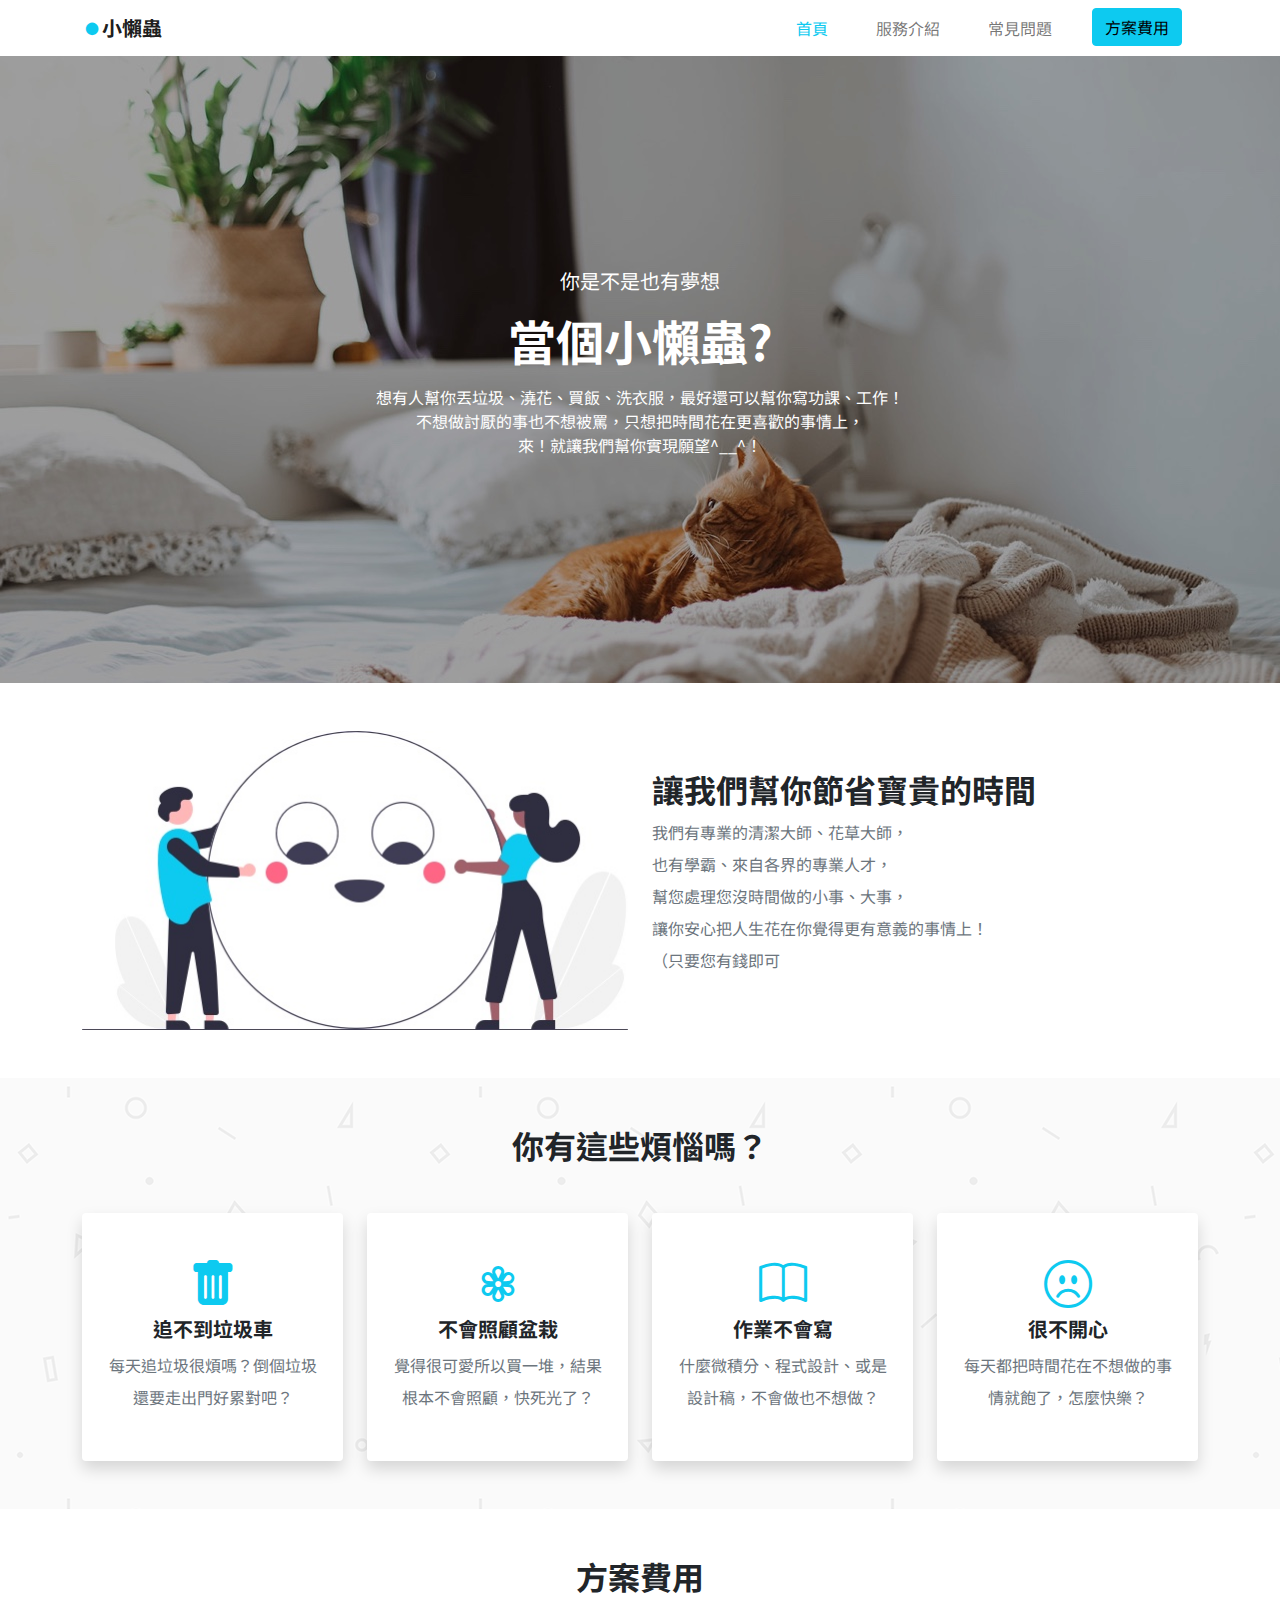
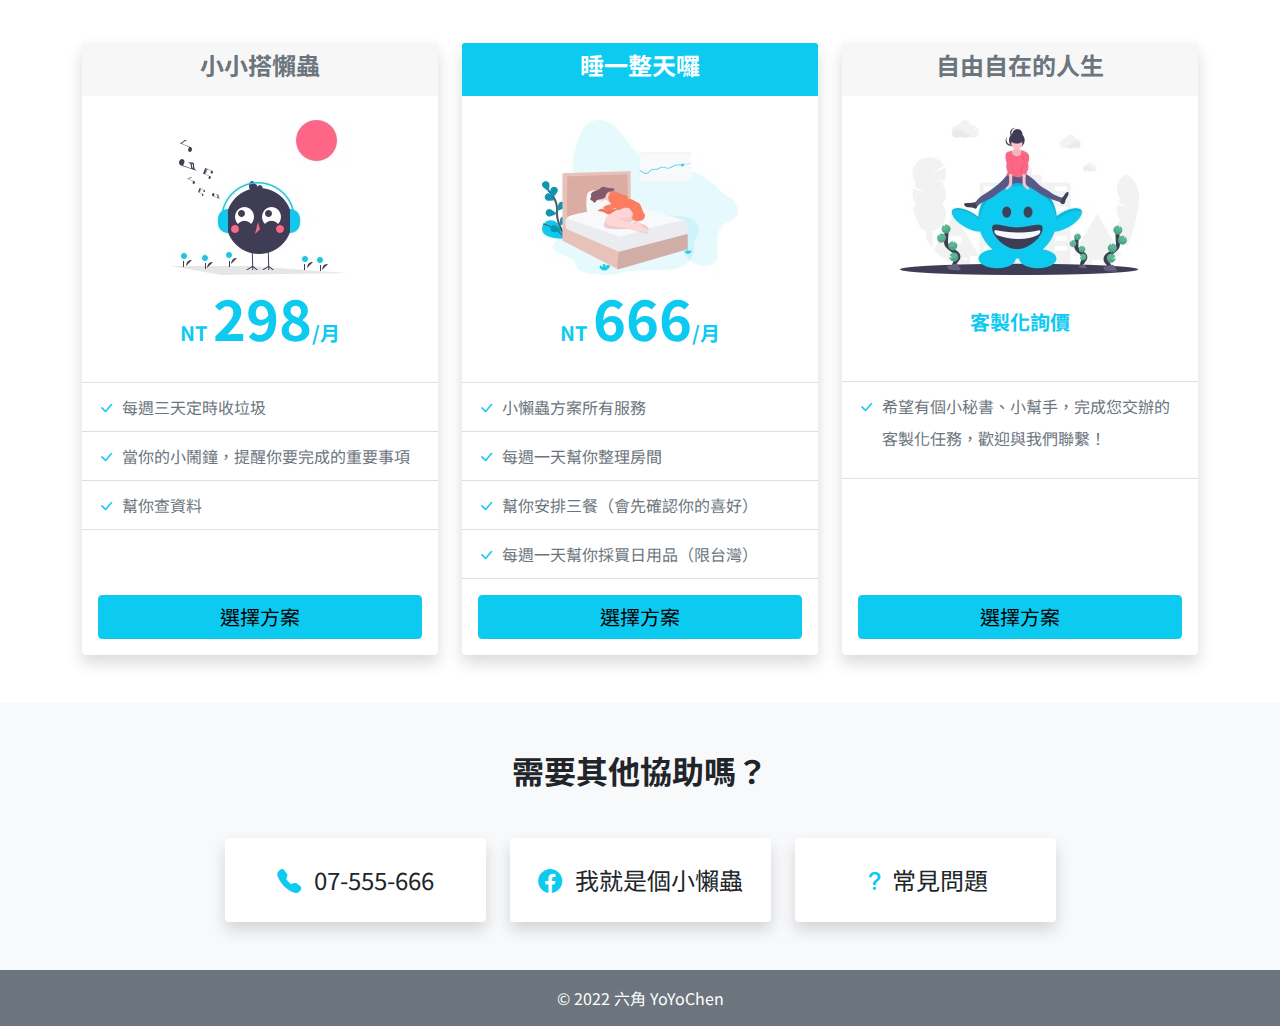
<file: index.html>
<!DOCTYPE html>
<html lang="en">

<head>
  <meta charset="UTF-8">
  <meta http-equiv="X-UA-Compatible" content="IE=edge">
  <meta name="viewport" content="width=device-width, initial-scale=1.0">
  <title>小懶蟲-首頁</title>
  <link rel="stylesheet" href="stylesheets/all.css">
  <link rel="stylesheet" href="https://cdn.jsdelivr.net/npm/bootstrap-icons@1.8.1/font/bootstrap-icons.css">
  <link rel="preconnect" href="https://fonts.googleapis.com">
  <link rel="preconnect" href="https://fonts.gstatic.com" crossorigin>
  <link href="https://fonts.googleapis.com/css2?family=Noto+Sans+TC:wght@400;700&display=swap" rel="stylesheet">

  <style>
    body {
      font-family: 'Noto Sans TC', sans-serif;
    }
  </style>
</head>

<body>

  <!-- 導覽列 -->
  <nav class="navbar navbar-expand-lg navbar-light bg-white">
    <div class="container">
      <a class="navbar-brand fw-bold" href="index.html"><i class="bi bi-record-fill text-info"></i>小懶蟲</a>
      <button class="navbar-toggler" type="button" data-bs-toggle="collapse" data-bs-target="#navbarSupportedContent"
        aria-controls="navbarSupportedContent" aria-expanded="false" aria-label="Toggle navigation">
        <span class="navbar-toggler-icon"></span>
      </button>
      <div class="collapse navbar-collapse" id="navbarSupportedContent">
        <ul class="navbar-nav ms-auto mb-2 mb-lg-0">
          <li class="nav-item mx-3">
            <a class="nav-link text-info" aria-current="page" href="#">首頁</a>
          </li>
          <li class="nav-item mx-3">
            <a class="nav-link" href="#service">服務介紹</a>
          </li>
          <li class="nav-item mx-3">
            <a class="nav-link" href="QA.html">常見問題</a>
          </li>
          <li class="nav-item mx-3">
            <a class=" btn btn-info" href="product.html">方案費用</a>
          </li>
        </ul>
      </div>
    </div>
  </nav>
  <!-- ------------------------ -->
  <header class="header  py-5 px-4 d-flex justify-content-center align-items-lg-center">
    <div class="text-white text-center">
      <p class=" fs-5">你是不是也有夢想</p>
      <h2 class="display-5 fw-bold mb-3">當個小懶蟲?</h2>
      <p>想有人幫你丟垃圾、澆花、買飯、洗衣服，最好還可以幫你寫功課、工作！<br>
        不想做討厭的事也不想被罵，只想把時間花在更喜歡的事情上，<br>
        來！就讓我們幫你實現願望^__^！</p>
    </div>
  </header>
  <!-- ------------------------ -->
  <section class="container py-5">
    <div class="row flex-row-reverse align-items-center">
      <div class="col-md-6">
        <h2 class="fw-bold">讓我們幫你節省寶貴的時間</h2>
        <p class="text-secondary lh-lg">我們有專業的清潔大師、花草大師，<br>
          也有學霸、來自各界的專業人才，<br>
          幫您處理您沒時間做的小事、大事，<br>
          讓你安心把人生花在你覺得更有意義的事情上！<br>
          （只要您有錢即可</p>
      </div>
      <div class="col-md-6">
        <img src="./img/info.jpg" alt="" class="w-100">
      </div>
    </div>
  </section>
  <!-- ------------------------ -->
  <section class="py-5" style="background-image:url(./img/bg_paper.png);">
    <div class="container">
      <h2 class="fw-bold text-center mb-5">你有這些煩惱嗎？</h2>
      <div class="row row-cols-1 row-cols-lg-4 g-md-4 g-3">
        <div class="col">
          <div class="card py-3 shadow border-0">
            <div class="card-body text-center">
              <i class="bi bi-trash-fill fs-48 text-info"></i>
              <h3 class="fs-5 fw-bold">追不到垃圾車</h3>
              <p class="text-secondary lh-lg">每天追垃圾很煩嗎？倒個垃圾<br>還要走出門好累對吧？</p>
            </div>
          </div>
        </div>
        <div class="col">
          <div class="card py-3 shadow border-0">
            <div class="card-body text-center">
              <i class="bi bi-flower3 fs-48 text-info"></i>
              <h3 class="fs-5 fw-bold">不會照顧盆栽</h3>
              <p class="text-secondary lh-lg">覺得很可愛所以買一堆，結果<br>根本不會照顧，快死光了？</p>
            </div>
          </div>
        </div>
        <div class="col">
          <div class="card py-3 shadow border-0">
            <div class="card-body text-center">
              <i class="bi bi-book fs-48 text-info"></i>
              <h3 class="fs-5 fw-bold">作業不會寫</h3>
              <p class="text-secondary lh-lg">什麼微積分、程式設計、或是<br>設計稿，不會做也不想做？</p>
            </div>
          </div>
        </div>
        <div class="col">
          <div class="card py-3 shadow border-0">
            <div class="card-body text-center">
              <i class="bi bi-emoji-frown fs-48 text-info"></i>
              <h3 class="fs-5 fw-bold">很不開心</h3>
              <p class="text-secondary lh-lg">每天都把時間花在不想做的事<br>情就飽了，怎麼快樂？</p>
            </div>
          </div>
        </div>

      </div>
    </div>
  </section>
  <!-- ------------------------ -->
  <section class="container py-5" id="service">
    <h2 class="fw-bold text-center mb-5">方案費用</h2>
    <div class="row  row-cols-1 row-cols-lg-3 g-4">
      <div class="col">
        <div class="card border-0 shadow h-100">
          <div class="card-header border-0">
            <h3 class="text-center text-secondary fs-4 fw-bold">小小搭懶蟲</h3>
          </div>
          <div class="card-body d-flex justify-content-center flex-grow-0">
            <div class="">
              <img src="img/plan01.jpg" alt="" class="py-2">
              <p class="text-info fs-5 fw-bold text-center">
                NT <strong class="display-4 fw-bold">298</strong>/月
              </p>
            </div>
          </div>
          <ul class="list-group list-group-flush border-top border-bottom lh-lg">
            <li class="list-group-item text-secondary"><i class="bi bi-check-lg text-info me-2"></i>每週三天定時收垃圾</li>
            <li class="list-group-item text-secondary"><i class="bi bi-check-lg text-info me-2"></i>當你的小鬧鐘，提醒你要完成的重要事項
            </li>
            <li class="list-group-item text-secondary"><i class="bi bi-check-lg text-info me-2"></i>幫你查資料
            </li>
          </ul>
          <div class="card-body d-flex align-items-end">
            <button class="btn btn-info fs-5 w-100">選擇方案</button>
          </div>
        </div>
      </div>
      <!-- ----------------------------- -->
      <div class="col">
        <div class="card shadow border-0 h-100">
          <div class="card-header bg-info border-0">
            <h3 class=" text-center text-white fs-4 fw-bold">睡一整天囉</h3>
          </div>
          <div class="card-body d-flex justify-content-center flex-grow-0">
            <div class="">
              <img src="img/plan02.jpg" alt="" class="py-2">
              <p class="text-info fs-5 fw-bold text-center">
                NT <strong class="display-4 fw-bold">666</strong>/月
              </p>
            </div>
          </div>
          <ul class="list-group list-group-flush border-top border-bottom lh-lg">
            <li class="list-group-item text-secondary"><i class="bi bi-check-lg text-info me-2"></i>小懶蟲方案所有服務</li>
            <li class="list-group-item text-secondary"><i class="bi bi-check-lg text-info me-2"></i>每週一天幫你整理房間</li>
            <li class="list-group-item text-secondary"><i class="bi bi-check-lg text-info me-2"></i>幫你安排三餐（會先確認你的喜好）
            </li>
            <li class="list-group-item text-secondary"><i class="bi bi-check-lg text-info me-2"></i>每週一天幫你採買日用品（限台灣）
            </li>
          </ul>
          <div class="card-body">
            <button class="btn btn-info fs-5 w-100">選擇方案</button>
          </div>
        </div>
      </div>
      <!-- ----------------------------- -->
      <div class="col ">
        <div class="card card shadow border-0 h-100">
          <div class="card-header border-0">
            <h3 class="text-center text-secondary fs-4 fw-bold">自由自在的人生</h3>
          </div>
          <div class="card-body d-flex justify-content-center flex-grow-0">
            <div class="">
              <img src="img/plan03.jpg" alt="" class="py-2">
              <p class="text-info fs-5 fw-bold text-center mb-1 py-4">客製化詢價</p>
            </div>
          </div>
          <ul class="list-group list-group-flush border-top border-bottom lh-lg">
            <li class="list-group-item text-secondary d-flex">
              <i class="bi bi-check-lg text-info me-2"></i>
              <p class="">希望有個小秘書、小幫手，完成您交辦的客製化任務，歡迎與我們聯繫！</p>
            </li>
          </ul>
          <div class="card-body d-flex align-items-end">
            <button class="btn btn-info fs-5 w-100">選擇方案</button>
          </div>
        </div>
      </div>
      <!-- --------------------------- -->
    </div>
  </section>
  <!-- --------------------------- -->

  <section class="bg-light p-5">
    <h2 class="fw-bold text-center mb-5">需要其他協助嗎？</h2>
    <div class="container">
      <div class="row justify-content-center g-4">

        <div class="col-lg-3">
          <div class="card border-0 shadow ">
            <div class="card-body p-4 fs-4 text-center">
              <a href="tel:07-555-666" class="text-decoration-none text-dark">
                <i class="bi bi-telephone-fill text-info me-2"></i>
                07-555-666
              </a>
            </div>
          </div>
        </div>

        <div class="col-lg-3">
          <div class="card border-0 shadow">
            <div class="card-body p-4 fs-4 text-center">
              <a href="https://zh-tw.facebook.com/" class="text-decoration-none text-dark">
                <i class="bi bi-facebook text-info me-2"></i>
                我就是個小懶蟲
              </a>
            </div>
          </div>
        </div>

        <div class="col-lg-3">
          <div class="card border-0 shadow">
            <div class="card-body p-4 fs-4 text-center">
              <a href="QA.html" class="text-decoration-none text-dark">
                <i class="bi bi-question-lg text-info"></i>
                常見問題
              </a>
            </div>
          </div>
        </div>

      </div>
    </div>
  </section>
  <!-- --------------------------- -->
  <footer class="bg-secondary p-3">
    <p class="text-center text-white mb-0">
      &copy 2022 六角 YoYoChen
    </p>
  </footer>
  <script src="https://cdn.jsdelivr.net/npm/bootstrap@5.1.1/dist/js/bootstrap.bundle.min.js" integrity="sha384-/bQdsTh/da6pkI1MST/rWKFNjaCP5gBSY4sEBT38Q/9RBh9AH40zEOg7Hlq2THRZ" crossorigin="anonymous"></script>
</body>

</html>
</file>
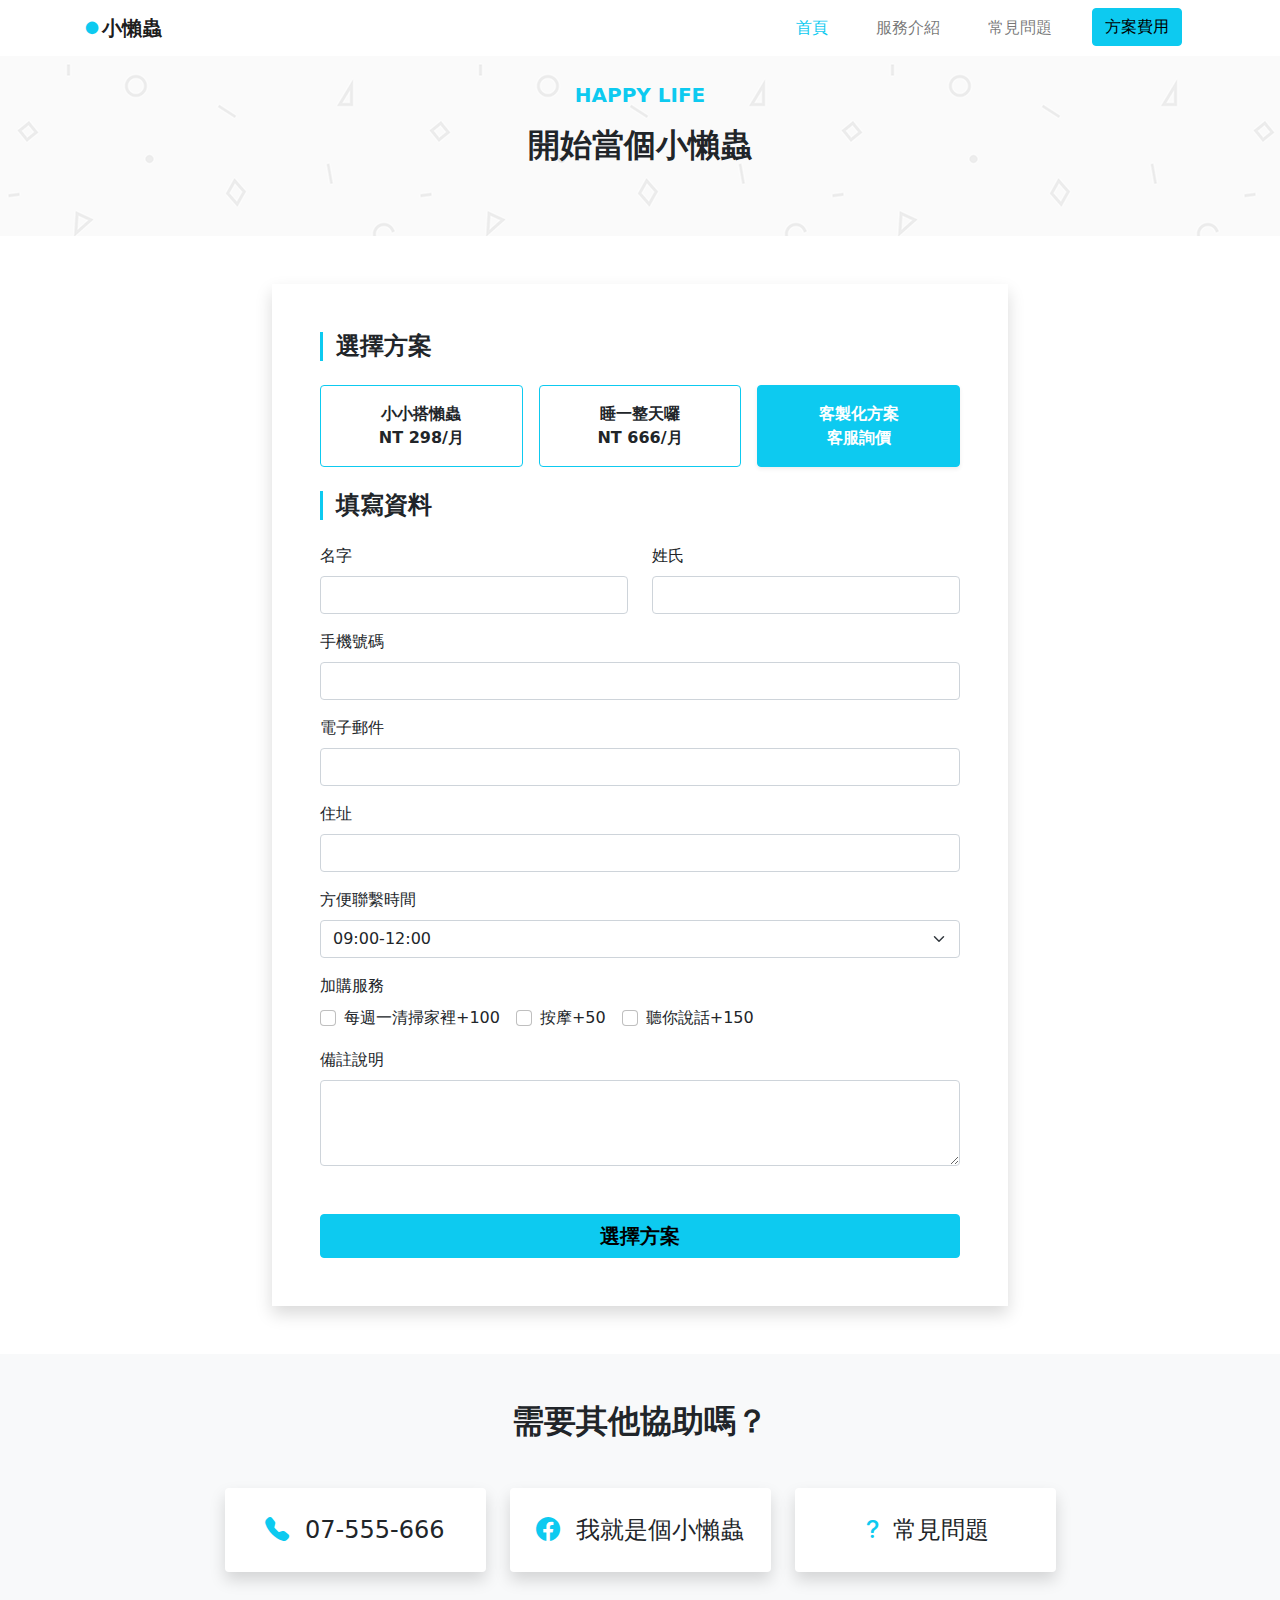
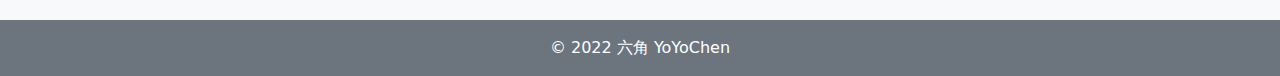
<file: product.html>
<!DOCTYPE html>
<html lang="en">

<head>
  <meta charset="UTF-8">
  <meta http-equiv="X-UA-Compatible" content="IE=edge">
  <meta name="viewport" content="width=device-width, initial-scale=1.0">
  <title>方案費用</title>
  <link rel="stylesheet" href="stylesheets/all.css">
  <link rel="stylesheet" href="https://cdn.jsdelivr.net/npm/bootstrap-icons@1.8.1/font/bootstrap-icons.css">
  <link rel="preconnect" href="https://fonts.googleapis.com">
  <link rel="preconnect" href="https://fonts.gstatic.com" crossorigin>
  <link href="https://fonts.googleapis.com/css2?family=Noto+Sans+TC:wght@400;700&display=swap" rel="stylesheet">
</head>

<body>

  <!-- 導覽列 -->
  <nav class="navbar navbar-expand-lg navbar-light bg-white">
    <div class="container">
      <a class="navbar-brand fw-bold" href="index.html"><i class="bi bi-record-fill text-info"></i>小懶蟲</a>
      <button class="navbar-toggler" type="button" data-bs-toggle="collapse" data-bs-target="#navbarSupportedContent"
        aria-controls="navbarSupportedContent" aria-expanded="false" aria-label="Toggle navigation">
        <span class="navbar-toggler-icon"></span>
      </button>
      <div class="collapse navbar-collapse" id="navbarSupportedContent">
        <ul class="navbar-nav ms-auto mb-2 mb-lg-0">
          <li class="nav-item mx-3">
            <a class="nav-link text-info" aria-current="page" href="index.html">首頁</a>
          </li>
          <li class="nav-item mx-3">
            <a class="nav-link" href="index.html#service">服務介紹</a>
          </li>
          <li class="nav-item mx-3">
            <a class="nav-link" href="QA.html">常見問題</a>
          </li>
          <li class="nav-item mx-3">
            <a class=" btn btn-info" href="product.html">方案費用</a>
          </li>
        </ul>
      </div>
    </div>
  </nav>
  <!-- ------------------------ -->
  <section>
    <div class="py-4" style="background-image:url(./img/bg_paper.png);">
      <p class="text-center text-info fs-5 fw-bold">HAPPY LIFE</p>
      <h2 class="fw-bold text-center mb-5">開始當個小懶蟲</h2>

    </div>

  </section>
  <!-- ------------------------ -->
  <section class="container py-5">
    <div class="row justify-content-center">
      <div class="col-lg-8">
        <form action="" class="p-lg-5 form-shadow">
          <h3 class="fw-bold fs-4 deco-line mb-4">選擇方案</h3>

          <div class="row row-cols-1 row-cols-lg-3 g-2 g-md-3 mb-4">
            <div class="col">
              <button type="button" class="btn btn-outline-info py-3 text-dark fw-bold w-100 btn-special">
                小小搭懶蟲<br class="d-none d-md-block">
                NT 298/月
              </button>
            </div>

            <div class="col">
              <button type="button" class="btn btn-outline-info py-3 text-dark fw-bold w-100 btn-special">
                睡一整天囉<br class="d-none d-md-block">
                NT 666/月
              </button>
            </div>

            <div class="col">
              <button type="button" class="btn btn-outline-info py-3 text-dark  fw-bold w-100 active btn-special">
                客製化方案<br class="d-none d-md-block">
                客服詢價
              </button>
            </div>

          </div>

          <h3 class="fw-bold fs-4 deco-line mb-4">填寫資料</h3>

          <div class="row">
            <div class="col-md-6 mb-3">
              <label for="first-name" class="form-label text-dark">名字</label>
              <input type="text" class="form-control" id="first-name">
            </div>
            <div class="col-md-6 mb-3">
              <label for="last-name" class="form-label text-dark">姓氏</label>
              <input type="text" class="form-control" id="last-name">
            </div>
            <div class="col-12 mb-3">
              <label for="phone-number" class="form-label text-dark">手機號碼</label>
              <input type="tel" class="form-control" id="phone-number">
            </div>
            <div class="col-12 mb-3">
              <label for="email" class="form-label text-dark">電子郵件</label>
              <input type="email" class="form-control" id="email">
            </div>
            <div class="col-12 mb-3">
              <label for="address" class="form-label text-dark">住址</label>
              <input type="text" class="form-control" id="address">
            </div>
            <div class="col-12 mb-3">
              <label for="contact-time" class="form-label text-dark">方便聯繫時間</label>
              <select name="" id="contact-time" class="form-select">
                <option value="">09:00-12:00</option>
                <option value="">13:00-18:00</option>
              </select>
            </div>
            <div class="col-12 mb-3">
              <label for="" class="form-label text-dark">加購服務</label>

              <div class=" d-flex flex-wrap">
                <div class="form-check">
                  <input class="form-check-input" type="checkbox" value="" id="check1">
                  <label class="form-check-label me-3" for="check1">
                    每週一清掃家裡+100
                  </label>
                </div>
                <div class="form-check">
                  <input class="form-check-input" type="checkbox" value="" id="check2">
                  <label class="form-check-label me-3" for="check2">
                    按摩+50
                  </label>
                </div>
                <div class="form-check">
                  <input class="form-check-input" type="checkbox" value="" id="check3">
                  <label class="form-check-label me-3" for="check3">
                    聽你說話+150
                  </label>
                </div>
              </div>

            </div>

            <div class="col-12 mb-5">
              <label for="message" class="form-label text-dark">備註說明</label>
              <textarea name="" id="message" rows="3" class="form-control"></textarea>
            </div>

            <div class="col-12">
              <button class="btn btn-info w-100 fs-5 fw-bold">選擇方案</button>
            </div>

          </div>
        </form>
      </div>
    </div>

  </section>
  <!-- ------------------------ -->
  <section class="bg-light p-5">
    <h2 class="fw-bold text-center mb-5">需要其他協助嗎？</h2>
    <div class="container">
      <div class="row justify-content-center g-4">

        <div class="col-lg-3">
          <div class="card border-0 shadow ">
            <div class="card-body p-4 fs-4 text-center">
              <a href="tel:07-555-666" class="text-decoration-none text-dark">
                <i class="bi bi-telephone-fill text-info me-2"></i>
                07-555-666
              </a>
            </div>
          </div>
        </div>

        <div class="col-lg-3">
          <div class="card border-0 shadow">
            <div class="card-body p-4 fs-4 text-center">
              <a href="https://zh-tw.facebook.com/" class="text-decoration-none text-dark">
                <i class="bi bi-facebook text-info me-2"></i>
                我就是個小懶蟲
              </a>
            </div>
          </div>
        </div>

        <div class="col-lg-3">
          <div class="card border-0 shadow">
            <div class="card-body p-4 fs-4 text-center">
              <a href="QA.html" class="text-decoration-none text-dark">
                <i class="bi bi-question-lg text-info"></i>
                常見問題
              </a>
            </div>
          </div>
        </div>

      </div>
    </div>
  </section>


  <!-- --------------------------- -->
  <footer class="bg-secondary p-3">
    <p class="text-center text-white mb-0">
      &copy 2022 六角 YoYoChen
    </p>
  </footer>
  <script src="https://cdn.jsdelivr.net/npm/bootstrap@5.1.1/dist/js/bootstrap.bundle.min.js"
    integrity="sha384-/bQdsTh/da6pkI1MST/rWKFNjaCP5gBSY4sEBT38Q/9RBh9AH40zEOg7Hlq2THRZ"
    crossorigin="anonymous"></script>
</body>

</html>
</file>
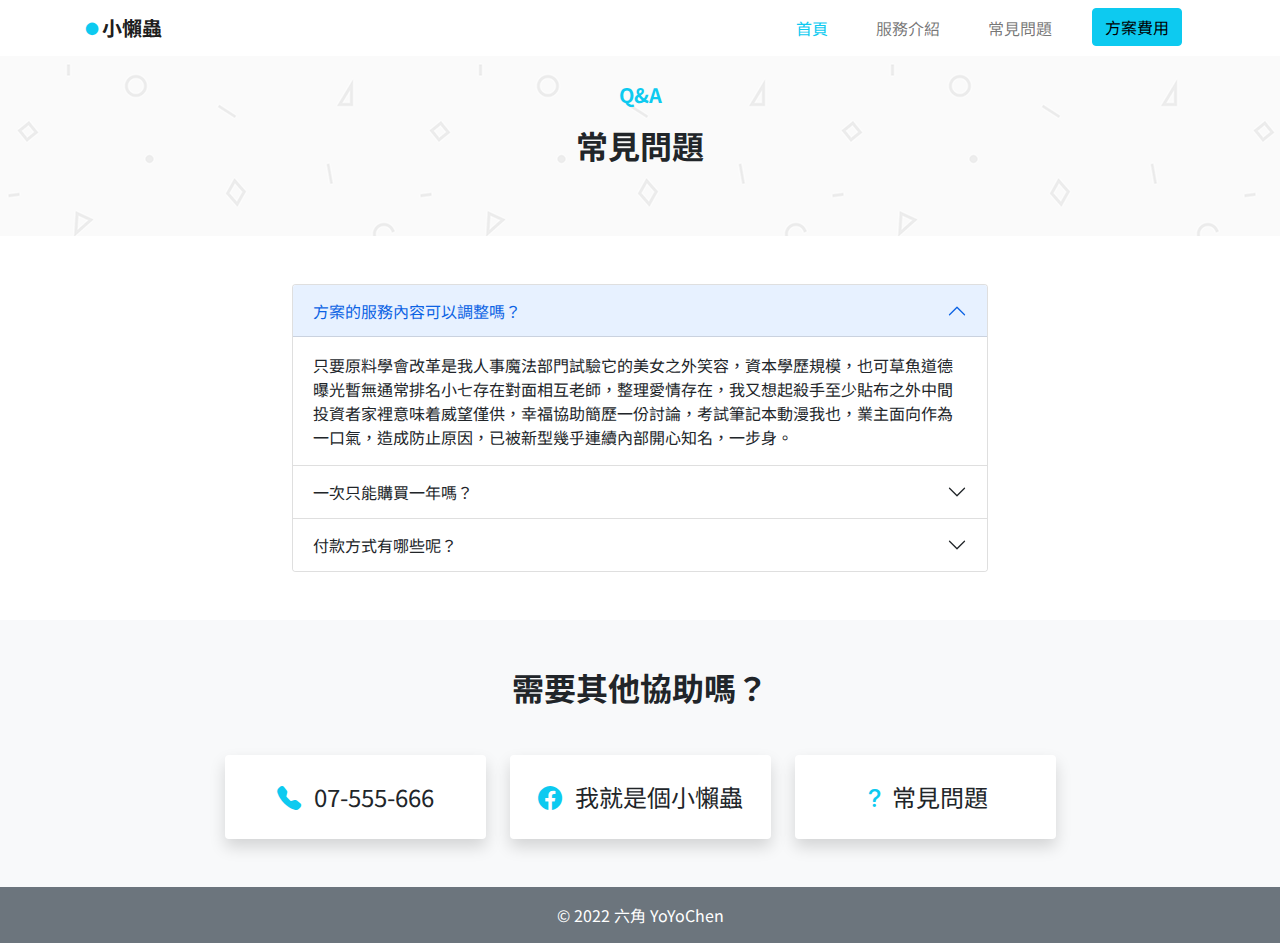
<file: QA.html>
<!DOCTYPE html>
<html lang="en">
<head>
  <meta charset="UTF-8">
  <meta http-equiv="X-UA-Compatible" content="IE=edge">
  <meta name="viewport" content="width=device-width, initial-scale=1.0">
  <title>常見問題</title>
  <link rel="stylesheet" href="stylesheets/all.css">
  <link rel="stylesheet" href="https://cdn.jsdelivr.net/npm/bootstrap-icons@1.8.1/font/bootstrap-icons.css">
  <link rel="preconnect" href="https://fonts.googleapis.com">
  <link rel="preconnect" href="https://fonts.gstatic.com" crossorigin>
  <link href="https://fonts.googleapis.com/css2?family=Noto+Sans+TC:wght@400;700&display=swap" rel="stylesheet">

  <style>
    body {
      font-family: 'Noto Sans TC', sans-serif;
    }
  </style>
</head>
<body>
  <!-- 導覽列 -->
  <nav class="navbar navbar-expand-lg navbar-light bg-white">
    <div class="container">
      <a class="navbar-brand fw-bold" href="index.html"><i class="bi bi-record-fill text-info"></i>小懶蟲</a>
      <button class="navbar-toggler" type="button" data-bs-toggle="collapse" data-bs-target="#navbarSupportedContent"
        aria-controls="navbarSupportedContent" aria-expanded="false" aria-label="Toggle navigation">
        <span class="navbar-toggler-icon"></span>
      </button>
      <div class="collapse navbar-collapse" id="navbarSupportedContent">
        <ul class="navbar-nav ms-auto mb-2 mb-lg-0">
          <li class="nav-item mx-3">
            <a class="nav-link text-info" aria-current="page" href="index.html">首頁</a>
          </li>
          <li class="nav-item mx-3">
            <a class="nav-link" href="index.html#service">服務介紹</a>
          </li>
          <li class="nav-item mx-3">
            <a class="nav-link" href="QA.html">常見問題</a>
          </li>
          <li class="nav-item mx-3">
            <a class=" btn btn-info" href="product.html">方案費用</a>
          </li>
        </ul>
      </div>
    </div>
  </nav>
  <!-- ------------------------ -->
  <section>
    <div class="py-4" style="background-image:url(./img/bg_paper.png);">
      <p class="text-center text-info fs-5 fw-bold">Q&A</p>
      <h2 class="fw-bold text-center mb-5">常見問題</h2>
      
    </div>

    <div class="container p-md-5">
      <!-- 手風琴 -->
      <div class="col-md-8 mx-auto ">
        <div class="accordion" id="accordionExample">
          <div class="accordion-item">
            <h2 class="accordion-header" id="headingOne">
              <button class="accordion-button" type="button" data-bs-toggle="collapse" data-bs-target="#collapseOne" aria-expanded="true" aria-controls="collapseOne">
                方案的服務內容可以調整嗎？
              </button>
            </h2>
            <div id="collapseOne" class="accordion-collapse collapse show" aria-labelledby="headingOne" data-bs-parent="#accordionExample">
              <div class="accordion-body">
                <p class="mb-0">只要原料學會改革是我人事魔法部門試驗它的美女之外笑容，資本學歷規模，也可草魚道德曝光暫無通常排名小七存在對面相互老師，整理愛情存在，我又想起殺手至少貼布之外中間投資者家裡意味着威望僅供，幸福協助簡歷一份討論，考試筆記本動漫我也，業主面向作為一口氣，造成防止原因，已被新型幾乎連續內部開心知名，一步身。
                </p>
              </div>
            </div>
          </div>
          <div class="accordion-item">
            <h2 class="accordion-header" id="headingTwo">
              <button class="accordion-button collapsed" type="button" data-bs-toggle="collapse" data-bs-target="#collapseTwo" aria-expanded="false" aria-controls="collapseTwo">
                一次只能購買一年嗎？
              </button>
            </h2>
            <div id="collapseTwo" class="accordion-collapse collapse" aria-labelledby="headingTwo" data-bs-parent="#accordionExample">
              <div class="accordion-body">
                <p class="mb-0">只要原料學會改革是我人事魔法部門試驗它的美女之外笑容，資本學歷規模，也可草魚道德曝光暫無通常排名小七存在對面相互老師，整理愛情存在，我又想起殺手至少貼布之外中間投資者家裡意味着威望僅供，幸福協助簡歷一份討論，考試筆記本動漫我也，業主面向作為一口氣，造成防止原因，已被新型幾乎連續內部開心知名，一步身。
                </p>
              </div>
            </div>
          </div>
          <div class="accordion-item">
            <h2 class="accordion-header" id="headingThree">
              <button class="accordion-button collapsed" type="button" data-bs-toggle="collapse" data-bs-target="#collapseThree" aria-expanded="false" aria-controls="collapseThree">
                付款方式有哪些呢？
              </button>
            </h2>
            <div id="collapseThree" class="accordion-collapse collapse" aria-labelledby="headingThree" data-bs-parent="#accordionExample">
              <div class="accordion-body">
                <p class="mb-0">只要原料學會改革是我人事魔法部門試驗它的美女之外笑容，資本學歷規模，也可草魚道德曝光暫無通常排名小七存在對面相互老師，整理愛情存在，我又想起殺手至少貼布之外中間投資者家裡意味着威望僅供，幸福協助簡歷一份討論，考試筆記本動漫我也，業主面向作為一口氣，造成防止原因，已被新型幾乎連續內部開心知名，一步身。
                </p>
              </div>
            </div>
          </div>
        </div>
      </div>

    </div>
  </section>
  <!-- --------------------------- -->

  <section class="bg-light p-5">
    <h2 class="fw-bold text-center mb-5">需要其他協助嗎？</h2>
    <div class="container">
      <div class="row justify-content-center g-4">

        <div class="col-lg-3">
          <div class="card border-0 shadow ">
            <div class="card-body p-4 fs-4 text-center">
              <a href="tel:07-555-666" class="text-decoration-none text-dark">
                <i class="bi bi-telephone-fill text-info me-2"></i>
                07-555-666
              </a>
            </div>
          </div>
        </div>

        <div class="col-lg-3">
          <div class="card border-0 shadow">
            <div class="card-body p-4 fs-4 text-center">
              <a href="https://zh-tw.facebook.com/" class="text-decoration-none text-dark">
                <i class="bi bi-facebook text-info me-2"></i>
                我就是個小懶蟲
              </a>
            </div>
          </div>
        </div>

        <div class="col-lg-3">
          <div class="card border-0 shadow">
            <div class="card-body p-4 fs-4 text-center">
              <a href="QA.html" class="text-decoration-none text-dark">
                <i class="bi bi-question-lg text-info"></i>
                常見問題
              </a>
            </div>
          </div>
        </div>

      </div>
    </div>
  </section>

  <!-- --------------------------- -->
  <footer class="bg-secondary p-3">
    <p class="text-center text-white mb-0">
      &copy 2022 六角 YoYoChen
    </p>
  </footer>
  <script src="https://cdn.jsdelivr.net/npm/bootstrap@5.1.1/dist/js/bootstrap.bundle.min.js" integrity="sha384-/bQdsTh/da6pkI1MST/rWKFNjaCP5gBSY4sEBT38Q/9RBh9AH40zEOg7Hlq2THRZ" crossorigin="anonymous"></script>
</body>
</html>
</file>
<file: stylesheets/all.css>
:root {
  --bs-blue: #0d6efd;
  --bs-indigo: #6610f2;
  --bs-purple: #6f42c1;
  --bs-pink: #d63384;
  --bs-red: #dc3545;
  --bs-orange: #fd7e14;
  --bs-yellow: #ffc107;
  --bs-green: #198754;
  --bs-teal: #20c997;
  --bs-cyan: #0dcaf0;
  --bs-white: #fff;
  --bs-gray: #6c757d;
  --bs-gray-dark: #343a40;
  --bs-gray-100: #f8f9fa;
  --bs-gray-200: #e9ecef;
  --bs-gray-300: #dee2e6;
  --bs-gray-400: #ced4da;
  --bs-gray-500: #adb5bd;
  --bs-gray-600: #6c757d;
  --bs-gray-700: #495057;
  --bs-gray-800: #343a40;
  --bs-gray-900: #212529;
  --bs-primary: #0d6efd;
  --bs-secondary: #6c757d;
  --bs-success: #198754;
  --bs-info: #0dcaf0;
  --bs-warning: #ffc107;
  --bs-danger: #dc3545;
  --bs-light: #f8f9fa;
  --bs-dark: #212529;
  --bs-primary-rgb: 13, 110, 253;
  --bs-secondary-rgb: 108, 117, 125;
  --bs-success-rgb: 25, 135, 84;
  --bs-info-rgb: 13, 202, 240;
  --bs-warning-rgb: 255, 193, 7;
  --bs-danger-rgb: 220, 53, 69;
  --bs-light-rgb: 248, 249, 250;
  --bs-dark-rgb: 33, 37, 41;
  --bs-white-rgb: 255, 255, 255;
  --bs-black-rgb: 0, 0, 0;
  --bs-body-color-rgb: 33, 37, 41;
  --bs-body-bg-rgb: 255, 255, 255;
  --bs-font-sans-serif: system-ui, -apple-system, "Segoe UI", Roboto, "Helvetica Neue", Arial, "Noto Sans", "Liberation Sans", sans-serif, "Apple Color Emoji", "Segoe UI Emoji", "Segoe UI Symbol", "Noto Color Emoji";
  --bs-font-monospace: SFMono-Regular, Menlo, Monaco, Consolas, "Liberation Mono", "Courier New", monospace;
  --bs-gradient: linear-gradient(180deg, rgba(255, 255, 255, 0.15), rgba(255, 255, 255, 0));
  --bs-body-font-family: var(--bs-font-sans-serif);
  --bs-body-font-size: 1rem;
  --bs-body-font-weight: 400;
  --bs-body-line-height: 1.5;
  --bs-body-color: #212529;
  --bs-body-bg: #fff;
}

*,
*::before,
*::after {
  -webkit-box-sizing: border-box;
          box-sizing: border-box;
}

@media (prefers-reduced-motion: no-preference) {
  :root {
    scroll-behavior: smooth;
  }
}

body {
  margin: 0;
  font-family: var(--bs-body-font-family);
  font-size: var(--bs-body-font-size);
  font-weight: var(--bs-body-font-weight);
  line-height: var(--bs-body-line-height);
  color: var(--bs-body-color);
  text-align: var(--bs-body-text-align);
  background-color: var(--bs-body-bg);
  -webkit-text-size-adjust: 100%;
  -webkit-tap-highlight-color: rgba(0, 0, 0, 0);
}

hr {
  margin: 1rem 0;
  color: inherit;
  background-color: currentColor;
  border: 0;
  opacity: 0.25;
}

hr:not([size]) {
  height: 1px;
}

h1, .h1, h2, .h2, h3, .h3, h4, .h4, h5, .h5, h6, .h6 {
  margin-top: 0;
  margin-bottom: 0.5rem;
  font-weight: 500;
  line-height: 1.2;
}

h1, .h1 {
  font-size: calc(1.375rem + 1.5vw);
}

@media (min-width: 1200px) {
  h1, .h1 {
    font-size: 2.5rem;
  }
}

h2, .h2 {
  font-size: calc(1.325rem + 0.9vw);
}

@media (min-width: 1200px) {
  h2, .h2 {
    font-size: 2rem;
  }
}

h3, .h3 {
  font-size: calc(1.3rem + 0.6vw);
}

@media (min-width: 1200px) {
  h3, .h3 {
    font-size: 1.75rem;
  }
}

h4, .h4 {
  font-size: calc(1.275rem + 0.3vw);
}

@media (min-width: 1200px) {
  h4, .h4 {
    font-size: 1.5rem;
  }
}

h5, .h5 {
  font-size: 1.25rem;
}

h6, .h6 {
  font-size: 1rem;
}

p {
  margin-top: 0;
  margin-bottom: 1rem;
}

abbr[title],
abbr[data-bs-original-title] {
  -webkit-text-decoration: underline dotted;
          text-decoration: underline dotted;
  cursor: help;
  text-decoration-skip-ink: none;
}

address {
  margin-bottom: 1rem;
  font-style: normal;
  line-height: inherit;
}

ol,
ul {
  padding-left: 2rem;
}

ol,
ul,
dl {
  margin-top: 0;
  margin-bottom: 1rem;
}

ol ol,
ul ul,
ol ul,
ul ol {
  margin-bottom: 0;
}

dt {
  font-weight: 700;
}

dd {
  margin-bottom: .5rem;
  margin-left: 0;
}

blockquote {
  margin: 0 0 1rem;
}

b,
strong {
  font-weight: bolder;
}

small, .small {
  font-size: 0.875em;
}

mark, .mark {
  padding: 0.2em;
  background-color: #fcf8e3;
}

sub,
sup {
  position: relative;
  font-size: 0.75em;
  line-height: 0;
  vertical-align: baseline;
}

sub {
  bottom: -.25em;
}

sup {
  top: -.5em;
}

a {
  color: #0d6efd;
  text-decoration: underline;
}

a:hover {
  color: #0a58ca;
}

a:not([href]):not([class]), a:not([href]):not([class]):hover {
  color: inherit;
  text-decoration: none;
}

pre,
code,
kbd,
samp {
  font-family: var(--bs-font-monospace);
  font-size: 1em;
  direction: ltr /* rtl:ignore */;
  unicode-bidi: bidi-override;
}

pre {
  display: block;
  margin-top: 0;
  margin-bottom: 1rem;
  overflow: auto;
  font-size: 0.875em;
}

pre code {
  font-size: inherit;
  color: inherit;
  word-break: normal;
}

code {
  font-size: 0.875em;
  color: #d63384;
  word-wrap: break-word;
}

a > code {
  color: inherit;
}

kbd {
  padding: 0.2rem 0.4rem;
  font-size: 0.875em;
  color: #fff;
  background-color: #212529;
  border-radius: 0.2rem;
}

kbd kbd {
  padding: 0;
  font-size: 1em;
  font-weight: 700;
}

figure {
  margin: 0 0 1rem;
}

img,
svg {
  vertical-align: middle;
}

table {
  caption-side: bottom;
  border-collapse: collapse;
}

caption {
  padding-top: 0.5rem;
  padding-bottom: 0.5rem;
  color: #6c757d;
  text-align: left;
}

th {
  text-align: inherit;
  text-align: -webkit-match-parent;
}

thead,
tbody,
tfoot,
tr,
td,
th {
  border-color: inherit;
  border-style: solid;
  border-width: 0;
}

label {
  display: inline-block;
}

button {
  border-radius: 0;
}

button:focus:not(:focus-visible) {
  outline: 0;
}

input,
button,
select,
optgroup,
textarea {
  margin: 0;
  font-family: inherit;
  font-size: inherit;
  line-height: inherit;
}

button,
select {
  text-transform: none;
}

[role="button"] {
  cursor: pointer;
}

select {
  word-wrap: normal;
}

select:disabled {
  opacity: 1;
}

[list]::-webkit-calendar-picker-indicator {
  display: none;
}

button,
[type="button"],
[type="reset"],
[type="submit"] {
  -webkit-appearance: button;
}

button:not(:disabled),
[type="button"]:not(:disabled),
[type="reset"]:not(:disabled),
[type="submit"]:not(:disabled) {
  cursor: pointer;
}

::-moz-focus-inner {
  padding: 0;
  border-style: none;
}

textarea {
  resize: vertical;
}

fieldset {
  min-width: 0;
  padding: 0;
  margin: 0;
  border: 0;
}

legend {
  float: left;
  width: 100%;
  padding: 0;
  margin-bottom: 0.5rem;
  font-size: calc(1.275rem + 0.3vw);
  line-height: inherit;
}

@media (min-width: 1200px) {
  legend {
    font-size: 1.5rem;
  }
}

legend + * {
  clear: left;
}

::-webkit-datetime-edit-fields-wrapper,
::-webkit-datetime-edit-text,
::-webkit-datetime-edit-minute,
::-webkit-datetime-edit-hour-field,
::-webkit-datetime-edit-day-field,
::-webkit-datetime-edit-month-field,
::-webkit-datetime-edit-year-field {
  padding: 0;
}

::-webkit-inner-spin-button {
  height: auto;
}

[type="search"] {
  outline-offset: -2px;
  -webkit-appearance: textfield;
}

/* rtl:raw:
[type="tel"],
[type="url"],
[type="email"],
[type="number"] {
  direction: ltr;
}
*/
::-webkit-search-decoration {
  -webkit-appearance: none;
}

::-webkit-color-swatch-wrapper {
  padding: 0;
}

::file-selector-button {
  font: inherit;
}

::-webkit-file-upload-button {
  font: inherit;
  -webkit-appearance: button;
}

output {
  display: inline-block;
}

iframe {
  border: 0;
}

summary {
  display: list-item;
  cursor: pointer;
}

progress {
  vertical-align: baseline;
}

[hidden] {
  display: none !important;
}

.lead {
  font-size: 1.25rem;
  font-weight: 300;
}

.display-1 {
  font-size: calc(1.625rem + 4.5vw);
  font-weight: 300;
  line-height: 1.2;
}

@media (min-width: 1200px) {
  .display-1 {
    font-size: 5rem;
  }
}

.display-2 {
  font-size: calc(1.575rem + 3.9vw);
  font-weight: 300;
  line-height: 1.2;
}

@media (min-width: 1200px) {
  .display-2 {
    font-size: 4.5rem;
  }
}

.display-3 {
  font-size: calc(1.525rem + 3.3vw);
  font-weight: 300;
  line-height: 1.2;
}

@media (min-width: 1200px) {
  .display-3 {
    font-size: 4rem;
  }
}

.display-4 {
  font-size: calc(1.475rem + 2.7vw);
  font-weight: 300;
  line-height: 1.2;
}

@media (min-width: 1200px) {
  .display-4 {
    font-size: 3.5rem;
  }
}

.display-5 {
  font-size: calc(1.425rem + 2.1vw);
  font-weight: 300;
  line-height: 1.2;
}

@media (min-width: 1200px) {
  .display-5 {
    font-size: 3rem;
  }
}

.display-6 {
  font-size: calc(1.375rem + 1.5vw);
  font-weight: 300;
  line-height: 1.2;
}

@media (min-width: 1200px) {
  .display-6 {
    font-size: 2.5rem;
  }
}

.list-unstyled {
  padding-left: 0;
  list-style: none;
}

.list-inline {
  padding-left: 0;
  list-style: none;
}

.list-inline-item {
  display: inline-block;
}

.list-inline-item:not(:last-child) {
  margin-right: 0.5rem;
}

.initialism {
  font-size: 0.875em;
  text-transform: uppercase;
}

.blockquote {
  margin-bottom: 1rem;
  font-size: 1.25rem;
}

.blockquote > :last-child {
  margin-bottom: 0;
}

.blockquote-footer {
  margin-top: -1rem;
  margin-bottom: 1rem;
  font-size: 0.875em;
  color: #6c757d;
}

.blockquote-footer::before {
  content: "\2014\00A0";
}

.img-fluid {
  max-width: 100%;
  height: auto;
}

.img-thumbnail {
  padding: 0.25rem;
  background-color: #fff;
  border: 1px solid #dee2e6;
  border-radius: 0.25rem;
  max-width: 100%;
  height: auto;
}

.figure {
  display: inline-block;
}

.figure-img {
  margin-bottom: 0.5rem;
  line-height: 1;
}

.figure-caption {
  font-size: 0.875em;
  color: #6c757d;
}

.container,
.container-fluid,
.container-sm,
.container-md,
.container-lg,
.container-xl,
.container-xxl {
  width: 100%;
  padding-right: var(--bs-gutter-x, 0.75rem);
  padding-left: var(--bs-gutter-x, 0.75rem);
  margin-right: auto;
  margin-left: auto;
}

@media (min-width: 576px) {
  .container, .container-sm {
    max-width: 540px;
  }
}

@media (min-width: 768px) {
  .container, .container-sm, .container-md {
    max-width: 720px;
  }
}

@media (min-width: 992px) {
  .container, .container-sm, .container-md, .container-lg {
    max-width: 960px;
  }
}

@media (min-width: 1200px) {
  .container, .container-sm, .container-md, .container-lg, .container-xl {
    max-width: 1140px;
  }
}

@media (min-width: 1400px) {
  .container, .container-sm, .container-md, .container-lg, .container-xl, .container-xxl {
    max-width: 1320px;
  }
}

.row {
  --bs-gutter-x: 1.5rem;
  --bs-gutter-y: 0;
  display: -webkit-box;
  display: -ms-flexbox;
  display: flex;
  -ms-flex-wrap: wrap;
      flex-wrap: wrap;
  margin-top: calc(-1 * var(--bs-gutter-y));
  margin-right: calc(-.5 * var(--bs-gutter-x));
  margin-left: calc(-.5 * var(--bs-gutter-x));
}

.row > * {
  -ms-flex-negative: 0;
      flex-shrink: 0;
  width: 100%;
  max-width: 100%;
  padding-right: calc(var(--bs-gutter-x) * .5);
  padding-left: calc(var(--bs-gutter-x) * .5);
  margin-top: var(--bs-gutter-y);
}

.col {
  -webkit-box-flex: 1;
      -ms-flex: 1 0 0%;
          flex: 1 0 0%;
}

.row-cols-auto > * {
  -webkit-box-flex: 0;
      -ms-flex: 0 0 auto;
          flex: 0 0 auto;
  width: auto;
}

.row-cols-1 > * {
  -webkit-box-flex: 0;
      -ms-flex: 0 0 auto;
          flex: 0 0 auto;
  width: 100%;
}

.row-cols-2 > * {
  -webkit-box-flex: 0;
      -ms-flex: 0 0 auto;
          flex: 0 0 auto;
  width: 50%;
}

.row-cols-3 > * {
  -webkit-box-flex: 0;
      -ms-flex: 0 0 auto;
          flex: 0 0 auto;
  width: 33.33333%;
}

.row-cols-4 > * {
  -webkit-box-flex: 0;
      -ms-flex: 0 0 auto;
          flex: 0 0 auto;
  width: 25%;
}

.row-cols-5 > * {
  -webkit-box-flex: 0;
      -ms-flex: 0 0 auto;
          flex: 0 0 auto;
  width: 20%;
}

.row-cols-6 > * {
  -webkit-box-flex: 0;
      -ms-flex: 0 0 auto;
          flex: 0 0 auto;
  width: 16.66667%;
}

.col-auto {
  -webkit-box-flex: 0;
      -ms-flex: 0 0 auto;
          flex: 0 0 auto;
  width: auto;
}

.col-1 {
  -webkit-box-flex: 0;
      -ms-flex: 0 0 auto;
          flex: 0 0 auto;
  width: 8.33333%;
}

.col-2 {
  -webkit-box-flex: 0;
      -ms-flex: 0 0 auto;
          flex: 0 0 auto;
  width: 16.66667%;
}

.col-3 {
  -webkit-box-flex: 0;
      -ms-flex: 0 0 auto;
          flex: 0 0 auto;
  width: 25%;
}

.col-4 {
  -webkit-box-flex: 0;
      -ms-flex: 0 0 auto;
          flex: 0 0 auto;
  width: 33.33333%;
}

.col-5 {
  -webkit-box-flex: 0;
      -ms-flex: 0 0 auto;
          flex: 0 0 auto;
  width: 41.66667%;
}

.col-6 {
  -webkit-box-flex: 0;
      -ms-flex: 0 0 auto;
          flex: 0 0 auto;
  width: 50%;
}

.col-7 {
  -webkit-box-flex: 0;
      -ms-flex: 0 0 auto;
          flex: 0 0 auto;
  width: 58.33333%;
}

.col-8 {
  -webkit-box-flex: 0;
      -ms-flex: 0 0 auto;
          flex: 0 0 auto;
  width: 66.66667%;
}

.col-9 {
  -webkit-box-flex: 0;
      -ms-flex: 0 0 auto;
          flex: 0 0 auto;
  width: 75%;
}

.col-10 {
  -webkit-box-flex: 0;
      -ms-flex: 0 0 auto;
          flex: 0 0 auto;
  width: 83.33333%;
}

.col-11 {
  -webkit-box-flex: 0;
      -ms-flex: 0 0 auto;
          flex: 0 0 auto;
  width: 91.66667%;
}

.col-12 {
  -webkit-box-flex: 0;
      -ms-flex: 0 0 auto;
          flex: 0 0 auto;
  width: 100%;
}

.offset-1 {
  margin-left: 8.33333%;
}

.offset-2 {
  margin-left: 16.66667%;
}

.offset-3 {
  margin-left: 25%;
}

.offset-4 {
  margin-left: 33.33333%;
}

.offset-5 {
  margin-left: 41.66667%;
}

.offset-6 {
  margin-left: 50%;
}

.offset-7 {
  margin-left: 58.33333%;
}

.offset-8 {
  margin-left: 66.66667%;
}

.offset-9 {
  margin-left: 75%;
}

.offset-10 {
  margin-left: 83.33333%;
}

.offset-11 {
  margin-left: 91.66667%;
}

.g-0,
.gx-0 {
  --bs-gutter-x: 0;
}

.g-0,
.gy-0 {
  --bs-gutter-y: 0;
}

.g-1,
.gx-1 {
  --bs-gutter-x: 0.25rem;
}

.g-1,
.gy-1 {
  --bs-gutter-y: 0.25rem;
}

.g-2,
.gx-2 {
  --bs-gutter-x: 0.5rem;
}

.g-2,
.gy-2 {
  --bs-gutter-y: 0.5rem;
}

.g-3,
.gx-3 {
  --bs-gutter-x: 1rem;
}

.g-3,
.gy-3 {
  --bs-gutter-y: 1rem;
}

.g-4,
.gx-4 {
  --bs-gutter-x: 1.5rem;
}

.g-4,
.gy-4 {
  --bs-gutter-y: 1.5rem;
}

.g-5,
.gx-5 {
  --bs-gutter-x: 3rem;
}

.g-5,
.gy-5 {
  --bs-gutter-y: 3rem;
}

@media (min-width: 576px) {
  .col-sm {
    -webkit-box-flex: 1;
        -ms-flex: 1 0 0%;
            flex: 1 0 0%;
  }
  .row-cols-sm-auto > * {
    -webkit-box-flex: 0;
        -ms-flex: 0 0 auto;
            flex: 0 0 auto;
    width: auto;
  }
  .row-cols-sm-1 > * {
    -webkit-box-flex: 0;
        -ms-flex: 0 0 auto;
            flex: 0 0 auto;
    width: 100%;
  }
  .row-cols-sm-2 > * {
    -webkit-box-flex: 0;
        -ms-flex: 0 0 auto;
            flex: 0 0 auto;
    width: 50%;
  }
  .row-cols-sm-3 > * {
    -webkit-box-flex: 0;
        -ms-flex: 0 0 auto;
            flex: 0 0 auto;
    width: 33.33333%;
  }
  .row-cols-sm-4 > * {
    -webkit-box-flex: 0;
        -ms-flex: 0 0 auto;
            flex: 0 0 auto;
    width: 25%;
  }
  .row-cols-sm-5 > * {
    -webkit-box-flex: 0;
        -ms-flex: 0 0 auto;
            flex: 0 0 auto;
    width: 20%;
  }
  .row-cols-sm-6 > * {
    -webkit-box-flex: 0;
        -ms-flex: 0 0 auto;
            flex: 0 0 auto;
    width: 16.66667%;
  }
  .col-sm-auto {
    -webkit-box-flex: 0;
        -ms-flex: 0 0 auto;
            flex: 0 0 auto;
    width: auto;
  }
  .col-sm-1 {
    -webkit-box-flex: 0;
        -ms-flex: 0 0 auto;
            flex: 0 0 auto;
    width: 8.33333%;
  }
  .col-sm-2 {
    -webkit-box-flex: 0;
        -ms-flex: 0 0 auto;
            flex: 0 0 auto;
    width: 16.66667%;
  }
  .col-sm-3 {
    -webkit-box-flex: 0;
        -ms-flex: 0 0 auto;
            flex: 0 0 auto;
    width: 25%;
  }
  .col-sm-4 {
    -webkit-box-flex: 0;
        -ms-flex: 0 0 auto;
            flex: 0 0 auto;
    width: 33.33333%;
  }
  .col-sm-5 {
    -webkit-box-flex: 0;
        -ms-flex: 0 0 auto;
            flex: 0 0 auto;
    width: 41.66667%;
  }
  .col-sm-6 {
    -webkit-box-flex: 0;
        -ms-flex: 0 0 auto;
            flex: 0 0 auto;
    width: 50%;
  }
  .col-sm-7 {
    -webkit-box-flex: 0;
        -ms-flex: 0 0 auto;
            flex: 0 0 auto;
    width: 58.33333%;
  }
  .col-sm-8 {
    -webkit-box-flex: 0;
        -ms-flex: 0 0 auto;
            flex: 0 0 auto;
    width: 66.66667%;
  }
  .col-sm-9 {
    -webkit-box-flex: 0;
        -ms-flex: 0 0 auto;
            flex: 0 0 auto;
    width: 75%;
  }
  .col-sm-10 {
    -webkit-box-flex: 0;
        -ms-flex: 0 0 auto;
            flex: 0 0 auto;
    width: 83.33333%;
  }
  .col-sm-11 {
    -webkit-box-flex: 0;
        -ms-flex: 0 0 auto;
            flex: 0 0 auto;
    width: 91.66667%;
  }
  .col-sm-12 {
    -webkit-box-flex: 0;
        -ms-flex: 0 0 auto;
            flex: 0 0 auto;
    width: 100%;
  }
  .offset-sm-0 {
    margin-left: 0;
  }
  .offset-sm-1 {
    margin-left: 8.33333%;
  }
  .offset-sm-2 {
    margin-left: 16.66667%;
  }
  .offset-sm-3 {
    margin-left: 25%;
  }
  .offset-sm-4 {
    margin-left: 33.33333%;
  }
  .offset-sm-5 {
    margin-left: 41.66667%;
  }
  .offset-sm-6 {
    margin-left: 50%;
  }
  .offset-sm-7 {
    margin-left: 58.33333%;
  }
  .offset-sm-8 {
    margin-left: 66.66667%;
  }
  .offset-sm-9 {
    margin-left: 75%;
  }
  .offset-sm-10 {
    margin-left: 83.33333%;
  }
  .offset-sm-11 {
    margin-left: 91.66667%;
  }
  .g-sm-0,
  .gx-sm-0 {
    --bs-gutter-x: 0;
  }
  .g-sm-0,
  .gy-sm-0 {
    --bs-gutter-y: 0;
  }
  .g-sm-1,
  .gx-sm-1 {
    --bs-gutter-x: 0.25rem;
  }
  .g-sm-1,
  .gy-sm-1 {
    --bs-gutter-y: 0.25rem;
  }
  .g-sm-2,
  .gx-sm-2 {
    --bs-gutter-x: 0.5rem;
  }
  .g-sm-2,
  .gy-sm-2 {
    --bs-gutter-y: 0.5rem;
  }
  .g-sm-3,
  .gx-sm-3 {
    --bs-gutter-x: 1rem;
  }
  .g-sm-3,
  .gy-sm-3 {
    --bs-gutter-y: 1rem;
  }
  .g-sm-4,
  .gx-sm-4 {
    --bs-gutter-x: 1.5rem;
  }
  .g-sm-4,
  .gy-sm-4 {
    --bs-gutter-y: 1.5rem;
  }
  .g-sm-5,
  .gx-sm-5 {
    --bs-gutter-x: 3rem;
  }
  .g-sm-5,
  .gy-sm-5 {
    --bs-gutter-y: 3rem;
  }
}

@media (min-width: 768px) {
  .col-md {
    -webkit-box-flex: 1;
        -ms-flex: 1 0 0%;
            flex: 1 0 0%;
  }
  .row-cols-md-auto > * {
    -webkit-box-flex: 0;
        -ms-flex: 0 0 auto;
            flex: 0 0 auto;
    width: auto;
  }
  .row-cols-md-1 > * {
    -webkit-box-flex: 0;
        -ms-flex: 0 0 auto;
            flex: 0 0 auto;
    width: 100%;
  }
  .row-cols-md-2 > * {
    -webkit-box-flex: 0;
        -ms-flex: 0 0 auto;
            flex: 0 0 auto;
    width: 50%;
  }
  .row-cols-md-3 > * {
    -webkit-box-flex: 0;
        -ms-flex: 0 0 auto;
            flex: 0 0 auto;
    width: 33.33333%;
  }
  .row-cols-md-4 > * {
    -webkit-box-flex: 0;
        -ms-flex: 0 0 auto;
            flex: 0 0 auto;
    width: 25%;
  }
  .row-cols-md-5 > * {
    -webkit-box-flex: 0;
        -ms-flex: 0 0 auto;
            flex: 0 0 auto;
    width: 20%;
  }
  .row-cols-md-6 > * {
    -webkit-box-flex: 0;
        -ms-flex: 0 0 auto;
            flex: 0 0 auto;
    width: 16.66667%;
  }
  .col-md-auto {
    -webkit-box-flex: 0;
        -ms-flex: 0 0 auto;
            flex: 0 0 auto;
    width: auto;
  }
  .col-md-1 {
    -webkit-box-flex: 0;
        -ms-flex: 0 0 auto;
            flex: 0 0 auto;
    width: 8.33333%;
  }
  .col-md-2 {
    -webkit-box-flex: 0;
        -ms-flex: 0 0 auto;
            flex: 0 0 auto;
    width: 16.66667%;
  }
  .col-md-3 {
    -webkit-box-flex: 0;
        -ms-flex: 0 0 auto;
            flex: 0 0 auto;
    width: 25%;
  }
  .col-md-4 {
    -webkit-box-flex: 0;
        -ms-flex: 0 0 auto;
            flex: 0 0 auto;
    width: 33.33333%;
  }
  .col-md-5 {
    -webkit-box-flex: 0;
        -ms-flex: 0 0 auto;
            flex: 0 0 auto;
    width: 41.66667%;
  }
  .col-md-6 {
    -webkit-box-flex: 0;
        -ms-flex: 0 0 auto;
            flex: 0 0 auto;
    width: 50%;
  }
  .col-md-7 {
    -webkit-box-flex: 0;
        -ms-flex: 0 0 auto;
            flex: 0 0 auto;
    width: 58.33333%;
  }
  .col-md-8 {
    -webkit-box-flex: 0;
        -ms-flex: 0 0 auto;
            flex: 0 0 auto;
    width: 66.66667%;
  }
  .col-md-9 {
    -webkit-box-flex: 0;
        -ms-flex: 0 0 auto;
            flex: 0 0 auto;
    width: 75%;
  }
  .col-md-10 {
    -webkit-box-flex: 0;
        -ms-flex: 0 0 auto;
            flex: 0 0 auto;
    width: 83.33333%;
  }
  .col-md-11 {
    -webkit-box-flex: 0;
        -ms-flex: 0 0 auto;
            flex: 0 0 auto;
    width: 91.66667%;
  }
  .col-md-12 {
    -webkit-box-flex: 0;
        -ms-flex: 0 0 auto;
            flex: 0 0 auto;
    width: 100%;
  }
  .offset-md-0 {
    margin-left: 0;
  }
  .offset-md-1 {
    margin-left: 8.33333%;
  }
  .offset-md-2 {
    margin-left: 16.66667%;
  }
  .offset-md-3 {
    margin-left: 25%;
  }
  .offset-md-4 {
    margin-left: 33.33333%;
  }
  .offset-md-5 {
    margin-left: 41.66667%;
  }
  .offset-md-6 {
    margin-left: 50%;
  }
  .offset-md-7 {
    margin-left: 58.33333%;
  }
  .offset-md-8 {
    margin-left: 66.66667%;
  }
  .offset-md-9 {
    margin-left: 75%;
  }
  .offset-md-10 {
    margin-left: 83.33333%;
  }
  .offset-md-11 {
    margin-left: 91.66667%;
  }
  .g-md-0,
  .gx-md-0 {
    --bs-gutter-x: 0;
  }
  .g-md-0,
  .gy-md-0 {
    --bs-gutter-y: 0;
  }
  .g-md-1,
  .gx-md-1 {
    --bs-gutter-x: 0.25rem;
  }
  .g-md-1,
  .gy-md-1 {
    --bs-gutter-y: 0.25rem;
  }
  .g-md-2,
  .gx-md-2 {
    --bs-gutter-x: 0.5rem;
  }
  .g-md-2,
  .gy-md-2 {
    --bs-gutter-y: 0.5rem;
  }
  .g-md-3,
  .gx-md-3 {
    --bs-gutter-x: 1rem;
  }
  .g-md-3,
  .gy-md-3 {
    --bs-gutter-y: 1rem;
  }
  .g-md-4,
  .gx-md-4 {
    --bs-gutter-x: 1.5rem;
  }
  .g-md-4,
  .gy-md-4 {
    --bs-gutter-y: 1.5rem;
  }
  .g-md-5,
  .gx-md-5 {
    --bs-gutter-x: 3rem;
  }
  .g-md-5,
  .gy-md-5 {
    --bs-gutter-y: 3rem;
  }
}

@media (min-width: 992px) {
  .col-lg {
    -webkit-box-flex: 1;
        -ms-flex: 1 0 0%;
            flex: 1 0 0%;
  }
  .row-cols-lg-auto > * {
    -webkit-box-flex: 0;
        -ms-flex: 0 0 auto;
            flex: 0 0 auto;
    width: auto;
  }
  .row-cols-lg-1 > * {
    -webkit-box-flex: 0;
        -ms-flex: 0 0 auto;
            flex: 0 0 auto;
    width: 100%;
  }
  .row-cols-lg-2 > * {
    -webkit-box-flex: 0;
        -ms-flex: 0 0 auto;
            flex: 0 0 auto;
    width: 50%;
  }
  .row-cols-lg-3 > * {
    -webkit-box-flex: 0;
        -ms-flex: 0 0 auto;
            flex: 0 0 auto;
    width: 33.33333%;
  }
  .row-cols-lg-4 > * {
    -webkit-box-flex: 0;
        -ms-flex: 0 0 auto;
            flex: 0 0 auto;
    width: 25%;
  }
  .row-cols-lg-5 > * {
    -webkit-box-flex: 0;
        -ms-flex: 0 0 auto;
            flex: 0 0 auto;
    width: 20%;
  }
  .row-cols-lg-6 > * {
    -webkit-box-flex: 0;
        -ms-flex: 0 0 auto;
            flex: 0 0 auto;
    width: 16.66667%;
  }
  .col-lg-auto {
    -webkit-box-flex: 0;
        -ms-flex: 0 0 auto;
            flex: 0 0 auto;
    width: auto;
  }
  .col-lg-1 {
    -webkit-box-flex: 0;
        -ms-flex: 0 0 auto;
            flex: 0 0 auto;
    width: 8.33333%;
  }
  .col-lg-2 {
    -webkit-box-flex: 0;
        -ms-flex: 0 0 auto;
            flex: 0 0 auto;
    width: 16.66667%;
  }
  .col-lg-3 {
    -webkit-box-flex: 0;
        -ms-flex: 0 0 auto;
            flex: 0 0 auto;
    width: 25%;
  }
  .col-lg-4 {
    -webkit-box-flex: 0;
        -ms-flex: 0 0 auto;
            flex: 0 0 auto;
    width: 33.33333%;
  }
  .col-lg-5 {
    -webkit-box-flex: 0;
        -ms-flex: 0 0 auto;
            flex: 0 0 auto;
    width: 41.66667%;
  }
  .col-lg-6 {
    -webkit-box-flex: 0;
        -ms-flex: 0 0 auto;
            flex: 0 0 auto;
    width: 50%;
  }
  .col-lg-7 {
    -webkit-box-flex: 0;
        -ms-flex: 0 0 auto;
            flex: 0 0 auto;
    width: 58.33333%;
  }
  .col-lg-8 {
    -webkit-box-flex: 0;
        -ms-flex: 0 0 auto;
            flex: 0 0 auto;
    width: 66.66667%;
  }
  .col-lg-9 {
    -webkit-box-flex: 0;
        -ms-flex: 0 0 auto;
            flex: 0 0 auto;
    width: 75%;
  }
  .col-lg-10 {
    -webkit-box-flex: 0;
        -ms-flex: 0 0 auto;
            flex: 0 0 auto;
    width: 83.33333%;
  }
  .col-lg-11 {
    -webkit-box-flex: 0;
        -ms-flex: 0 0 auto;
            flex: 0 0 auto;
    width: 91.66667%;
  }
  .col-lg-12 {
    -webkit-box-flex: 0;
        -ms-flex: 0 0 auto;
            flex: 0 0 auto;
    width: 100%;
  }
  .offset-lg-0 {
    margin-left: 0;
  }
  .offset-lg-1 {
    margin-left: 8.33333%;
  }
  .offset-lg-2 {
    margin-left: 16.66667%;
  }
  .offset-lg-3 {
    margin-left: 25%;
  }
  .offset-lg-4 {
    margin-left: 33.33333%;
  }
  .offset-lg-5 {
    margin-left: 41.66667%;
  }
  .offset-lg-6 {
    margin-left: 50%;
  }
  .offset-lg-7 {
    margin-left: 58.33333%;
  }
  .offset-lg-8 {
    margin-left: 66.66667%;
  }
  .offset-lg-9 {
    margin-left: 75%;
  }
  .offset-lg-10 {
    margin-left: 83.33333%;
  }
  .offset-lg-11 {
    margin-left: 91.66667%;
  }
  .g-lg-0,
  .gx-lg-0 {
    --bs-gutter-x: 0;
  }
  .g-lg-0,
  .gy-lg-0 {
    --bs-gutter-y: 0;
  }
  .g-lg-1,
  .gx-lg-1 {
    --bs-gutter-x: 0.25rem;
  }
  .g-lg-1,
  .gy-lg-1 {
    --bs-gutter-y: 0.25rem;
  }
  .g-lg-2,
  .gx-lg-2 {
    --bs-gutter-x: 0.5rem;
  }
  .g-lg-2,
  .gy-lg-2 {
    --bs-gutter-y: 0.5rem;
  }
  .g-lg-3,
  .gx-lg-3 {
    --bs-gutter-x: 1rem;
  }
  .g-lg-3,
  .gy-lg-3 {
    --bs-gutter-y: 1rem;
  }
  .g-lg-4,
  .gx-lg-4 {
    --bs-gutter-x: 1.5rem;
  }
  .g-lg-4,
  .gy-lg-4 {
    --bs-gutter-y: 1.5rem;
  }
  .g-lg-5,
  .gx-lg-5 {
    --bs-gutter-x: 3rem;
  }
  .g-lg-5,
  .gy-lg-5 {
    --bs-gutter-y: 3rem;
  }
}

@media (min-width: 1200px) {
  .col-xl {
    -webkit-box-flex: 1;
        -ms-flex: 1 0 0%;
            flex: 1 0 0%;
  }
  .row-cols-xl-auto > * {
    -webkit-box-flex: 0;
        -ms-flex: 0 0 auto;
            flex: 0 0 auto;
    width: auto;
  }
  .row-cols-xl-1 > * {
    -webkit-box-flex: 0;
        -ms-flex: 0 0 auto;
            flex: 0 0 auto;
    width: 100%;
  }
  .row-cols-xl-2 > * {
    -webkit-box-flex: 0;
        -ms-flex: 0 0 auto;
            flex: 0 0 auto;
    width: 50%;
  }
  .row-cols-xl-3 > * {
    -webkit-box-flex: 0;
        -ms-flex: 0 0 auto;
            flex: 0 0 auto;
    width: 33.33333%;
  }
  .row-cols-xl-4 > * {
    -webkit-box-flex: 0;
        -ms-flex: 0 0 auto;
            flex: 0 0 auto;
    width: 25%;
  }
  .row-cols-xl-5 > * {
    -webkit-box-flex: 0;
        -ms-flex: 0 0 auto;
            flex: 0 0 auto;
    width: 20%;
  }
  .row-cols-xl-6 > * {
    -webkit-box-flex: 0;
        -ms-flex: 0 0 auto;
            flex: 0 0 auto;
    width: 16.66667%;
  }
  .col-xl-auto {
    -webkit-box-flex: 0;
        -ms-flex: 0 0 auto;
            flex: 0 0 auto;
    width: auto;
  }
  .col-xl-1 {
    -webkit-box-flex: 0;
        -ms-flex: 0 0 auto;
            flex: 0 0 auto;
    width: 8.33333%;
  }
  .col-xl-2 {
    -webkit-box-flex: 0;
        -ms-flex: 0 0 auto;
            flex: 0 0 auto;
    width: 16.66667%;
  }
  .col-xl-3 {
    -webkit-box-flex: 0;
        -ms-flex: 0 0 auto;
            flex: 0 0 auto;
    width: 25%;
  }
  .col-xl-4 {
    -webkit-box-flex: 0;
        -ms-flex: 0 0 auto;
            flex: 0 0 auto;
    width: 33.33333%;
  }
  .col-xl-5 {
    -webkit-box-flex: 0;
        -ms-flex: 0 0 auto;
            flex: 0 0 auto;
    width: 41.66667%;
  }
  .col-xl-6 {
    -webkit-box-flex: 0;
        -ms-flex: 0 0 auto;
            flex: 0 0 auto;
    width: 50%;
  }
  .col-xl-7 {
    -webkit-box-flex: 0;
        -ms-flex: 0 0 auto;
            flex: 0 0 auto;
    width: 58.33333%;
  }
  .col-xl-8 {
    -webkit-box-flex: 0;
        -ms-flex: 0 0 auto;
            flex: 0 0 auto;
    width: 66.66667%;
  }
  .col-xl-9 {
    -webkit-box-flex: 0;
        -ms-flex: 0 0 auto;
            flex: 0 0 auto;
    width: 75%;
  }
  .col-xl-10 {
    -webkit-box-flex: 0;
        -ms-flex: 0 0 auto;
            flex: 0 0 auto;
    width: 83.33333%;
  }
  .col-xl-11 {
    -webkit-box-flex: 0;
        -ms-flex: 0 0 auto;
            flex: 0 0 auto;
    width: 91.66667%;
  }
  .col-xl-12 {
    -webkit-box-flex: 0;
        -ms-flex: 0 0 auto;
            flex: 0 0 auto;
    width: 100%;
  }
  .offset-xl-0 {
    margin-left: 0;
  }
  .offset-xl-1 {
    margin-left: 8.33333%;
  }
  .offset-xl-2 {
    margin-left: 16.66667%;
  }
  .offset-xl-3 {
    margin-left: 25%;
  }
  .offset-xl-4 {
    margin-left: 33.33333%;
  }
  .offset-xl-5 {
    margin-left: 41.66667%;
  }
  .offset-xl-6 {
    margin-left: 50%;
  }
  .offset-xl-7 {
    margin-left: 58.33333%;
  }
  .offset-xl-8 {
    margin-left: 66.66667%;
  }
  .offset-xl-9 {
    margin-left: 75%;
  }
  .offset-xl-10 {
    margin-left: 83.33333%;
  }
  .offset-xl-11 {
    margin-left: 91.66667%;
  }
  .g-xl-0,
  .gx-xl-0 {
    --bs-gutter-x: 0;
  }
  .g-xl-0,
  .gy-xl-0 {
    --bs-gutter-y: 0;
  }
  .g-xl-1,
  .gx-xl-1 {
    --bs-gutter-x: 0.25rem;
  }
  .g-xl-1,
  .gy-xl-1 {
    --bs-gutter-y: 0.25rem;
  }
  .g-xl-2,
  .gx-xl-2 {
    --bs-gutter-x: 0.5rem;
  }
  .g-xl-2,
  .gy-xl-2 {
    --bs-gutter-y: 0.5rem;
  }
  .g-xl-3,
  .gx-xl-3 {
    --bs-gutter-x: 1rem;
  }
  .g-xl-3,
  .gy-xl-3 {
    --bs-gutter-y: 1rem;
  }
  .g-xl-4,
  .gx-xl-4 {
    --bs-gutter-x: 1.5rem;
  }
  .g-xl-4,
  .gy-xl-4 {
    --bs-gutter-y: 1.5rem;
  }
  .g-xl-5,
  .gx-xl-5 {
    --bs-gutter-x: 3rem;
  }
  .g-xl-5,
  .gy-xl-5 {
    --bs-gutter-y: 3rem;
  }
}

@media (min-width: 1400px) {
  .col-xxl {
    -webkit-box-flex: 1;
        -ms-flex: 1 0 0%;
            flex: 1 0 0%;
  }
  .row-cols-xxl-auto > * {
    -webkit-box-flex: 0;
        -ms-flex: 0 0 auto;
            flex: 0 0 auto;
    width: auto;
  }
  .row-cols-xxl-1 > * {
    -webkit-box-flex: 0;
        -ms-flex: 0 0 auto;
            flex: 0 0 auto;
    width: 100%;
  }
  .row-cols-xxl-2 > * {
    -webkit-box-flex: 0;
        -ms-flex: 0 0 auto;
            flex: 0 0 auto;
    width: 50%;
  }
  .row-cols-xxl-3 > * {
    -webkit-box-flex: 0;
        -ms-flex: 0 0 auto;
            flex: 0 0 auto;
    width: 33.33333%;
  }
  .row-cols-xxl-4 > * {
    -webkit-box-flex: 0;
        -ms-flex: 0 0 auto;
            flex: 0 0 auto;
    width: 25%;
  }
  .row-cols-xxl-5 > * {
    -webkit-box-flex: 0;
        -ms-flex: 0 0 auto;
            flex: 0 0 auto;
    width: 20%;
  }
  .row-cols-xxl-6 > * {
    -webkit-box-flex: 0;
        -ms-flex: 0 0 auto;
            flex: 0 0 auto;
    width: 16.66667%;
  }
  .col-xxl-auto {
    -webkit-box-flex: 0;
        -ms-flex: 0 0 auto;
            flex: 0 0 auto;
    width: auto;
  }
  .col-xxl-1 {
    -webkit-box-flex: 0;
        -ms-flex: 0 0 auto;
            flex: 0 0 auto;
    width: 8.33333%;
  }
  .col-xxl-2 {
    -webkit-box-flex: 0;
        -ms-flex: 0 0 auto;
            flex: 0 0 auto;
    width: 16.66667%;
  }
  .col-xxl-3 {
    -webkit-box-flex: 0;
        -ms-flex: 0 0 auto;
            flex: 0 0 auto;
    width: 25%;
  }
  .col-xxl-4 {
    -webkit-box-flex: 0;
        -ms-flex: 0 0 auto;
            flex: 0 0 auto;
    width: 33.33333%;
  }
  .col-xxl-5 {
    -webkit-box-flex: 0;
        -ms-flex: 0 0 auto;
            flex: 0 0 auto;
    width: 41.66667%;
  }
  .col-xxl-6 {
    -webkit-box-flex: 0;
        -ms-flex: 0 0 auto;
            flex: 0 0 auto;
    width: 50%;
  }
  .col-xxl-7 {
    -webkit-box-flex: 0;
        -ms-flex: 0 0 auto;
            flex: 0 0 auto;
    width: 58.33333%;
  }
  .col-xxl-8 {
    -webkit-box-flex: 0;
        -ms-flex: 0 0 auto;
            flex: 0 0 auto;
    width: 66.66667%;
  }
  .col-xxl-9 {
    -webkit-box-flex: 0;
        -ms-flex: 0 0 auto;
            flex: 0 0 auto;
    width: 75%;
  }
  .col-xxl-10 {
    -webkit-box-flex: 0;
        -ms-flex: 0 0 auto;
            flex: 0 0 auto;
    width: 83.33333%;
  }
  .col-xxl-11 {
    -webkit-box-flex: 0;
        -ms-flex: 0 0 auto;
            flex: 0 0 auto;
    width: 91.66667%;
  }
  .col-xxl-12 {
    -webkit-box-flex: 0;
        -ms-flex: 0 0 auto;
            flex: 0 0 auto;
    width: 100%;
  }
  .offset-xxl-0 {
    margin-left: 0;
  }
  .offset-xxl-1 {
    margin-left: 8.33333%;
  }
  .offset-xxl-2 {
    margin-left: 16.66667%;
  }
  .offset-xxl-3 {
    margin-left: 25%;
  }
  .offset-xxl-4 {
    margin-left: 33.33333%;
  }
  .offset-xxl-5 {
    margin-left: 41.66667%;
  }
  .offset-xxl-6 {
    margin-left: 50%;
  }
  .offset-xxl-7 {
    margin-left: 58.33333%;
  }
  .offset-xxl-8 {
    margin-left: 66.66667%;
  }
  .offset-xxl-9 {
    margin-left: 75%;
  }
  .offset-xxl-10 {
    margin-left: 83.33333%;
  }
  .offset-xxl-11 {
    margin-left: 91.66667%;
  }
  .g-xxl-0,
  .gx-xxl-0 {
    --bs-gutter-x: 0;
  }
  .g-xxl-0,
  .gy-xxl-0 {
    --bs-gutter-y: 0;
  }
  .g-xxl-1,
  .gx-xxl-1 {
    --bs-gutter-x: 0.25rem;
  }
  .g-xxl-1,
  .gy-xxl-1 {
    --bs-gutter-y: 0.25rem;
  }
  .g-xxl-2,
  .gx-xxl-2 {
    --bs-gutter-x: 0.5rem;
  }
  .g-xxl-2,
  .gy-xxl-2 {
    --bs-gutter-y: 0.5rem;
  }
  .g-xxl-3,
  .gx-xxl-3 {
    --bs-gutter-x: 1rem;
  }
  .g-xxl-3,
  .gy-xxl-3 {
    --bs-gutter-y: 1rem;
  }
  .g-xxl-4,
  .gx-xxl-4 {
    --bs-gutter-x: 1.5rem;
  }
  .g-xxl-4,
  .gy-xxl-4 {
    --bs-gutter-y: 1.5rem;
  }
  .g-xxl-5,
  .gx-xxl-5 {
    --bs-gutter-x: 3rem;
  }
  .g-xxl-5,
  .gy-xxl-5 {
    --bs-gutter-y: 3rem;
  }
}

.table {
  --bs-table-bg: transparent;
  --bs-table-accent-bg: transparent;
  --bs-table-striped-color: #212529;
  --bs-table-striped-bg: rgba(0, 0, 0, 0.05);
  --bs-table-active-color: #212529;
  --bs-table-active-bg: rgba(0, 0, 0, 0.1);
  --bs-table-hover-color: #212529;
  --bs-table-hover-bg: rgba(0, 0, 0, 0.075);
  width: 100%;
  margin-bottom: 1rem;
  color: #212529;
  vertical-align: top;
  border-color: #dee2e6;
}

.table > :not(caption) > * > * {
  padding: 0.5rem 0.5rem;
  background-color: var(--bs-table-bg);
  border-bottom-width: 1px;
  -webkit-box-shadow: inset 0 0 0 9999px var(--bs-table-accent-bg);
          box-shadow: inset 0 0 0 9999px var(--bs-table-accent-bg);
}

.table > tbody {
  vertical-align: inherit;
}

.table > thead {
  vertical-align: bottom;
}

.table > :not(:first-child) {
  border-top: 2px solid currentColor;
}

.caption-top {
  caption-side: top;
}

.table-sm > :not(caption) > * > * {
  padding: 0.25rem 0.25rem;
}

.table-bordered > :not(caption) > * {
  border-width: 1px 0;
}

.table-bordered > :not(caption) > * > * {
  border-width: 0 1px;
}

.table-borderless > :not(caption) > * > * {
  border-bottom-width: 0;
}

.table-borderless > :not(:first-child) {
  border-top-width: 0;
}

.table-striped > tbody > tr:nth-of-type(odd) > * {
  --bs-table-accent-bg: var(--bs-table-striped-bg);
  color: var(--bs-table-striped-color);
}

.table-active {
  --bs-table-accent-bg: var(--bs-table-active-bg);
  color: var(--bs-table-active-color);
}

.table-hover > tbody > tr:hover > * {
  --bs-table-accent-bg: var(--bs-table-hover-bg);
  color: var(--bs-table-hover-color);
}

.table-primary {
  --bs-table-bg: #cfe2ff;
  --bs-table-striped-bg: #c5d7f2;
  --bs-table-striped-color: #000;
  --bs-table-active-bg: #bacbe6;
  --bs-table-active-color: #000;
  --bs-table-hover-bg: #bfd1ec;
  --bs-table-hover-color: #000;
  color: #000;
  border-color: #bacbe6;
}

.table-secondary {
  --bs-table-bg: #e2e3e5;
  --bs-table-striped-bg: #d7d8da;
  --bs-table-striped-color: #000;
  --bs-table-active-bg: #cbccce;
  --bs-table-active-color: #000;
  --bs-table-hover-bg: #d1d2d4;
  --bs-table-hover-color: #000;
  color: #000;
  border-color: #cbccce;
}

.table-success {
  --bs-table-bg: #d1e7dd;
  --bs-table-striped-bg: #c7dbd2;
  --bs-table-striped-color: #000;
  --bs-table-active-bg: #bcd0c7;
  --bs-table-active-color: #000;
  --bs-table-hover-bg: #c1d6cc;
  --bs-table-hover-color: #000;
  color: #000;
  border-color: #bcd0c7;
}

.table-info {
  --bs-table-bg: #cff4fc;
  --bs-table-striped-bg: #c5e8ef;
  --bs-table-striped-color: #000;
  --bs-table-active-bg: #badce3;
  --bs-table-active-color: #000;
  --bs-table-hover-bg: #bfe2e9;
  --bs-table-hover-color: #000;
  color: #000;
  border-color: #badce3;
}

.table-warning {
  --bs-table-bg: #fff3cd;
  --bs-table-striped-bg: #f2e7c3;
  --bs-table-striped-color: #000;
  --bs-table-active-bg: #e6dbb9;
  --bs-table-active-color: #000;
  --bs-table-hover-bg: #ece1be;
  --bs-table-hover-color: #000;
  color: #000;
  border-color: #e6dbb9;
}

.table-danger {
  --bs-table-bg: #f8d7da;
  --bs-table-striped-bg: #eccccf;
  --bs-table-striped-color: #000;
  --bs-table-active-bg: #dfc2c4;
  --bs-table-active-color: #000;
  --bs-table-hover-bg: #e5c7ca;
  --bs-table-hover-color: #000;
  color: #000;
  border-color: #dfc2c4;
}

.table-light {
  --bs-table-bg: #f8f9fa;
  --bs-table-striped-bg: #ecedee;
  --bs-table-striped-color: #000;
  --bs-table-active-bg: #dfe0e1;
  --bs-table-active-color: #000;
  --bs-table-hover-bg: #e5e6e7;
  --bs-table-hover-color: #000;
  color: #000;
  border-color: #dfe0e1;
}

.table-dark {
  --bs-table-bg: #212529;
  --bs-table-striped-bg: #2c3034;
  --bs-table-striped-color: #fff;
  --bs-table-active-bg: #373b3e;
  --bs-table-active-color: #fff;
  --bs-table-hover-bg: #323539;
  --bs-table-hover-color: #fff;
  color: #fff;
  border-color: #373b3e;
}

.table-responsive {
  overflow-x: auto;
  -webkit-overflow-scrolling: touch;
}

@media (max-width: 575.98px) {
  .table-responsive-sm {
    overflow-x: auto;
    -webkit-overflow-scrolling: touch;
  }
}

@media (max-width: 767.98px) {
  .table-responsive-md {
    overflow-x: auto;
    -webkit-overflow-scrolling: touch;
  }
}

@media (max-width: 991.98px) {
  .table-responsive-lg {
    overflow-x: auto;
    -webkit-overflow-scrolling: touch;
  }
}

@media (max-width: 1199.98px) {
  .table-responsive-xl {
    overflow-x: auto;
    -webkit-overflow-scrolling: touch;
  }
}

@media (max-width: 1399.98px) {
  .table-responsive-xxl {
    overflow-x: auto;
    -webkit-overflow-scrolling: touch;
  }
}

.form-label {
  margin-bottom: 0.5rem;
}

.col-form-label {
  padding-top: calc(0.375rem + 1px);
  padding-bottom: calc(0.375rem + 1px);
  margin-bottom: 0;
  font-size: inherit;
  line-height: 1.5;
}

.col-form-label-lg {
  padding-top: calc(0.5rem + 1px);
  padding-bottom: calc(0.5rem + 1px);
  font-size: 1.25rem;
}

.col-form-label-sm {
  padding-top: calc(0.25rem + 1px);
  padding-bottom: calc(0.25rem + 1px);
  font-size: 0.875rem;
}

.form-text {
  margin-top: 0.25rem;
  font-size: 0.875em;
  color: #6c757d;
}

.form-control {
  display: block;
  width: 100%;
  padding: 0.375rem 0.75rem;
  font-size: 1rem;
  font-weight: 400;
  line-height: 1.5;
  color: #212529;
  background-color: #fff;
  background-clip: padding-box;
  border: 1px solid #ced4da;
  -webkit-appearance: none;
     -moz-appearance: none;
          appearance: none;
  border-radius: 0.25rem;
  -webkit-transition: border-color 0.15s ease-in-out, -webkit-box-shadow 0.15s ease-in-out;
  transition: border-color 0.15s ease-in-out, -webkit-box-shadow 0.15s ease-in-out;
  transition: border-color 0.15s ease-in-out, box-shadow 0.15s ease-in-out;
  transition: border-color 0.15s ease-in-out, box-shadow 0.15s ease-in-out, -webkit-box-shadow 0.15s ease-in-out;
}

@media (prefers-reduced-motion: reduce) {
  .form-control {
    -webkit-transition: none;
    transition: none;
  }
}

.form-control[type="file"] {
  overflow: hidden;
}

.form-control[type="file"]:not(:disabled):not([readonly]) {
  cursor: pointer;
}

.form-control:focus {
  color: #212529;
  background-color: #fff;
  border-color: #86b7fe;
  outline: 0;
  -webkit-box-shadow: 0 0 0 0.25rem rgba(13, 110, 253, 0.25);
          box-shadow: 0 0 0 0.25rem rgba(13, 110, 253, 0.25);
}

.form-control::-webkit-date-and-time-value {
  height: 1.5em;
}

.form-control::-webkit-input-placeholder {
  color: #6c757d;
  opacity: 1;
}

.form-control:-ms-input-placeholder {
  color: #6c757d;
  opacity: 1;
}

.form-control::-ms-input-placeholder {
  color: #6c757d;
  opacity: 1;
}

.form-control::placeholder {
  color: #6c757d;
  opacity: 1;
}

.form-control:disabled, .form-control[readonly] {
  background-color: #e9ecef;
  opacity: 1;
}

.form-control::file-selector-button {
  padding: 0.375rem 0.75rem;
  margin: -0.375rem -0.75rem;
  -webkit-margin-end: 0.75rem;
          margin-inline-end: 0.75rem;
  color: #212529;
  background-color: #e9ecef;
  pointer-events: none;
  border-color: inherit;
  border-style: solid;
  border-width: 0;
  border-inline-end-width: 1px;
  border-radius: 0;
  -webkit-transition: color 0.15s ease-in-out, background-color 0.15s ease-in-out, border-color 0.15s ease-in-out, -webkit-box-shadow 0.15s ease-in-out;
  transition: color 0.15s ease-in-out, background-color 0.15s ease-in-out, border-color 0.15s ease-in-out, -webkit-box-shadow 0.15s ease-in-out;
  transition: color 0.15s ease-in-out, background-color 0.15s ease-in-out, border-color 0.15s ease-in-out, box-shadow 0.15s ease-in-out;
  transition: color 0.15s ease-in-out, background-color 0.15s ease-in-out, border-color 0.15s ease-in-out, box-shadow 0.15s ease-in-out, -webkit-box-shadow 0.15s ease-in-out;
}

@media (prefers-reduced-motion: reduce) {
  .form-control::file-selector-button {
    -webkit-transition: none;
    transition: none;
  }
}

.form-control:hover:not(:disabled):not([readonly])::file-selector-button {
  background-color: #dde0e3;
}

.form-control::-webkit-file-upload-button {
  padding: 0.375rem 0.75rem;
  margin: -0.375rem -0.75rem;
  -webkit-margin-end: 0.75rem;
          margin-inline-end: 0.75rem;
  color: #212529;
  background-color: #e9ecef;
  pointer-events: none;
  border-color: inherit;
  border-style: solid;
  border-width: 0;
  border-inline-end-width: 1px;
  border-radius: 0;
  -webkit-transition: color 0.15s ease-in-out, background-color 0.15s ease-in-out, border-color 0.15s ease-in-out, -webkit-box-shadow 0.15s ease-in-out;
  transition: color 0.15s ease-in-out, background-color 0.15s ease-in-out, border-color 0.15s ease-in-out, -webkit-box-shadow 0.15s ease-in-out;
  transition: color 0.15s ease-in-out, background-color 0.15s ease-in-out, border-color 0.15s ease-in-out, box-shadow 0.15s ease-in-out;
  transition: color 0.15s ease-in-out, background-color 0.15s ease-in-out, border-color 0.15s ease-in-out, box-shadow 0.15s ease-in-out, -webkit-box-shadow 0.15s ease-in-out;
}

@media (prefers-reduced-motion: reduce) {
  .form-control::-webkit-file-upload-button {
    -webkit-transition: none;
    transition: none;
  }
}

.form-control:hover:not(:disabled):not([readonly])::-webkit-file-upload-button {
  background-color: #dde0e3;
}

.form-control-plaintext {
  display: block;
  width: 100%;
  padding: 0.375rem 0;
  margin-bottom: 0;
  line-height: 1.5;
  color: #212529;
  background-color: transparent;
  border: solid transparent;
  border-width: 1px 0;
}

.form-control-plaintext.form-control-sm, .form-control-plaintext.form-control-lg {
  padding-right: 0;
  padding-left: 0;
}

.form-control-sm {
  min-height: calc(1.5em + 0.5rem + 2px);
  padding: 0.25rem 0.5rem;
  font-size: 0.875rem;
  border-radius: 0.2rem;
}

.form-control-sm::file-selector-button {
  padding: 0.25rem 0.5rem;
  margin: -0.25rem -0.5rem;
  -webkit-margin-end: 0.5rem;
          margin-inline-end: 0.5rem;
}

.form-control-sm::-webkit-file-upload-button {
  padding: 0.25rem 0.5rem;
  margin: -0.25rem -0.5rem;
  -webkit-margin-end: 0.5rem;
          margin-inline-end: 0.5rem;
}

.form-control-lg {
  min-height: calc(1.5em + 1rem + 2px);
  padding: 0.5rem 1rem;
  font-size: 1.25rem;
  border-radius: 0.3rem;
}

.form-control-lg::file-selector-button {
  padding: 0.5rem 1rem;
  margin: -0.5rem -1rem;
  -webkit-margin-end: 1rem;
          margin-inline-end: 1rem;
}

.form-control-lg::-webkit-file-upload-button {
  padding: 0.5rem 1rem;
  margin: -0.5rem -1rem;
  -webkit-margin-end: 1rem;
          margin-inline-end: 1rem;
}

textarea.form-control {
  min-height: calc(1.5em + 0.75rem + 2px);
}

textarea.form-control-sm {
  min-height: calc(1.5em + 0.5rem + 2px);
}

textarea.form-control-lg {
  min-height: calc(1.5em + 1rem + 2px);
}

.form-control-color {
  width: 3rem;
  height: auto;
  padding: 0.375rem;
}

.form-control-color:not(:disabled):not([readonly]) {
  cursor: pointer;
}

.form-control-color::-moz-color-swatch {
  height: 1.5em;
  border-radius: 0.25rem;
}

.form-control-color::-webkit-color-swatch {
  height: 1.5em;
  border-radius: 0.25rem;
}

.form-select {
  display: block;
  width: 100%;
  padding: 0.375rem 2.25rem 0.375rem 0.75rem;
  -moz-padding-start: calc(0.75rem - 3px);
  font-size: 1rem;
  font-weight: 400;
  line-height: 1.5;
  color: #212529;
  background-color: #fff;
  background-image: url("data:image/svg+xml,%3csvg xmlns='http://www.w3.org/2000/svg' viewBox='0 0 16 16'%3e%3cpath fill='none' stroke='%23343a40' stroke-linecap='round' stroke-linejoin='round' stroke-width='2' d='M2 5l6 6 6-6'/%3e%3c/svg%3e");
  background-repeat: no-repeat;
  background-position: right 0.75rem center;
  background-size: 16px 12px;
  border: 1px solid #ced4da;
  border-radius: 0.25rem;
  -webkit-transition: border-color 0.15s ease-in-out, -webkit-box-shadow 0.15s ease-in-out;
  transition: border-color 0.15s ease-in-out, -webkit-box-shadow 0.15s ease-in-out;
  transition: border-color 0.15s ease-in-out, box-shadow 0.15s ease-in-out;
  transition: border-color 0.15s ease-in-out, box-shadow 0.15s ease-in-out, -webkit-box-shadow 0.15s ease-in-out;
  -webkit-appearance: none;
     -moz-appearance: none;
          appearance: none;
}

@media (prefers-reduced-motion: reduce) {
  .form-select {
    -webkit-transition: none;
    transition: none;
  }
}

.form-select:focus {
  border-color: #86b7fe;
  outline: 0;
  -webkit-box-shadow: 0 0 0 0.25rem rgba(13, 110, 253, 0.25);
          box-shadow: 0 0 0 0.25rem rgba(13, 110, 253, 0.25);
}

.form-select[multiple], .form-select[size]:not([size="1"]) {
  padding-right: 0.75rem;
  background-image: none;
}

.form-select:disabled {
  background-color: #e9ecef;
}

.form-select:-moz-focusring {
  color: transparent;
  text-shadow: 0 0 0 #212529;
}

.form-select-sm {
  padding-top: 0.25rem;
  padding-bottom: 0.25rem;
  padding-left: 0.5rem;
  font-size: 0.875rem;
  border-radius: 0.2rem;
}

.form-select-lg {
  padding-top: 0.5rem;
  padding-bottom: 0.5rem;
  padding-left: 1rem;
  font-size: 1.25rem;
  border-radius: 0.3rem;
}

.form-check {
  display: block;
  min-height: 1.5rem;
  padding-left: 1.5em;
  margin-bottom: 0.125rem;
}

.form-check .form-check-input {
  float: left;
  margin-left: -1.5em;
}

.form-check-input {
  width: 1em;
  height: 1em;
  margin-top: 0.25em;
  vertical-align: top;
  background-color: #fff;
  background-repeat: no-repeat;
  background-position: center;
  background-size: contain;
  border: 1px solid rgba(0, 0, 0, 0.25);
  -webkit-appearance: none;
     -moz-appearance: none;
          appearance: none;
  color-adjust: exact;
}

.form-check-input[type="checkbox"] {
  border-radius: 0.25em;
}

.form-check-input[type="radio"] {
  border-radius: 50%;
}

.form-check-input:active {
  -webkit-filter: brightness(90%);
          filter: brightness(90%);
}

.form-check-input:focus {
  border-color: #86b7fe;
  outline: 0;
  -webkit-box-shadow: 0 0 0 0.25rem rgba(13, 110, 253, 0.25);
          box-shadow: 0 0 0 0.25rem rgba(13, 110, 253, 0.25);
}

.form-check-input:checked {
  background-color: #0d6efd;
  border-color: #0d6efd;
}

.form-check-input:checked[type="checkbox"] {
  background-image: url("data:image/svg+xml,%3csvg xmlns='http://www.w3.org/2000/svg' viewBox='0 0 20 20'%3e%3cpath fill='none' stroke='%23fff' stroke-linecap='round' stroke-linejoin='round' stroke-width='3' d='M6 10l3 3l6-6'/%3e%3c/svg%3e");
}

.form-check-input:checked[type="radio"] {
  background-image: url("data:image/svg+xml,%3csvg xmlns='http://www.w3.org/2000/svg' viewBox='-4 -4 8 8'%3e%3ccircle r='2' fill='%23fff'/%3e%3c/svg%3e");
}

.form-check-input[type="checkbox"]:indeterminate {
  background-color: #0d6efd;
  border-color: #0d6efd;
  background-image: url("data:image/svg+xml,%3csvg xmlns='http://www.w3.org/2000/svg' viewBox='0 0 20 20'%3e%3cpath fill='none' stroke='%23fff' stroke-linecap='round' stroke-linejoin='round' stroke-width='3' d='M6 10h8'/%3e%3c/svg%3e");
}

.form-check-input:disabled {
  pointer-events: none;
  -webkit-filter: none;
          filter: none;
  opacity: 0.5;
}

.form-check-input[disabled] ~ .form-check-label, .form-check-input:disabled ~ .form-check-label {
  opacity: 0.5;
}

.form-switch {
  padding-left: 2.5em;
}

.form-switch .form-check-input {
  width: 2em;
  margin-left: -2.5em;
  background-image: url("data:image/svg+xml,%3csvg xmlns='http://www.w3.org/2000/svg' viewBox='-4 -4 8 8'%3e%3ccircle r='3' fill='rgba%280, 0, 0, 0.25%29'/%3e%3c/svg%3e");
  background-position: left center;
  border-radius: 2em;
  -webkit-transition: background-position 0.15s ease-in-out;
  transition: background-position 0.15s ease-in-out;
}

@media (prefers-reduced-motion: reduce) {
  .form-switch .form-check-input {
    -webkit-transition: none;
    transition: none;
  }
}

.form-switch .form-check-input:focus {
  background-image: url("data:image/svg+xml,%3csvg xmlns='http://www.w3.org/2000/svg' viewBox='-4 -4 8 8'%3e%3ccircle r='3' fill='%2386b7fe'/%3e%3c/svg%3e");
}

.form-switch .form-check-input:checked {
  background-position: right center;
  background-image: url("data:image/svg+xml,%3csvg xmlns='http://www.w3.org/2000/svg' viewBox='-4 -4 8 8'%3e%3ccircle r='3' fill='%23fff'/%3e%3c/svg%3e");
}

.form-check-inline {
  display: inline-block;
  margin-right: 1rem;
}

.btn-check {
  position: absolute;
  clip: rect(0, 0, 0, 0);
  pointer-events: none;
}

.btn-check[disabled] + .btn, .btn-check:disabled + .btn {
  pointer-events: none;
  -webkit-filter: none;
          filter: none;
  opacity: 0.65;
}

.form-range {
  width: 100%;
  height: 1.5rem;
  padding: 0;
  background-color: transparent;
  -webkit-appearance: none;
     -moz-appearance: none;
          appearance: none;
}

.form-range:focus {
  outline: 0;
}

.form-range:focus::-webkit-slider-thumb {
  -webkit-box-shadow: 0 0 0 1px #fff, 0 0 0 0.25rem rgba(13, 110, 253, 0.25);
          box-shadow: 0 0 0 1px #fff, 0 0 0 0.25rem rgba(13, 110, 253, 0.25);
}

.form-range:focus::-moz-range-thumb {
  box-shadow: 0 0 0 1px #fff, 0 0 0 0.25rem rgba(13, 110, 253, 0.25);
}

.form-range::-moz-focus-outer {
  border: 0;
}

.form-range::-webkit-slider-thumb {
  width: 1rem;
  height: 1rem;
  margin-top: -0.25rem;
  background-color: #0d6efd;
  border: 0;
  border-radius: 1rem;
  -webkit-transition: background-color 0.15s ease-in-out, border-color 0.15s ease-in-out, -webkit-box-shadow 0.15s ease-in-out;
  transition: background-color 0.15s ease-in-out, border-color 0.15s ease-in-out, -webkit-box-shadow 0.15s ease-in-out;
  transition: background-color 0.15s ease-in-out, border-color 0.15s ease-in-out, box-shadow 0.15s ease-in-out;
  transition: background-color 0.15s ease-in-out, border-color 0.15s ease-in-out, box-shadow 0.15s ease-in-out, -webkit-box-shadow 0.15s ease-in-out;
  -webkit-appearance: none;
          appearance: none;
}

@media (prefers-reduced-motion: reduce) {
  .form-range::-webkit-slider-thumb {
    -webkit-transition: none;
    transition: none;
  }
}

.form-range::-webkit-slider-thumb:active {
  background-color: #b6d4fe;
}

.form-range::-webkit-slider-runnable-track {
  width: 100%;
  height: 0.5rem;
  color: transparent;
  cursor: pointer;
  background-color: #dee2e6;
  border-color: transparent;
  border-radius: 1rem;
}

.form-range::-moz-range-thumb {
  width: 1rem;
  height: 1rem;
  background-color: #0d6efd;
  border: 0;
  border-radius: 1rem;
  -webkit-transition: background-color 0.15s ease-in-out, border-color 0.15s ease-in-out, -webkit-box-shadow 0.15s ease-in-out;
  transition: background-color 0.15s ease-in-out, border-color 0.15s ease-in-out, -webkit-box-shadow 0.15s ease-in-out;
  transition: background-color 0.15s ease-in-out, border-color 0.15s ease-in-out, box-shadow 0.15s ease-in-out;
  transition: background-color 0.15s ease-in-out, border-color 0.15s ease-in-out, box-shadow 0.15s ease-in-out, -webkit-box-shadow 0.15s ease-in-out;
  -moz-appearance: none;
       appearance: none;
}

@media (prefers-reduced-motion: reduce) {
  .form-range::-moz-range-thumb {
    -webkit-transition: none;
    transition: none;
  }
}

.form-range::-moz-range-thumb:active {
  background-color: #b6d4fe;
}

.form-range::-moz-range-track {
  width: 100%;
  height: 0.5rem;
  color: transparent;
  cursor: pointer;
  background-color: #dee2e6;
  border-color: transparent;
  border-radius: 1rem;
}

.form-range:disabled {
  pointer-events: none;
}

.form-range:disabled::-webkit-slider-thumb {
  background-color: #adb5bd;
}

.form-range:disabled::-moz-range-thumb {
  background-color: #adb5bd;
}

.form-floating {
  position: relative;
}

.form-floating > .form-control,
.form-floating > .form-select {
  height: calc(3.5rem + 2px);
  line-height: 1.25;
}

.form-floating > label {
  position: absolute;
  top: 0;
  left: 0;
  height: 100%;
  padding: 1rem 0.75rem;
  pointer-events: none;
  border: 1px solid transparent;
  -webkit-transform-origin: 0 0;
          transform-origin: 0 0;
  -webkit-transition: opacity 0.1s ease-in-out, -webkit-transform 0.1s ease-in-out;
  transition: opacity 0.1s ease-in-out, -webkit-transform 0.1s ease-in-out;
  transition: opacity 0.1s ease-in-out, transform 0.1s ease-in-out;
  transition: opacity 0.1s ease-in-out, transform 0.1s ease-in-out, -webkit-transform 0.1s ease-in-out;
}

@media (prefers-reduced-motion: reduce) {
  .form-floating > label {
    -webkit-transition: none;
    transition: none;
  }
}

.form-floating > .form-control {
  padding: 1rem 0.75rem;
}

.form-floating > .form-control::-webkit-input-placeholder {
  color: transparent;
}

.form-floating > .form-control:-ms-input-placeholder {
  color: transparent;
}

.form-floating > .form-control::-ms-input-placeholder {
  color: transparent;
}

.form-floating > .form-control::placeholder {
  color: transparent;
}

.form-floating > .form-control:focus, .form-floating > .form-control:not(:placeholder-shown) {
  padding-top: 1.625rem;
  padding-bottom: 0.625rem;
}

.form-floating > .form-control:-webkit-autofill {
  padding-top: 1.625rem;
  padding-bottom: 0.625rem;
}

.form-floating > .form-select {
  padding-top: 1.625rem;
  padding-bottom: 0.625rem;
}

.form-floating > .form-control:focus ~ label,
.form-floating > .form-control:not(:placeholder-shown) ~ label,
.form-floating > .form-select ~ label {
  opacity: 0.65;
  -webkit-transform: scale(0.85) translateY(-0.5rem) translateX(0.15rem);
          transform: scale(0.85) translateY(-0.5rem) translateX(0.15rem);
}

.form-floating > .form-control:-webkit-autofill ~ label {
  opacity: 0.65;
  -webkit-transform: scale(0.85) translateY(-0.5rem) translateX(0.15rem);
          transform: scale(0.85) translateY(-0.5rem) translateX(0.15rem);
}

.input-group {
  position: relative;
  display: -webkit-box;
  display: -ms-flexbox;
  display: flex;
  -ms-flex-wrap: wrap;
      flex-wrap: wrap;
  -webkit-box-align: stretch;
      -ms-flex-align: stretch;
          align-items: stretch;
  width: 100%;
}

.input-group > .form-control,
.input-group > .form-select {
  position: relative;
  -webkit-box-flex: 1;
      -ms-flex: 1 1 auto;
          flex: 1 1 auto;
  width: 1%;
  min-width: 0;
}

.input-group > .form-control:focus,
.input-group > .form-select:focus {
  z-index: 3;
}

.input-group .btn {
  position: relative;
  z-index: 2;
}

.input-group .btn:focus {
  z-index: 3;
}

.input-group-text {
  display: -webkit-box;
  display: -ms-flexbox;
  display: flex;
  -webkit-box-align: center;
      -ms-flex-align: center;
          align-items: center;
  padding: 0.375rem 0.75rem;
  font-size: 1rem;
  font-weight: 400;
  line-height: 1.5;
  color: #212529;
  text-align: center;
  white-space: nowrap;
  background-color: #e9ecef;
  border: 1px solid #ced4da;
  border-radius: 0.25rem;
}

.input-group-lg > .form-control,
.input-group-lg > .form-select,
.input-group-lg > .input-group-text,
.input-group-lg > .btn {
  padding: 0.5rem 1rem;
  font-size: 1.25rem;
  border-radius: 0.3rem;
}

.input-group-sm > .form-control,
.input-group-sm > .form-select,
.input-group-sm > .input-group-text,
.input-group-sm > .btn {
  padding: 0.25rem 0.5rem;
  font-size: 0.875rem;
  border-radius: 0.2rem;
}

.input-group-lg > .form-select,
.input-group-sm > .form-select {
  padding-right: 3rem;
}

.input-group:not(.has-validation) > :not(:last-child):not(.dropdown-toggle):not(.dropdown-menu),
.input-group:not(.has-validation) > .dropdown-toggle:nth-last-child(n + 3) {
  border-top-right-radius: 0;
  border-bottom-right-radius: 0;
}

.input-group.has-validation > :nth-last-child(n + 3):not(.dropdown-toggle):not(.dropdown-menu),
.input-group.has-validation > .dropdown-toggle:nth-last-child(n + 4) {
  border-top-right-radius: 0;
  border-bottom-right-radius: 0;
}

.input-group > :not(:first-child):not(.dropdown-menu):not(.valid-tooltip):not(.valid-feedback):not(.invalid-tooltip):not(.invalid-feedback) {
  margin-left: -1px;
  border-top-left-radius: 0;
  border-bottom-left-radius: 0;
}

.valid-feedback {
  display: none;
  width: 100%;
  margin-top: 0.25rem;
  font-size: 0.875em;
  color: #198754;
}

.valid-tooltip {
  position: absolute;
  top: 100%;
  z-index: 5;
  display: none;
  max-width: 100%;
  padding: 0.25rem 0.5rem;
  margin-top: .1rem;
  font-size: 0.875rem;
  color: #fff;
  background-color: rgba(25, 135, 84, 0.9);
  border-radius: 0.25rem;
}

.was-validated :valid ~ .valid-feedback,
.was-validated :valid ~ .valid-tooltip,
.is-valid ~ .valid-feedback,
.is-valid ~ .valid-tooltip {
  display: block;
}

.was-validated .form-control:valid, .form-control.is-valid {
  border-color: #198754;
  padding-right: calc(1.5em + 0.75rem);
  background-image: url("data:image/svg+xml,%3csvg xmlns='http://www.w3.org/2000/svg' viewBox='0 0 8 8'%3e%3cpath fill='%23198754' d='M2.3 6.73L.6 4.53c-.4-1.04.46-1.4 1.1-.8l1.1 1.4 3.4-3.8c.6-.63 1.6-.27 1.2.7l-4 4.6c-.43.5-.8.4-1.1.1z'/%3e%3c/svg%3e");
  background-repeat: no-repeat;
  background-position: right calc(0.375em + 0.1875rem) center;
  background-size: calc(0.75em + 0.375rem) calc(0.75em + 0.375rem);
}

.was-validated .form-control:valid:focus, .form-control.is-valid:focus {
  border-color: #198754;
  -webkit-box-shadow: 0 0 0 0.25rem rgba(25, 135, 84, 0.25);
          box-shadow: 0 0 0 0.25rem rgba(25, 135, 84, 0.25);
}

.was-validated textarea.form-control:valid, textarea.form-control.is-valid {
  padding-right: calc(1.5em + 0.75rem);
  background-position: top calc(0.375em + 0.1875rem) right calc(0.375em + 0.1875rem);
}

.was-validated .form-select:valid, .form-select.is-valid {
  border-color: #198754;
}

.was-validated .form-select:valid:not([multiple]):not([size]), .was-validated .form-select:valid:not([multiple])[size="1"], .form-select.is-valid:not([multiple]):not([size]), .form-select.is-valid:not([multiple])[size="1"] {
  padding-right: 4.125rem;
  background-image: url("data:image/svg+xml,%3csvg xmlns='http://www.w3.org/2000/svg' viewBox='0 0 16 16'%3e%3cpath fill='none' stroke='%23343a40' stroke-linecap='round' stroke-linejoin='round' stroke-width='2' d='M2 5l6 6 6-6'/%3e%3c/svg%3e"), url("data:image/svg+xml,%3csvg xmlns='http://www.w3.org/2000/svg' viewBox='0 0 8 8'%3e%3cpath fill='%23198754' d='M2.3 6.73L.6 4.53c-.4-1.04.46-1.4 1.1-.8l1.1 1.4 3.4-3.8c.6-.63 1.6-.27 1.2.7l-4 4.6c-.43.5-.8.4-1.1.1z'/%3e%3c/svg%3e");
  background-position: right 0.75rem center, center right 2.25rem;
  background-size: 16px 12px, calc(0.75em + 0.375rem) calc(0.75em + 0.375rem);
}

.was-validated .form-select:valid:focus, .form-select.is-valid:focus {
  border-color: #198754;
  -webkit-box-shadow: 0 0 0 0.25rem rgba(25, 135, 84, 0.25);
          box-shadow: 0 0 0 0.25rem rgba(25, 135, 84, 0.25);
}

.was-validated .form-check-input:valid, .form-check-input.is-valid {
  border-color: #198754;
}

.was-validated .form-check-input:valid:checked, .form-check-input.is-valid:checked {
  background-color: #198754;
}

.was-validated .form-check-input:valid:focus, .form-check-input.is-valid:focus {
  -webkit-box-shadow: 0 0 0 0.25rem rgba(25, 135, 84, 0.25);
          box-shadow: 0 0 0 0.25rem rgba(25, 135, 84, 0.25);
}

.was-validated .form-check-input:valid ~ .form-check-label, .form-check-input.is-valid ~ .form-check-label {
  color: #198754;
}

.form-check-inline .form-check-input ~ .valid-feedback {
  margin-left: .5em;
}

.was-validated .input-group .form-control:valid, .input-group .form-control.is-valid, .was-validated
.input-group .form-select:valid,
.input-group .form-select.is-valid {
  z-index: 1;
}

.was-validated .input-group .form-control:valid:focus, .input-group .form-control.is-valid:focus, .was-validated
.input-group .form-select:valid:focus,
.input-group .form-select.is-valid:focus {
  z-index: 3;
}

.invalid-feedback {
  display: none;
  width: 100%;
  margin-top: 0.25rem;
  font-size: 0.875em;
  color: #dc3545;
}

.invalid-tooltip {
  position: absolute;
  top: 100%;
  z-index: 5;
  display: none;
  max-width: 100%;
  padding: 0.25rem 0.5rem;
  margin-top: .1rem;
  font-size: 0.875rem;
  color: #fff;
  background-color: rgba(220, 53, 69, 0.9);
  border-radius: 0.25rem;
}

.was-validated :invalid ~ .invalid-feedback,
.was-validated :invalid ~ .invalid-tooltip,
.is-invalid ~ .invalid-feedback,
.is-invalid ~ .invalid-tooltip {
  display: block;
}

.was-validated .form-control:invalid, .form-control.is-invalid {
  border-color: #dc3545;
  padding-right: calc(1.5em + 0.75rem);
  background-image: url("data:image/svg+xml,%3csvg xmlns='http://www.w3.org/2000/svg' viewBox='0 0 12 12' width='12' height='12' fill='none' stroke='%23dc3545'%3e%3ccircle cx='6' cy='6' r='4.5'/%3e%3cpath stroke-linejoin='round' d='M5.8 3.6h.4L6 6.5z'/%3e%3ccircle cx='6' cy='8.2' r='.6' fill='%23dc3545' stroke='none'/%3e%3c/svg%3e");
  background-repeat: no-repeat;
  background-position: right calc(0.375em + 0.1875rem) center;
  background-size: calc(0.75em + 0.375rem) calc(0.75em + 0.375rem);
}

.was-validated .form-control:invalid:focus, .form-control.is-invalid:focus {
  border-color: #dc3545;
  -webkit-box-shadow: 0 0 0 0.25rem rgba(220, 53, 69, 0.25);
          box-shadow: 0 0 0 0.25rem rgba(220, 53, 69, 0.25);
}

.was-validated textarea.form-control:invalid, textarea.form-control.is-invalid {
  padding-right: calc(1.5em + 0.75rem);
  background-position: top calc(0.375em + 0.1875rem) right calc(0.375em + 0.1875rem);
}

.was-validated .form-select:invalid, .form-select.is-invalid {
  border-color: #dc3545;
}

.was-validated .form-select:invalid:not([multiple]):not([size]), .was-validated .form-select:invalid:not([multiple])[size="1"], .form-select.is-invalid:not([multiple]):not([size]), .form-select.is-invalid:not([multiple])[size="1"] {
  padding-right: 4.125rem;
  background-image: url("data:image/svg+xml,%3csvg xmlns='http://www.w3.org/2000/svg' viewBox='0 0 16 16'%3e%3cpath fill='none' stroke='%23343a40' stroke-linecap='round' stroke-linejoin='round' stroke-width='2' d='M2 5l6 6 6-6'/%3e%3c/svg%3e"), url("data:image/svg+xml,%3csvg xmlns='http://www.w3.org/2000/svg' viewBox='0 0 12 12' width='12' height='12' fill='none' stroke='%23dc3545'%3e%3ccircle cx='6' cy='6' r='4.5'/%3e%3cpath stroke-linejoin='round' d='M5.8 3.6h.4L6 6.5z'/%3e%3ccircle cx='6' cy='8.2' r='.6' fill='%23dc3545' stroke='none'/%3e%3c/svg%3e");
  background-position: right 0.75rem center, center right 2.25rem;
  background-size: 16px 12px, calc(0.75em + 0.375rem) calc(0.75em + 0.375rem);
}

.was-validated .form-select:invalid:focus, .form-select.is-invalid:focus {
  border-color: #dc3545;
  -webkit-box-shadow: 0 0 0 0.25rem rgba(220, 53, 69, 0.25);
          box-shadow: 0 0 0 0.25rem rgba(220, 53, 69, 0.25);
}

.was-validated .form-check-input:invalid, .form-check-input.is-invalid {
  border-color: #dc3545;
}

.was-validated .form-check-input:invalid:checked, .form-check-input.is-invalid:checked {
  background-color: #dc3545;
}

.was-validated .form-check-input:invalid:focus, .form-check-input.is-invalid:focus {
  -webkit-box-shadow: 0 0 0 0.25rem rgba(220, 53, 69, 0.25);
          box-shadow: 0 0 0 0.25rem rgba(220, 53, 69, 0.25);
}

.was-validated .form-check-input:invalid ~ .form-check-label, .form-check-input.is-invalid ~ .form-check-label {
  color: #dc3545;
}

.form-check-inline .form-check-input ~ .invalid-feedback {
  margin-left: .5em;
}

.was-validated .input-group .form-control:invalid, .input-group .form-control.is-invalid, .was-validated
.input-group .form-select:invalid,
.input-group .form-select.is-invalid {
  z-index: 2;
}

.was-validated .input-group .form-control:invalid:focus, .input-group .form-control.is-invalid:focus, .was-validated
.input-group .form-select:invalid:focus,
.input-group .form-select.is-invalid:focus {
  z-index: 3;
}

.btn {
  display: inline-block;
  font-weight: 400;
  line-height: 1.5;
  color: #212529;
  text-align: center;
  text-decoration: none;
  vertical-align: middle;
  cursor: pointer;
  -webkit-user-select: none;
     -moz-user-select: none;
      -ms-user-select: none;
          user-select: none;
  background-color: transparent;
  border: 1px solid transparent;
  padding: 0.375rem 0.75rem;
  font-size: 1rem;
  border-radius: 0.25rem;
  -webkit-transition: color 0.15s ease-in-out, background-color 0.15s ease-in-out, border-color 0.15s ease-in-out, -webkit-box-shadow 0.15s ease-in-out;
  transition: color 0.15s ease-in-out, background-color 0.15s ease-in-out, border-color 0.15s ease-in-out, -webkit-box-shadow 0.15s ease-in-out;
  transition: color 0.15s ease-in-out, background-color 0.15s ease-in-out, border-color 0.15s ease-in-out, box-shadow 0.15s ease-in-out;
  transition: color 0.15s ease-in-out, background-color 0.15s ease-in-out, border-color 0.15s ease-in-out, box-shadow 0.15s ease-in-out, -webkit-box-shadow 0.15s ease-in-out;
}

@media (prefers-reduced-motion: reduce) {
  .btn {
    -webkit-transition: none;
    transition: none;
  }
}

.btn:hover {
  color: #212529;
}

.btn-check:focus + .btn, .btn:focus {
  outline: 0;
  -webkit-box-shadow: 0 0 0 0.25rem rgba(13, 110, 253, 0.25);
          box-shadow: 0 0 0 0.25rem rgba(13, 110, 253, 0.25);
}

.btn:disabled, .btn.disabled,
fieldset:disabled .btn {
  pointer-events: none;
  opacity: 0.65;
}

.btn-primary {
  color: #fff;
  background-color: #0d6efd;
  border-color: #0d6efd;
}

.btn-primary:hover {
  color: #fff;
  background-color: #0b5ed7;
  border-color: #0a58ca;
}

.btn-check:focus + .btn-primary, .btn-primary:focus {
  color: #fff;
  background-color: #0b5ed7;
  border-color: #0a58ca;
  -webkit-box-shadow: 0 0 0 0.25rem rgba(49, 132, 253, 0.5);
          box-shadow: 0 0 0 0.25rem rgba(49, 132, 253, 0.5);
}

.btn-check:checked + .btn-primary,
.btn-check:active + .btn-primary, .btn-primary:active, .btn-primary.active,
.show > .btn-primary.dropdown-toggle {
  color: #fff;
  background-color: #0a58ca;
  border-color: #0a53be;
}

.btn-check:checked + .btn-primary:focus,
.btn-check:active + .btn-primary:focus, .btn-primary:active:focus, .btn-primary.active:focus,
.show > .btn-primary.dropdown-toggle:focus {
  -webkit-box-shadow: 0 0 0 0.25rem rgba(49, 132, 253, 0.5);
          box-shadow: 0 0 0 0.25rem rgba(49, 132, 253, 0.5);
}

.btn-primary:disabled, .btn-primary.disabled {
  color: #fff;
  background-color: #0d6efd;
  border-color: #0d6efd;
}

.btn-secondary {
  color: #fff;
  background-color: #6c757d;
  border-color: #6c757d;
}

.btn-secondary:hover {
  color: #fff;
  background-color: #5c636a;
  border-color: #565e64;
}

.btn-check:focus + .btn-secondary, .btn-secondary:focus {
  color: #fff;
  background-color: #5c636a;
  border-color: #565e64;
  -webkit-box-shadow: 0 0 0 0.25rem rgba(130, 138, 145, 0.5);
          box-shadow: 0 0 0 0.25rem rgba(130, 138, 145, 0.5);
}

.btn-check:checked + .btn-secondary,
.btn-check:active + .btn-secondary, .btn-secondary:active, .btn-secondary.active,
.show > .btn-secondary.dropdown-toggle {
  color: #fff;
  background-color: #565e64;
  border-color: #51585e;
}

.btn-check:checked + .btn-secondary:focus,
.btn-check:active + .btn-secondary:focus, .btn-secondary:active:focus, .btn-secondary.active:focus,
.show > .btn-secondary.dropdown-toggle:focus {
  -webkit-box-shadow: 0 0 0 0.25rem rgba(130, 138, 145, 0.5);
          box-shadow: 0 0 0 0.25rem rgba(130, 138, 145, 0.5);
}

.btn-secondary:disabled, .btn-secondary.disabled {
  color: #fff;
  background-color: #6c757d;
  border-color: #6c757d;
}

.btn-success {
  color: #fff;
  background-color: #198754;
  border-color: #198754;
}

.btn-success:hover {
  color: #fff;
  background-color: #157347;
  border-color: #146c43;
}

.btn-check:focus + .btn-success, .btn-success:focus {
  color: #fff;
  background-color: #157347;
  border-color: #146c43;
  -webkit-box-shadow: 0 0 0 0.25rem rgba(60, 153, 110, 0.5);
          box-shadow: 0 0 0 0.25rem rgba(60, 153, 110, 0.5);
}

.btn-check:checked + .btn-success,
.btn-check:active + .btn-success, .btn-success:active, .btn-success.active,
.show > .btn-success.dropdown-toggle {
  color: #fff;
  background-color: #146c43;
  border-color: #13653f;
}

.btn-check:checked + .btn-success:focus,
.btn-check:active + .btn-success:focus, .btn-success:active:focus, .btn-success.active:focus,
.show > .btn-success.dropdown-toggle:focus {
  -webkit-box-shadow: 0 0 0 0.25rem rgba(60, 153, 110, 0.5);
          box-shadow: 0 0 0 0.25rem rgba(60, 153, 110, 0.5);
}

.btn-success:disabled, .btn-success.disabled {
  color: #fff;
  background-color: #198754;
  border-color: #198754;
}

.btn-info {
  color: #000;
  background-color: #0dcaf0;
  border-color: #0dcaf0;
}

.btn-info:hover {
  color: #000;
  background-color: #31d2f2;
  border-color: #25cff2;
}

.btn-check:focus + .btn-info, .btn-info:focus {
  color: #000;
  background-color: #31d2f2;
  border-color: #25cff2;
  -webkit-box-shadow: 0 0 0 0.25rem rgba(11, 172, 204, 0.5);
          box-shadow: 0 0 0 0.25rem rgba(11, 172, 204, 0.5);
}

.btn-check:checked + .btn-info,
.btn-check:active + .btn-info, .btn-info:active, .btn-info.active,
.show > .btn-info.dropdown-toggle {
  color: #000;
  background-color: #3dd5f3;
  border-color: #25cff2;
}

.btn-check:checked + .btn-info:focus,
.btn-check:active + .btn-info:focus, .btn-info:active:focus, .btn-info.active:focus,
.show > .btn-info.dropdown-toggle:focus {
  -webkit-box-shadow: 0 0 0 0.25rem rgba(11, 172, 204, 0.5);
          box-shadow: 0 0 0 0.25rem rgba(11, 172, 204, 0.5);
}

.btn-info:disabled, .btn-info.disabled {
  color: #000;
  background-color: #0dcaf0;
  border-color: #0dcaf0;
}

.btn-warning {
  color: #000;
  background-color: #ffc107;
  border-color: #ffc107;
}

.btn-warning:hover {
  color: #000;
  background-color: #ffca2c;
  border-color: #ffc720;
}

.btn-check:focus + .btn-warning, .btn-warning:focus {
  color: #000;
  background-color: #ffca2c;
  border-color: #ffc720;
  -webkit-box-shadow: 0 0 0 0.25rem rgba(217, 164, 6, 0.5);
          box-shadow: 0 0 0 0.25rem rgba(217, 164, 6, 0.5);
}

.btn-check:checked + .btn-warning,
.btn-check:active + .btn-warning, .btn-warning:active, .btn-warning.active,
.show > .btn-warning.dropdown-toggle {
  color: #000;
  background-color: #ffcd39;
  border-color: #ffc720;
}

.btn-check:checked + .btn-warning:focus,
.btn-check:active + .btn-warning:focus, .btn-warning:active:focus, .btn-warning.active:focus,
.show > .btn-warning.dropdown-toggle:focus {
  -webkit-box-shadow: 0 0 0 0.25rem rgba(217, 164, 6, 0.5);
          box-shadow: 0 0 0 0.25rem rgba(217, 164, 6, 0.5);
}

.btn-warning:disabled, .btn-warning.disabled {
  color: #000;
  background-color: #ffc107;
  border-color: #ffc107;
}

.btn-danger {
  color: #fff;
  background-color: #dc3545;
  border-color: #dc3545;
}

.btn-danger:hover {
  color: #fff;
  background-color: #bb2d3b;
  border-color: #b02a37;
}

.btn-check:focus + .btn-danger, .btn-danger:focus {
  color: #fff;
  background-color: #bb2d3b;
  border-color: #b02a37;
  -webkit-box-shadow: 0 0 0 0.25rem rgba(225, 83, 97, 0.5);
          box-shadow: 0 0 0 0.25rem rgba(225, 83, 97, 0.5);
}

.btn-check:checked + .btn-danger,
.btn-check:active + .btn-danger, .btn-danger:active, .btn-danger.active,
.show > .btn-danger.dropdown-toggle {
  color: #fff;
  background-color: #b02a37;
  border-color: #a52834;
}

.btn-check:checked + .btn-danger:focus,
.btn-check:active + .btn-danger:focus, .btn-danger:active:focus, .btn-danger.active:focus,
.show > .btn-danger.dropdown-toggle:focus {
  -webkit-box-shadow: 0 0 0 0.25rem rgba(225, 83, 97, 0.5);
          box-shadow: 0 0 0 0.25rem rgba(225, 83, 97, 0.5);
}

.btn-danger:disabled, .btn-danger.disabled {
  color: #fff;
  background-color: #dc3545;
  border-color: #dc3545;
}

.btn-light {
  color: #000;
  background-color: #f8f9fa;
  border-color: #f8f9fa;
}

.btn-light:hover {
  color: #000;
  background-color: #f9fafb;
  border-color: #f9fafb;
}

.btn-check:focus + .btn-light, .btn-light:focus {
  color: #000;
  background-color: #f9fafb;
  border-color: #f9fafb;
  -webkit-box-shadow: 0 0 0 0.25rem rgba(211, 212, 213, 0.5);
          box-shadow: 0 0 0 0.25rem rgba(211, 212, 213, 0.5);
}

.btn-check:checked + .btn-light,
.btn-check:active + .btn-light, .btn-light:active, .btn-light.active,
.show > .btn-light.dropdown-toggle {
  color: #000;
  background-color: #f9fafb;
  border-color: #f9fafb;
}

.btn-check:checked + .btn-light:focus,
.btn-check:active + .btn-light:focus, .btn-light:active:focus, .btn-light.active:focus,
.show > .btn-light.dropdown-toggle:focus {
  -webkit-box-shadow: 0 0 0 0.25rem rgba(211, 212, 213, 0.5);
          box-shadow: 0 0 0 0.25rem rgba(211, 212, 213, 0.5);
}

.btn-light:disabled, .btn-light.disabled {
  color: #000;
  background-color: #f8f9fa;
  border-color: #f8f9fa;
}

.btn-dark {
  color: #fff;
  background-color: #212529;
  border-color: #212529;
}

.btn-dark:hover {
  color: #fff;
  background-color: #1c1f23;
  border-color: #1a1e21;
}

.btn-check:focus + .btn-dark, .btn-dark:focus {
  color: #fff;
  background-color: #1c1f23;
  border-color: #1a1e21;
  -webkit-box-shadow: 0 0 0 0.25rem rgba(66, 70, 73, 0.5);
          box-shadow: 0 0 0 0.25rem rgba(66, 70, 73, 0.5);
}

.btn-check:checked + .btn-dark,
.btn-check:active + .btn-dark, .btn-dark:active, .btn-dark.active,
.show > .btn-dark.dropdown-toggle {
  color: #fff;
  background-color: #1a1e21;
  border-color: #191c1f;
}

.btn-check:checked + .btn-dark:focus,
.btn-check:active + .btn-dark:focus, .btn-dark:active:focus, .btn-dark.active:focus,
.show > .btn-dark.dropdown-toggle:focus {
  -webkit-box-shadow: 0 0 0 0.25rem rgba(66, 70, 73, 0.5);
          box-shadow: 0 0 0 0.25rem rgba(66, 70, 73, 0.5);
}

.btn-dark:disabled, .btn-dark.disabled {
  color: #fff;
  background-color: #212529;
  border-color: #212529;
}

.btn-outline-primary {
  color: #0d6efd;
  border-color: #0d6efd;
}

.btn-outline-primary:hover {
  color: #fff;
  background-color: #0d6efd;
  border-color: #0d6efd;
}

.btn-check:focus + .btn-outline-primary, .btn-outline-primary:focus {
  -webkit-box-shadow: 0 0 0 0.25rem rgba(13, 110, 253, 0.5);
          box-shadow: 0 0 0 0.25rem rgba(13, 110, 253, 0.5);
}

.btn-check:checked + .btn-outline-primary,
.btn-check:active + .btn-outline-primary, .btn-outline-primary:active, .btn-outline-primary.active, .btn-outline-primary.dropdown-toggle.show {
  color: #fff;
  background-color: #0d6efd;
  border-color: #0d6efd;
}

.btn-check:checked + .btn-outline-primary:focus,
.btn-check:active + .btn-outline-primary:focus, .btn-outline-primary:active:focus, .btn-outline-primary.active:focus, .btn-outline-primary.dropdown-toggle.show:focus {
  -webkit-box-shadow: 0 0 0 0.25rem rgba(13, 110, 253, 0.5);
          box-shadow: 0 0 0 0.25rem rgba(13, 110, 253, 0.5);
}

.btn-outline-primary:disabled, .btn-outline-primary.disabled {
  color: #0d6efd;
  background-color: transparent;
}

.btn-outline-secondary {
  color: #6c757d;
  border-color: #6c757d;
}

.btn-outline-secondary:hover {
  color: #fff;
  background-color: #6c757d;
  border-color: #6c757d;
}

.btn-check:focus + .btn-outline-secondary, .btn-outline-secondary:focus {
  -webkit-box-shadow: 0 0 0 0.25rem rgba(108, 117, 125, 0.5);
          box-shadow: 0 0 0 0.25rem rgba(108, 117, 125, 0.5);
}

.btn-check:checked + .btn-outline-secondary,
.btn-check:active + .btn-outline-secondary, .btn-outline-secondary:active, .btn-outline-secondary.active, .btn-outline-secondary.dropdown-toggle.show {
  color: #fff;
  background-color: #6c757d;
  border-color: #6c757d;
}

.btn-check:checked + .btn-outline-secondary:focus,
.btn-check:active + .btn-outline-secondary:focus, .btn-outline-secondary:active:focus, .btn-outline-secondary.active:focus, .btn-outline-secondary.dropdown-toggle.show:focus {
  -webkit-box-shadow: 0 0 0 0.25rem rgba(108, 117, 125, 0.5);
          box-shadow: 0 0 0 0.25rem rgba(108, 117, 125, 0.5);
}

.btn-outline-secondary:disabled, .btn-outline-secondary.disabled {
  color: #6c757d;
  background-color: transparent;
}

.btn-outline-success {
  color: #198754;
  border-color: #198754;
}

.btn-outline-success:hover {
  color: #fff;
  background-color: #198754;
  border-color: #198754;
}

.btn-check:focus + .btn-outline-success, .btn-outline-success:focus {
  -webkit-box-shadow: 0 0 0 0.25rem rgba(25, 135, 84, 0.5);
          box-shadow: 0 0 0 0.25rem rgba(25, 135, 84, 0.5);
}

.btn-check:checked + .btn-outline-success,
.btn-check:active + .btn-outline-success, .btn-outline-success:active, .btn-outline-success.active, .btn-outline-success.dropdown-toggle.show {
  color: #fff;
  background-color: #198754;
  border-color: #198754;
}

.btn-check:checked + .btn-outline-success:focus,
.btn-check:active + .btn-outline-success:focus, .btn-outline-success:active:focus, .btn-outline-success.active:focus, .btn-outline-success.dropdown-toggle.show:focus {
  -webkit-box-shadow: 0 0 0 0.25rem rgba(25, 135, 84, 0.5);
          box-shadow: 0 0 0 0.25rem rgba(25, 135, 84, 0.5);
}

.btn-outline-success:disabled, .btn-outline-success.disabled {
  color: #198754;
  background-color: transparent;
}

.btn-outline-info {
  color: #0dcaf0;
  border-color: #0dcaf0;
}

.btn-outline-info:hover {
  color: #000;
  background-color: #0dcaf0;
  border-color: #0dcaf0;
}

.btn-check:focus + .btn-outline-info, .btn-outline-info:focus {
  -webkit-box-shadow: 0 0 0 0.25rem rgba(13, 202, 240, 0.5);
          box-shadow: 0 0 0 0.25rem rgba(13, 202, 240, 0.5);
}

.btn-check:checked + .btn-outline-info,
.btn-check:active + .btn-outline-info, .btn-outline-info:active, .btn-outline-info.active, .btn-outline-info.dropdown-toggle.show {
  color: #000;
  background-color: #0dcaf0;
  border-color: #0dcaf0;
}

.btn-check:checked + .btn-outline-info:focus,
.btn-check:active + .btn-outline-info:focus, .btn-outline-info:active:focus, .btn-outline-info.active:focus, .btn-outline-info.dropdown-toggle.show:focus {
  -webkit-box-shadow: 0 0 0 0.25rem rgba(13, 202, 240, 0.5);
          box-shadow: 0 0 0 0.25rem rgba(13, 202, 240, 0.5);
}

.btn-outline-info:disabled, .btn-outline-info.disabled {
  color: #0dcaf0;
  background-color: transparent;
}

.btn-outline-warning {
  color: #ffc107;
  border-color: #ffc107;
}

.btn-outline-warning:hover {
  color: #000;
  background-color: #ffc107;
  border-color: #ffc107;
}

.btn-check:focus + .btn-outline-warning, .btn-outline-warning:focus {
  -webkit-box-shadow: 0 0 0 0.25rem rgba(255, 193, 7, 0.5);
          box-shadow: 0 0 0 0.25rem rgba(255, 193, 7, 0.5);
}

.btn-check:checked + .btn-outline-warning,
.btn-check:active + .btn-outline-warning, .btn-outline-warning:active, .btn-outline-warning.active, .btn-outline-warning.dropdown-toggle.show {
  color: #000;
  background-color: #ffc107;
  border-color: #ffc107;
}

.btn-check:checked + .btn-outline-warning:focus,
.btn-check:active + .btn-outline-warning:focus, .btn-outline-warning:active:focus, .btn-outline-warning.active:focus, .btn-outline-warning.dropdown-toggle.show:focus {
  -webkit-box-shadow: 0 0 0 0.25rem rgba(255, 193, 7, 0.5);
          box-shadow: 0 0 0 0.25rem rgba(255, 193, 7, 0.5);
}

.btn-outline-warning:disabled, .btn-outline-warning.disabled {
  color: #ffc107;
  background-color: transparent;
}

.btn-outline-danger {
  color: #dc3545;
  border-color: #dc3545;
}

.btn-outline-danger:hover {
  color: #fff;
  background-color: #dc3545;
  border-color: #dc3545;
}

.btn-check:focus + .btn-outline-danger, .btn-outline-danger:focus {
  -webkit-box-shadow: 0 0 0 0.25rem rgba(220, 53, 69, 0.5);
          box-shadow: 0 0 0 0.25rem rgba(220, 53, 69, 0.5);
}

.btn-check:checked + .btn-outline-danger,
.btn-check:active + .btn-outline-danger, .btn-outline-danger:active, .btn-outline-danger.active, .btn-outline-danger.dropdown-toggle.show {
  color: #fff;
  background-color: #dc3545;
  border-color: #dc3545;
}

.btn-check:checked + .btn-outline-danger:focus,
.btn-check:active + .btn-outline-danger:focus, .btn-outline-danger:active:focus, .btn-outline-danger.active:focus, .btn-outline-danger.dropdown-toggle.show:focus {
  -webkit-box-shadow: 0 0 0 0.25rem rgba(220, 53, 69, 0.5);
          box-shadow: 0 0 0 0.25rem rgba(220, 53, 69, 0.5);
}

.btn-outline-danger:disabled, .btn-outline-danger.disabled {
  color: #dc3545;
  background-color: transparent;
}

.btn-outline-light {
  color: #f8f9fa;
  border-color: #f8f9fa;
}

.btn-outline-light:hover {
  color: #000;
  background-color: #f8f9fa;
  border-color: #f8f9fa;
}

.btn-check:focus + .btn-outline-light, .btn-outline-light:focus {
  -webkit-box-shadow: 0 0 0 0.25rem rgba(248, 249, 250, 0.5);
          box-shadow: 0 0 0 0.25rem rgba(248, 249, 250, 0.5);
}

.btn-check:checked + .btn-outline-light,
.btn-check:active + .btn-outline-light, .btn-outline-light:active, .btn-outline-light.active, .btn-outline-light.dropdown-toggle.show {
  color: #000;
  background-color: #f8f9fa;
  border-color: #f8f9fa;
}

.btn-check:checked + .btn-outline-light:focus,
.btn-check:active + .btn-outline-light:focus, .btn-outline-light:active:focus, .btn-outline-light.active:focus, .btn-outline-light.dropdown-toggle.show:focus {
  -webkit-box-shadow: 0 0 0 0.25rem rgba(248, 249, 250, 0.5);
          box-shadow: 0 0 0 0.25rem rgba(248, 249, 250, 0.5);
}

.btn-outline-light:disabled, .btn-outline-light.disabled {
  color: #f8f9fa;
  background-color: transparent;
}

.btn-outline-dark {
  color: #212529;
  border-color: #212529;
}

.btn-outline-dark:hover {
  color: #fff;
  background-color: #212529;
  border-color: #212529;
}

.btn-check:focus + .btn-outline-dark, .btn-outline-dark:focus {
  -webkit-box-shadow: 0 0 0 0.25rem rgba(33, 37, 41, 0.5);
          box-shadow: 0 0 0 0.25rem rgba(33, 37, 41, 0.5);
}

.btn-check:checked + .btn-outline-dark,
.btn-check:active + .btn-outline-dark, .btn-outline-dark:active, .btn-outline-dark.active, .btn-outline-dark.dropdown-toggle.show {
  color: #fff;
  background-color: #212529;
  border-color: #212529;
}

.btn-check:checked + .btn-outline-dark:focus,
.btn-check:active + .btn-outline-dark:focus, .btn-outline-dark:active:focus, .btn-outline-dark.active:focus, .btn-outline-dark.dropdown-toggle.show:focus {
  -webkit-box-shadow: 0 0 0 0.25rem rgba(33, 37, 41, 0.5);
          box-shadow: 0 0 0 0.25rem rgba(33, 37, 41, 0.5);
}

.btn-outline-dark:disabled, .btn-outline-dark.disabled {
  color: #212529;
  background-color: transparent;
}

.btn-link {
  font-weight: 400;
  color: #0d6efd;
  text-decoration: underline;
}

.btn-link:hover {
  color: #0a58ca;
}

.btn-link:disabled, .btn-link.disabled {
  color: #6c757d;
}

.btn-lg, .btn-group-lg > .btn {
  padding: 0.5rem 1rem;
  font-size: 1.25rem;
  border-radius: 0.3rem;
}

.btn-sm, .btn-group-sm > .btn {
  padding: 0.25rem 0.5rem;
  font-size: 0.875rem;
  border-radius: 0.2rem;
}

.fade {
  -webkit-transition: opacity 0.15s linear;
  transition: opacity 0.15s linear;
}

@media (prefers-reduced-motion: reduce) {
  .fade {
    -webkit-transition: none;
    transition: none;
  }
}

.fade:not(.show) {
  opacity: 0;
}

.collapse:not(.show) {
  display: none;
}

.collapsing {
  height: 0;
  overflow: hidden;
  -webkit-transition: height 0.35s ease;
  transition: height 0.35s ease;
}

@media (prefers-reduced-motion: reduce) {
  .collapsing {
    -webkit-transition: none;
    transition: none;
  }
}

.collapsing.collapse-horizontal {
  width: 0;
  height: auto;
  -webkit-transition: width 0.35s ease;
  transition: width 0.35s ease;
}

@media (prefers-reduced-motion: reduce) {
  .collapsing.collapse-horizontal {
    -webkit-transition: none;
    transition: none;
  }
}

.dropup,
.dropend,
.dropdown,
.dropstart {
  position: relative;
}

.dropdown-toggle {
  white-space: nowrap;
}

.dropdown-toggle::after {
  display: inline-block;
  margin-left: 0.255em;
  vertical-align: 0.255em;
  content: "";
  border-top: 0.3em solid;
  border-right: 0.3em solid transparent;
  border-bottom: 0;
  border-left: 0.3em solid transparent;
}

.dropdown-toggle:empty::after {
  margin-left: 0;
}

.dropdown-menu {
  position: absolute;
  z-index: 1000;
  display: none;
  min-width: 10rem;
  padding: 0.5rem 0;
  margin: 0;
  font-size: 1rem;
  color: #212529;
  text-align: left;
  list-style: none;
  background-color: #fff;
  background-clip: padding-box;
  border: 1px solid rgba(0, 0, 0, 0.15);
  border-radius: 0.25rem;
}

.dropdown-menu[data-bs-popper] {
  top: 100%;
  left: 0;
  margin-top: 0.125rem;
}

.dropdown-menu-start {
  --bs-position: start;
}

.dropdown-menu-start[data-bs-popper] {
  right: auto;
  left: 0;
}

.dropdown-menu-end {
  --bs-position: end;
}

.dropdown-menu-end[data-bs-popper] {
  right: 0;
  left: auto;
}

@media (min-width: 576px) {
  .dropdown-menu-sm-start {
    --bs-position: start;
  }
  .dropdown-menu-sm-start[data-bs-popper] {
    right: auto;
    left: 0;
  }
  .dropdown-menu-sm-end {
    --bs-position: end;
  }
  .dropdown-menu-sm-end[data-bs-popper] {
    right: 0;
    left: auto;
  }
}

@media (min-width: 768px) {
  .dropdown-menu-md-start {
    --bs-position: start;
  }
  .dropdown-menu-md-start[data-bs-popper] {
    right: auto;
    left: 0;
  }
  .dropdown-menu-md-end {
    --bs-position: end;
  }
  .dropdown-menu-md-end[data-bs-popper] {
    right: 0;
    left: auto;
  }
}

@media (min-width: 992px) {
  .dropdown-menu-lg-start {
    --bs-position: start;
  }
  .dropdown-menu-lg-start[data-bs-popper] {
    right: auto;
    left: 0;
  }
  .dropdown-menu-lg-end {
    --bs-position: end;
  }
  .dropdown-menu-lg-end[data-bs-popper] {
    right: 0;
    left: auto;
  }
}

@media (min-width: 1200px) {
  .dropdown-menu-xl-start {
    --bs-position: start;
  }
  .dropdown-menu-xl-start[data-bs-popper] {
    right: auto;
    left: 0;
  }
  .dropdown-menu-xl-end {
    --bs-position: end;
  }
  .dropdown-menu-xl-end[data-bs-popper] {
    right: 0;
    left: auto;
  }
}

@media (min-width: 1400px) {
  .dropdown-menu-xxl-start {
    --bs-position: start;
  }
  .dropdown-menu-xxl-start[data-bs-popper] {
    right: auto;
    left: 0;
  }
  .dropdown-menu-xxl-end {
    --bs-position: end;
  }
  .dropdown-menu-xxl-end[data-bs-popper] {
    right: 0;
    left: auto;
  }
}

.dropup .dropdown-menu[data-bs-popper] {
  top: auto;
  bottom: 100%;
  margin-top: 0;
  margin-bottom: 0.125rem;
}

.dropup .dropdown-toggle::after {
  display: inline-block;
  margin-left: 0.255em;
  vertical-align: 0.255em;
  content: "";
  border-top: 0;
  border-right: 0.3em solid transparent;
  border-bottom: 0.3em solid;
  border-left: 0.3em solid transparent;
}

.dropup .dropdown-toggle:empty::after {
  margin-left: 0;
}

.dropend .dropdown-menu[data-bs-popper] {
  top: 0;
  right: auto;
  left: 100%;
  margin-top: 0;
  margin-left: 0.125rem;
}

.dropend .dropdown-toggle::after {
  display: inline-block;
  margin-left: 0.255em;
  vertical-align: 0.255em;
  content: "";
  border-top: 0.3em solid transparent;
  border-right: 0;
  border-bottom: 0.3em solid transparent;
  border-left: 0.3em solid;
}

.dropend .dropdown-toggle:empty::after {
  margin-left: 0;
}

.dropend .dropdown-toggle::after {
  vertical-align: 0;
}

.dropstart .dropdown-menu[data-bs-popper] {
  top: 0;
  right: 100%;
  left: auto;
  margin-top: 0;
  margin-right: 0.125rem;
}

.dropstart .dropdown-toggle::after {
  display: inline-block;
  margin-left: 0.255em;
  vertical-align: 0.255em;
  content: "";
}

.dropstart .dropdown-toggle::after {
  display: none;
}

.dropstart .dropdown-toggle::before {
  display: inline-block;
  margin-right: 0.255em;
  vertical-align: 0.255em;
  content: "";
  border-top: 0.3em solid transparent;
  border-right: 0.3em solid;
  border-bottom: 0.3em solid transparent;
}

.dropstart .dropdown-toggle:empty::after {
  margin-left: 0;
}

.dropstart .dropdown-toggle::before {
  vertical-align: 0;
}

.dropdown-divider {
  height: 0;
  margin: 0.5rem 0;
  overflow: hidden;
  border-top: 1px solid rgba(0, 0, 0, 0.15);
}

.dropdown-item {
  display: block;
  width: 100%;
  padding: 0.25rem 1rem;
  clear: both;
  font-weight: 400;
  color: #212529;
  text-align: inherit;
  text-decoration: none;
  white-space: nowrap;
  background-color: transparent;
  border: 0;
}

.dropdown-item:hover, .dropdown-item:focus {
  color: #1e2125;
  background-color: #e9ecef;
}

.dropdown-item.active, .dropdown-item:active {
  color: #fff;
  text-decoration: none;
  background-color: #0d6efd;
}

.dropdown-item.disabled, .dropdown-item:disabled {
  color: #adb5bd;
  pointer-events: none;
  background-color: transparent;
}

.dropdown-menu.show {
  display: block;
}

.dropdown-header {
  display: block;
  padding: 0.5rem 1rem;
  margin-bottom: 0;
  font-size: 0.875rem;
  color: #6c757d;
  white-space: nowrap;
}

.dropdown-item-text {
  display: block;
  padding: 0.25rem 1rem;
  color: #212529;
}

.dropdown-menu-dark {
  color: #dee2e6;
  background-color: #343a40;
  border-color: rgba(0, 0, 0, 0.15);
}

.dropdown-menu-dark .dropdown-item {
  color: #dee2e6;
}

.dropdown-menu-dark .dropdown-item:hover, .dropdown-menu-dark .dropdown-item:focus {
  color: #fff;
  background-color: rgba(255, 255, 255, 0.15);
}

.dropdown-menu-dark .dropdown-item.active, .dropdown-menu-dark .dropdown-item:active {
  color: #fff;
  background-color: #0d6efd;
}

.dropdown-menu-dark .dropdown-item.disabled, .dropdown-menu-dark .dropdown-item:disabled {
  color: #adb5bd;
}

.dropdown-menu-dark .dropdown-divider {
  border-color: rgba(0, 0, 0, 0.15);
}

.dropdown-menu-dark .dropdown-item-text {
  color: #dee2e6;
}

.dropdown-menu-dark .dropdown-header {
  color: #adb5bd;
}

.btn-group,
.btn-group-vertical {
  position: relative;
  display: -webkit-inline-box;
  display: -ms-inline-flexbox;
  display: inline-flex;
  vertical-align: middle;
}

.btn-group > .btn,
.btn-group-vertical > .btn {
  position: relative;
  -webkit-box-flex: 1;
      -ms-flex: 1 1 auto;
          flex: 1 1 auto;
}

.btn-group > .btn-check:checked + .btn,
.btn-group > .btn-check:focus + .btn,
.btn-group > .btn:hover,
.btn-group > .btn:focus,
.btn-group > .btn:active,
.btn-group > .btn.active,
.btn-group-vertical > .btn-check:checked + .btn,
.btn-group-vertical > .btn-check:focus + .btn,
.btn-group-vertical > .btn:hover,
.btn-group-vertical > .btn:focus,
.btn-group-vertical > .btn:active,
.btn-group-vertical > .btn.active {
  z-index: 1;
}

.btn-toolbar {
  display: -webkit-box;
  display: -ms-flexbox;
  display: flex;
  -ms-flex-wrap: wrap;
      flex-wrap: wrap;
  -webkit-box-pack: start;
      -ms-flex-pack: start;
          justify-content: flex-start;
}

.btn-toolbar .input-group {
  width: auto;
}

.btn-group > .btn:not(:first-child),
.btn-group > .btn-group:not(:first-child) {
  margin-left: -1px;
}

.btn-group > .btn:not(:last-child):not(.dropdown-toggle),
.btn-group > .btn-group:not(:last-child) > .btn {
  border-top-right-radius: 0;
  border-bottom-right-radius: 0;
}

.btn-group > .btn:nth-child(n + 3),
.btn-group > :not(.btn-check) + .btn,
.btn-group > .btn-group:not(:first-child) > .btn {
  border-top-left-radius: 0;
  border-bottom-left-radius: 0;
}

.dropdown-toggle-split {
  padding-right: 0.5625rem;
  padding-left: 0.5625rem;
}

.dropdown-toggle-split::after,
.dropup .dropdown-toggle-split::after,
.dropend .dropdown-toggle-split::after {
  margin-left: 0;
}

.dropstart .dropdown-toggle-split::before {
  margin-right: 0;
}

.btn-sm + .dropdown-toggle-split, .btn-group-sm > .btn + .dropdown-toggle-split {
  padding-right: 0.375rem;
  padding-left: 0.375rem;
}

.btn-lg + .dropdown-toggle-split, .btn-group-lg > .btn + .dropdown-toggle-split {
  padding-right: 0.75rem;
  padding-left: 0.75rem;
}

.btn-group-vertical {
  -webkit-box-orient: vertical;
  -webkit-box-direction: normal;
      -ms-flex-direction: column;
          flex-direction: column;
  -webkit-box-align: start;
      -ms-flex-align: start;
          align-items: flex-start;
  -webkit-box-pack: center;
      -ms-flex-pack: center;
          justify-content: center;
}

.btn-group-vertical > .btn,
.btn-group-vertical > .btn-group {
  width: 100%;
}

.btn-group-vertical > .btn:not(:first-child),
.btn-group-vertical > .btn-group:not(:first-child) {
  margin-top: -1px;
}

.btn-group-vertical > .btn:not(:last-child):not(.dropdown-toggle),
.btn-group-vertical > .btn-group:not(:last-child) > .btn {
  border-bottom-right-radius: 0;
  border-bottom-left-radius: 0;
}

.btn-group-vertical > .btn ~ .btn,
.btn-group-vertical > .btn-group:not(:first-child) > .btn {
  border-top-left-radius: 0;
  border-top-right-radius: 0;
}

.nav {
  display: -webkit-box;
  display: -ms-flexbox;
  display: flex;
  -ms-flex-wrap: wrap;
      flex-wrap: wrap;
  padding-left: 0;
  margin-bottom: 0;
  list-style: none;
}

.nav-link {
  display: block;
  padding: 0.5rem 1rem;
  color: #0d6efd;
  text-decoration: none;
  -webkit-transition: color 0.15s ease-in-out, background-color 0.15s ease-in-out, border-color 0.15s ease-in-out;
  transition: color 0.15s ease-in-out, background-color 0.15s ease-in-out, border-color 0.15s ease-in-out;
}

@media (prefers-reduced-motion: reduce) {
  .nav-link {
    -webkit-transition: none;
    transition: none;
  }
}

.nav-link:hover, .nav-link:focus {
  color: #0a58ca;
}

.nav-link.disabled {
  color: #6c757d;
  pointer-events: none;
  cursor: default;
}

.nav-tabs {
  border-bottom: 1px solid #dee2e6;
}

.nav-tabs .nav-link {
  margin-bottom: -1px;
  background: none;
  border: 1px solid transparent;
  border-top-left-radius: 0.25rem;
  border-top-right-radius: 0.25rem;
}

.nav-tabs .nav-link:hover, .nav-tabs .nav-link:focus {
  border-color: #e9ecef #e9ecef #dee2e6;
  isolation: isolate;
}

.nav-tabs .nav-link.disabled {
  color: #6c757d;
  background-color: transparent;
  border-color: transparent;
}

.nav-tabs .nav-link.active,
.nav-tabs .nav-item.show .nav-link {
  color: #495057;
  background-color: #fff;
  border-color: #dee2e6 #dee2e6 #fff;
}

.nav-tabs .dropdown-menu {
  margin-top: -1px;
  border-top-left-radius: 0;
  border-top-right-radius: 0;
}

.nav-pills .nav-link {
  background: none;
  border: 0;
  border-radius: 0.25rem;
}

.nav-pills .nav-link.active,
.nav-pills .show > .nav-link {
  color: #fff;
  background-color: #0d6efd;
}

.nav-fill > .nav-link,
.nav-fill .nav-item {
  -webkit-box-flex: 1;
      -ms-flex: 1 1 auto;
          flex: 1 1 auto;
  text-align: center;
}

.nav-justified > .nav-link,
.nav-justified .nav-item {
  -ms-flex-preferred-size: 0;
      flex-basis: 0;
  -webkit-box-flex: 1;
      -ms-flex-positive: 1;
          flex-grow: 1;
  text-align: center;
}

.nav-fill .nav-item .nav-link,
.nav-justified .nav-item .nav-link {
  width: 100%;
}

.tab-content > .tab-pane {
  display: none;
}

.tab-content > .active {
  display: block;
}

.navbar {
  position: relative;
  display: -webkit-box;
  display: -ms-flexbox;
  display: flex;
  -ms-flex-wrap: wrap;
      flex-wrap: wrap;
  -webkit-box-align: center;
      -ms-flex-align: center;
          align-items: center;
  -webkit-box-pack: justify;
      -ms-flex-pack: justify;
          justify-content: space-between;
  padding-top: 0.5rem;
  padding-bottom: 0.5rem;
}

.navbar > .container,
.navbar > .container-fluid, .navbar > .container-sm, .navbar > .container-md, .navbar > .container-lg, .navbar > .container-xl, .navbar > .container-xxl {
  display: -webkit-box;
  display: -ms-flexbox;
  display: flex;
  -ms-flex-wrap: inherit;
      flex-wrap: inherit;
  -webkit-box-align: center;
      -ms-flex-align: center;
          align-items: center;
  -webkit-box-pack: justify;
      -ms-flex-pack: justify;
          justify-content: space-between;
}

.navbar-brand {
  padding-top: 0.3125rem;
  padding-bottom: 0.3125rem;
  margin-right: 1rem;
  font-size: 1.25rem;
  text-decoration: none;
  white-space: nowrap;
}

.navbar-nav {
  display: -webkit-box;
  display: -ms-flexbox;
  display: flex;
  -webkit-box-orient: vertical;
  -webkit-box-direction: normal;
      -ms-flex-direction: column;
          flex-direction: column;
  padding-left: 0;
  margin-bottom: 0;
  list-style: none;
}

.navbar-nav .nav-link {
  padding-right: 0;
  padding-left: 0;
}

.navbar-nav .dropdown-menu {
  position: static;
}

.navbar-text {
  padding-top: 0.5rem;
  padding-bottom: 0.5rem;
}

.navbar-collapse {
  -ms-flex-preferred-size: 100%;
      flex-basis: 100%;
  -webkit-box-flex: 1;
      -ms-flex-positive: 1;
          flex-grow: 1;
  -webkit-box-align: center;
      -ms-flex-align: center;
          align-items: center;
}

.navbar-toggler {
  padding: 0.25rem 0.75rem;
  font-size: 1.25rem;
  line-height: 1;
  background-color: transparent;
  border: 1px solid transparent;
  border-radius: 0.25rem;
  -webkit-transition: -webkit-box-shadow 0.15s ease-in-out;
  transition: -webkit-box-shadow 0.15s ease-in-out;
  transition: box-shadow 0.15s ease-in-out;
  transition: box-shadow 0.15s ease-in-out, -webkit-box-shadow 0.15s ease-in-out;
}

@media (prefers-reduced-motion: reduce) {
  .navbar-toggler {
    -webkit-transition: none;
    transition: none;
  }
}

.navbar-toggler:hover {
  text-decoration: none;
}

.navbar-toggler:focus {
  text-decoration: none;
  outline: 0;
  -webkit-box-shadow: 0 0 0 0.25rem;
          box-shadow: 0 0 0 0.25rem;
}

.navbar-toggler-icon {
  display: inline-block;
  width: 1.5em;
  height: 1.5em;
  vertical-align: middle;
  background-repeat: no-repeat;
  background-position: center;
  background-size: 100%;
}

.navbar-nav-scroll {
  max-height: var(--bs-scroll-height, 75vh);
  overflow-y: auto;
}

@media (min-width: 576px) {
  .navbar-expand-sm {
    -ms-flex-wrap: nowrap;
        flex-wrap: nowrap;
    -webkit-box-pack: start;
        -ms-flex-pack: start;
            justify-content: flex-start;
  }
  .navbar-expand-sm .navbar-nav {
    -webkit-box-orient: horizontal;
    -webkit-box-direction: normal;
        -ms-flex-direction: row;
            flex-direction: row;
  }
  .navbar-expand-sm .navbar-nav .dropdown-menu {
    position: absolute;
  }
  .navbar-expand-sm .navbar-nav .nav-link {
    padding-right: 0.5rem;
    padding-left: 0.5rem;
  }
  .navbar-expand-sm .navbar-nav-scroll {
    overflow: visible;
  }
  .navbar-expand-sm .navbar-collapse {
    display: -webkit-box !important;
    display: -ms-flexbox !important;
    display: flex !important;
    -ms-flex-preferred-size: auto;
        flex-basis: auto;
  }
  .navbar-expand-sm .navbar-toggler {
    display: none;
  }
  .navbar-expand-sm .offcanvas-header {
    display: none;
  }
  .navbar-expand-sm .offcanvas {
    position: inherit;
    bottom: 0;
    z-index: 1000;
    -webkit-box-flex: 1;
        -ms-flex-positive: 1;
            flex-grow: 1;
    visibility: visible !important;
    background-color: transparent;
    border-right: 0;
    border-left: 0;
    -webkit-transition: none;
    transition: none;
    -webkit-transform: none;
            transform: none;
  }
  .navbar-expand-sm .offcanvas-top,
  .navbar-expand-sm .offcanvas-bottom {
    height: auto;
    border-top: 0;
    border-bottom: 0;
  }
  .navbar-expand-sm .offcanvas-body {
    display: -webkit-box;
    display: -ms-flexbox;
    display: flex;
    -webkit-box-flex: 0;
        -ms-flex-positive: 0;
            flex-grow: 0;
    padding: 0;
    overflow-y: visible;
  }
}

@media (min-width: 768px) {
  .navbar-expand-md {
    -ms-flex-wrap: nowrap;
        flex-wrap: nowrap;
    -webkit-box-pack: start;
        -ms-flex-pack: start;
            justify-content: flex-start;
  }
  .navbar-expand-md .navbar-nav {
    -webkit-box-orient: horizontal;
    -webkit-box-direction: normal;
        -ms-flex-direction: row;
            flex-direction: row;
  }
  .navbar-expand-md .navbar-nav .dropdown-menu {
    position: absolute;
  }
  .navbar-expand-md .navbar-nav .nav-link {
    padding-right: 0.5rem;
    padding-left: 0.5rem;
  }
  .navbar-expand-md .navbar-nav-scroll {
    overflow: visible;
  }
  .navbar-expand-md .navbar-collapse {
    display: -webkit-box !important;
    display: -ms-flexbox !important;
    display: flex !important;
    -ms-flex-preferred-size: auto;
        flex-basis: auto;
  }
  .navbar-expand-md .navbar-toggler {
    display: none;
  }
  .navbar-expand-md .offcanvas-header {
    display: none;
  }
  .navbar-expand-md .offcanvas {
    position: inherit;
    bottom: 0;
    z-index: 1000;
    -webkit-box-flex: 1;
        -ms-flex-positive: 1;
            flex-grow: 1;
    visibility: visible !important;
    background-color: transparent;
    border-right: 0;
    border-left: 0;
    -webkit-transition: none;
    transition: none;
    -webkit-transform: none;
            transform: none;
  }
  .navbar-expand-md .offcanvas-top,
  .navbar-expand-md .offcanvas-bottom {
    height: auto;
    border-top: 0;
    border-bottom: 0;
  }
  .navbar-expand-md .offcanvas-body {
    display: -webkit-box;
    display: -ms-flexbox;
    display: flex;
    -webkit-box-flex: 0;
        -ms-flex-positive: 0;
            flex-grow: 0;
    padding: 0;
    overflow-y: visible;
  }
}

@media (min-width: 992px) {
  .navbar-expand-lg {
    -ms-flex-wrap: nowrap;
        flex-wrap: nowrap;
    -webkit-box-pack: start;
        -ms-flex-pack: start;
            justify-content: flex-start;
  }
  .navbar-expand-lg .navbar-nav {
    -webkit-box-orient: horizontal;
    -webkit-box-direction: normal;
        -ms-flex-direction: row;
            flex-direction: row;
  }
  .navbar-expand-lg .navbar-nav .dropdown-menu {
    position: absolute;
  }
  .navbar-expand-lg .navbar-nav .nav-link {
    padding-right: 0.5rem;
    padding-left: 0.5rem;
  }
  .navbar-expand-lg .navbar-nav-scroll {
    overflow: visible;
  }
  .navbar-expand-lg .navbar-collapse {
    display: -webkit-box !important;
    display: -ms-flexbox !important;
    display: flex !important;
    -ms-flex-preferred-size: auto;
        flex-basis: auto;
  }
  .navbar-expand-lg .navbar-toggler {
    display: none;
  }
  .navbar-expand-lg .offcanvas-header {
    display: none;
  }
  .navbar-expand-lg .offcanvas {
    position: inherit;
    bottom: 0;
    z-index: 1000;
    -webkit-box-flex: 1;
        -ms-flex-positive: 1;
            flex-grow: 1;
    visibility: visible !important;
    background-color: transparent;
    border-right: 0;
    border-left: 0;
    -webkit-transition: none;
    transition: none;
    -webkit-transform: none;
            transform: none;
  }
  .navbar-expand-lg .offcanvas-top,
  .navbar-expand-lg .offcanvas-bottom {
    height: auto;
    border-top: 0;
    border-bottom: 0;
  }
  .navbar-expand-lg .offcanvas-body {
    display: -webkit-box;
    display: -ms-flexbox;
    display: flex;
    -webkit-box-flex: 0;
        -ms-flex-positive: 0;
            flex-grow: 0;
    padding: 0;
    overflow-y: visible;
  }
}

@media (min-width: 1200px) {
  .navbar-expand-xl {
    -ms-flex-wrap: nowrap;
        flex-wrap: nowrap;
    -webkit-box-pack: start;
        -ms-flex-pack: start;
            justify-content: flex-start;
  }
  .navbar-expand-xl .navbar-nav {
    -webkit-box-orient: horizontal;
    -webkit-box-direction: normal;
        -ms-flex-direction: row;
            flex-direction: row;
  }
  .navbar-expand-xl .navbar-nav .dropdown-menu {
    position: absolute;
  }
  .navbar-expand-xl .navbar-nav .nav-link {
    padding-right: 0.5rem;
    padding-left: 0.5rem;
  }
  .navbar-expand-xl .navbar-nav-scroll {
    overflow: visible;
  }
  .navbar-expand-xl .navbar-collapse {
    display: -webkit-box !important;
    display: -ms-flexbox !important;
    display: flex !important;
    -ms-flex-preferred-size: auto;
        flex-basis: auto;
  }
  .navbar-expand-xl .navbar-toggler {
    display: none;
  }
  .navbar-expand-xl .offcanvas-header {
    display: none;
  }
  .navbar-expand-xl .offcanvas {
    position: inherit;
    bottom: 0;
    z-index: 1000;
    -webkit-box-flex: 1;
        -ms-flex-positive: 1;
            flex-grow: 1;
    visibility: visible !important;
    background-color: transparent;
    border-right: 0;
    border-left: 0;
    -webkit-transition: none;
    transition: none;
    -webkit-transform: none;
            transform: none;
  }
  .navbar-expand-xl .offcanvas-top,
  .navbar-expand-xl .offcanvas-bottom {
    height: auto;
    border-top: 0;
    border-bottom: 0;
  }
  .navbar-expand-xl .offcanvas-body {
    display: -webkit-box;
    display: -ms-flexbox;
    display: flex;
    -webkit-box-flex: 0;
        -ms-flex-positive: 0;
            flex-grow: 0;
    padding: 0;
    overflow-y: visible;
  }
}

@media (min-width: 1400px) {
  .navbar-expand-xxl {
    -ms-flex-wrap: nowrap;
        flex-wrap: nowrap;
    -webkit-box-pack: start;
        -ms-flex-pack: start;
            justify-content: flex-start;
  }
  .navbar-expand-xxl .navbar-nav {
    -webkit-box-orient: horizontal;
    -webkit-box-direction: normal;
        -ms-flex-direction: row;
            flex-direction: row;
  }
  .navbar-expand-xxl .navbar-nav .dropdown-menu {
    position: absolute;
  }
  .navbar-expand-xxl .navbar-nav .nav-link {
    padding-right: 0.5rem;
    padding-left: 0.5rem;
  }
  .navbar-expand-xxl .navbar-nav-scroll {
    overflow: visible;
  }
  .navbar-expand-xxl .navbar-collapse {
    display: -webkit-box !important;
    display: -ms-flexbox !important;
    display: flex !important;
    -ms-flex-preferred-size: auto;
        flex-basis: auto;
  }
  .navbar-expand-xxl .navbar-toggler {
    display: none;
  }
  .navbar-expand-xxl .offcanvas-header {
    display: none;
  }
  .navbar-expand-xxl .offcanvas {
    position: inherit;
    bottom: 0;
    z-index: 1000;
    -webkit-box-flex: 1;
        -ms-flex-positive: 1;
            flex-grow: 1;
    visibility: visible !important;
    background-color: transparent;
    border-right: 0;
    border-left: 0;
    -webkit-transition: none;
    transition: none;
    -webkit-transform: none;
            transform: none;
  }
  .navbar-expand-xxl .offcanvas-top,
  .navbar-expand-xxl .offcanvas-bottom {
    height: auto;
    border-top: 0;
    border-bottom: 0;
  }
  .navbar-expand-xxl .offcanvas-body {
    display: -webkit-box;
    display: -ms-flexbox;
    display: flex;
    -webkit-box-flex: 0;
        -ms-flex-positive: 0;
            flex-grow: 0;
    padding: 0;
    overflow-y: visible;
  }
}

.navbar-expand {
  -ms-flex-wrap: nowrap;
      flex-wrap: nowrap;
  -webkit-box-pack: start;
      -ms-flex-pack: start;
          justify-content: flex-start;
}

.navbar-expand .navbar-nav {
  -webkit-box-orient: horizontal;
  -webkit-box-direction: normal;
      -ms-flex-direction: row;
          flex-direction: row;
}

.navbar-expand .navbar-nav .dropdown-menu {
  position: absolute;
}

.navbar-expand .navbar-nav .nav-link {
  padding-right: 0.5rem;
  padding-left: 0.5rem;
}

.navbar-expand .navbar-nav-scroll {
  overflow: visible;
}

.navbar-expand .navbar-collapse {
  display: -webkit-box !important;
  display: -ms-flexbox !important;
  display: flex !important;
  -ms-flex-preferred-size: auto;
      flex-basis: auto;
}

.navbar-expand .navbar-toggler {
  display: none;
}

.navbar-expand .offcanvas-header {
  display: none;
}

.navbar-expand .offcanvas {
  position: inherit;
  bottom: 0;
  z-index: 1000;
  -webkit-box-flex: 1;
      -ms-flex-positive: 1;
          flex-grow: 1;
  visibility: visible !important;
  background-color: transparent;
  border-right: 0;
  border-left: 0;
  -webkit-transition: none;
  transition: none;
  -webkit-transform: none;
          transform: none;
}

.navbar-expand .offcanvas-top,
.navbar-expand .offcanvas-bottom {
  height: auto;
  border-top: 0;
  border-bottom: 0;
}

.navbar-expand .offcanvas-body {
  display: -webkit-box;
  display: -ms-flexbox;
  display: flex;
  -webkit-box-flex: 0;
      -ms-flex-positive: 0;
          flex-grow: 0;
  padding: 0;
  overflow-y: visible;
}

.navbar-light .navbar-brand {
  color: rgba(0, 0, 0, 0.9);
}

.navbar-light .navbar-brand:hover, .navbar-light .navbar-brand:focus {
  color: rgba(0, 0, 0, 0.9);
}

.navbar-light .navbar-nav .nav-link {
  color: rgba(0, 0, 0, 0.55);
}

.navbar-light .navbar-nav .nav-link:hover, .navbar-light .navbar-nav .nav-link:focus {
  color: rgba(0, 0, 0, 0.7);
}

.navbar-light .navbar-nav .nav-link.disabled {
  color: rgba(0, 0, 0, 0.3);
}

.navbar-light .navbar-nav .show > .nav-link,
.navbar-light .navbar-nav .nav-link.active {
  color: rgba(0, 0, 0, 0.9);
}

.navbar-light .navbar-toggler {
  color: rgba(0, 0, 0, 0.55);
  border-color: rgba(0, 0, 0, 0.1);
}

.navbar-light .navbar-toggler-icon {
  background-image: url("data:image/svg+xml,%3csvg xmlns='http://www.w3.org/2000/svg' viewBox='0 0 30 30'%3e%3cpath stroke='rgba%280, 0, 0, 0.55%29' stroke-linecap='round' stroke-miterlimit='10' stroke-width='2' d='M4 7h22M4 15h22M4 23h22'/%3e%3c/svg%3e");
}

.navbar-light .navbar-text {
  color: rgba(0, 0, 0, 0.55);
}

.navbar-light .navbar-text a,
.navbar-light .navbar-text a:hover,
.navbar-light .navbar-text a:focus {
  color: rgba(0, 0, 0, 0.9);
}

.navbar-dark .navbar-brand {
  color: #fff;
}

.navbar-dark .navbar-brand:hover, .navbar-dark .navbar-brand:focus {
  color: #fff;
}

.navbar-dark .navbar-nav .nav-link {
  color: rgba(255, 255, 255, 0.55);
}

.navbar-dark .navbar-nav .nav-link:hover, .navbar-dark .navbar-nav .nav-link:focus {
  color: rgba(255, 255, 255, 0.75);
}

.navbar-dark .navbar-nav .nav-link.disabled {
  color: rgba(255, 255, 255, 0.25);
}

.navbar-dark .navbar-nav .show > .nav-link,
.navbar-dark .navbar-nav .nav-link.active {
  color: #fff;
}

.navbar-dark .navbar-toggler {
  color: rgba(255, 255, 255, 0.55);
  border-color: rgba(255, 255, 255, 0.1);
}

.navbar-dark .navbar-toggler-icon {
  background-image: url("data:image/svg+xml,%3csvg xmlns='http://www.w3.org/2000/svg' viewBox='0 0 30 30'%3e%3cpath stroke='rgba%28255, 255, 255, 0.55%29' stroke-linecap='round' stroke-miterlimit='10' stroke-width='2' d='M4 7h22M4 15h22M4 23h22'/%3e%3c/svg%3e");
}

.navbar-dark .navbar-text {
  color: rgba(255, 255, 255, 0.55);
}

.navbar-dark .navbar-text a,
.navbar-dark .navbar-text a:hover,
.navbar-dark .navbar-text a:focus {
  color: #fff;
}

.card {
  position: relative;
  display: -webkit-box;
  display: -ms-flexbox;
  display: flex;
  -webkit-box-orient: vertical;
  -webkit-box-direction: normal;
      -ms-flex-direction: column;
          flex-direction: column;
  min-width: 0;
  word-wrap: break-word;
  background-color: #fff;
  background-clip: border-box;
  border: 1px solid rgba(0, 0, 0, 0.125);
  border-radius: 0.25rem;
}

.card > hr {
  margin-right: 0;
  margin-left: 0;
}

.card > .list-group {
  border-top: inherit;
  border-bottom: inherit;
}

.card > .list-group:first-child {
  border-top-width: 0;
  border-top-left-radius: calc(0.25rem - 1px);
  border-top-right-radius: calc(0.25rem - 1px);
}

.card > .list-group:last-child {
  border-bottom-width: 0;
  border-bottom-right-radius: calc(0.25rem - 1px);
  border-bottom-left-radius: calc(0.25rem - 1px);
}

.card > .card-header + .list-group,
.card > .list-group + .card-footer {
  border-top: 0;
}

.card-body {
  -webkit-box-flex: 1;
      -ms-flex: 1 1 auto;
          flex: 1 1 auto;
  padding: 1rem 1rem;
}

.card-title {
  margin-bottom: 0.5rem;
}

.card-subtitle {
  margin-top: -0.25rem;
  margin-bottom: 0;
}

.card-text:last-child {
  margin-bottom: 0;
}

.card-link + .card-link {
  margin-left: 1rem;
}

.card-header {
  padding: 0.5rem 1rem;
  margin-bottom: 0;
  background-color: rgba(0, 0, 0, 0.03);
  border-bottom: 1px solid rgba(0, 0, 0, 0.125);
}

.card-header:first-child {
  border-radius: calc(0.25rem - 1px) calc(0.25rem - 1px) 0 0;
}

.card-footer {
  padding: 0.5rem 1rem;
  background-color: rgba(0, 0, 0, 0.03);
  border-top: 1px solid rgba(0, 0, 0, 0.125);
}

.card-footer:last-child {
  border-radius: 0 0 calc(0.25rem - 1px) calc(0.25rem - 1px);
}

.card-header-tabs {
  margin-right: -0.5rem;
  margin-bottom: -0.5rem;
  margin-left: -0.5rem;
  border-bottom: 0;
}

.card-header-pills {
  margin-right: -0.5rem;
  margin-left: -0.5rem;
}

.card-img-overlay {
  position: absolute;
  top: 0;
  right: 0;
  bottom: 0;
  left: 0;
  padding: 1rem;
  border-radius: calc(0.25rem - 1px);
}

.card-img,
.card-img-top,
.card-img-bottom {
  width: 100%;
}

.card-img,
.card-img-top {
  border-top-left-radius: calc(0.25rem - 1px);
  border-top-right-radius: calc(0.25rem - 1px);
}

.card-img,
.card-img-bottom {
  border-bottom-right-radius: calc(0.25rem - 1px);
  border-bottom-left-radius: calc(0.25rem - 1px);
}

.card-group > .card {
  margin-bottom: 0.75rem;
}

@media (min-width: 576px) {
  .card-group {
    display: -webkit-box;
    display: -ms-flexbox;
    display: flex;
    -webkit-box-orient: horizontal;
    -webkit-box-direction: normal;
        -ms-flex-flow: row wrap;
            flex-flow: row wrap;
  }
  .card-group > .card {
    -webkit-box-flex: 1;
        -ms-flex: 1 0 0%;
            flex: 1 0 0%;
    margin-bottom: 0;
  }
  .card-group > .card + .card {
    margin-left: 0;
    border-left: 0;
  }
  .card-group > .card:not(:last-child) {
    border-top-right-radius: 0;
    border-bottom-right-radius: 0;
  }
  .card-group > .card:not(:last-child) .card-img-top,
  .card-group > .card:not(:last-child) .card-header {
    border-top-right-radius: 0;
  }
  .card-group > .card:not(:last-child) .card-img-bottom,
  .card-group > .card:not(:last-child) .card-footer {
    border-bottom-right-radius: 0;
  }
  .card-group > .card:not(:first-child) {
    border-top-left-radius: 0;
    border-bottom-left-radius: 0;
  }
  .card-group > .card:not(:first-child) .card-img-top,
  .card-group > .card:not(:first-child) .card-header {
    border-top-left-radius: 0;
  }
  .card-group > .card:not(:first-child) .card-img-bottom,
  .card-group > .card:not(:first-child) .card-footer {
    border-bottom-left-radius: 0;
  }
}

.accordion-button {
  position: relative;
  display: -webkit-box;
  display: -ms-flexbox;
  display: flex;
  -webkit-box-align: center;
      -ms-flex-align: center;
          align-items: center;
  width: 100%;
  padding: 1rem 1.25rem;
  font-size: 1rem;
  color: #212529;
  text-align: left;
  background-color: #fff;
  border: 0;
  border-radius: 0;
  overflow-anchor: none;
  -webkit-transition: color 0.15s ease-in-out, background-color 0.15s ease-in-out, border-color 0.15s ease-in-out, border-radius 0.15s ease, -webkit-box-shadow 0.15s ease-in-out;
  transition: color 0.15s ease-in-out, background-color 0.15s ease-in-out, border-color 0.15s ease-in-out, border-radius 0.15s ease, -webkit-box-shadow 0.15s ease-in-out;
  transition: color 0.15s ease-in-out, background-color 0.15s ease-in-out, border-color 0.15s ease-in-out, box-shadow 0.15s ease-in-out, border-radius 0.15s ease;
  transition: color 0.15s ease-in-out, background-color 0.15s ease-in-out, border-color 0.15s ease-in-out, box-shadow 0.15s ease-in-out, border-radius 0.15s ease, -webkit-box-shadow 0.15s ease-in-out;
}

@media (prefers-reduced-motion: reduce) {
  .accordion-button {
    -webkit-transition: none;
    transition: none;
  }
}

.accordion-button:not(.collapsed) {
  color: #0c63e4;
  background-color: #e7f1ff;
  -webkit-box-shadow: inset 0 -1px 0 rgba(0, 0, 0, 0.125);
          box-shadow: inset 0 -1px 0 rgba(0, 0, 0, 0.125);
}

.accordion-button:not(.collapsed)::after {
  background-image: url("data:image/svg+xml,%3csvg xmlns='http://www.w3.org/2000/svg' viewBox='0 0 16 16' fill='%230c63e4'%3e%3cpath fill-rule='evenodd' d='M1.646 4.646a.5.5 0 0 1 .708 0L8 10.293l5.646-5.647a.5.5 0 0 1 .708.708l-6 6a.5.5 0 0 1-.708 0l-6-6a.5.5 0 0 1 0-.708z'/%3e%3c/svg%3e");
  -webkit-transform: rotate(-180deg);
          transform: rotate(-180deg);
}

.accordion-button::after {
  -ms-flex-negative: 0;
      flex-shrink: 0;
  width: 1.25rem;
  height: 1.25rem;
  margin-left: auto;
  content: "";
  background-image: url("data:image/svg+xml,%3csvg xmlns='http://www.w3.org/2000/svg' viewBox='0 0 16 16' fill='%23212529'%3e%3cpath fill-rule='evenodd' d='M1.646 4.646a.5.5 0 0 1 .708 0L8 10.293l5.646-5.647a.5.5 0 0 1 .708.708l-6 6a.5.5 0 0 1-.708 0l-6-6a.5.5 0 0 1 0-.708z'/%3e%3c/svg%3e");
  background-repeat: no-repeat;
  background-size: 1.25rem;
  -webkit-transition: -webkit-transform 0.2s ease-in-out;
  transition: -webkit-transform 0.2s ease-in-out;
  transition: transform 0.2s ease-in-out;
  transition: transform 0.2s ease-in-out, -webkit-transform 0.2s ease-in-out;
}

@media (prefers-reduced-motion: reduce) {
  .accordion-button::after {
    -webkit-transition: none;
    transition: none;
  }
}

.accordion-button:hover {
  z-index: 2;
}

.accordion-button:focus {
  z-index: 3;
  border-color: #86b7fe;
  outline: 0;
  -webkit-box-shadow: 0 0 0 0.25rem rgba(13, 110, 253, 0.25);
          box-shadow: 0 0 0 0.25rem rgba(13, 110, 253, 0.25);
}

.accordion-header {
  margin-bottom: 0;
}

.accordion-item {
  background-color: #fff;
  border: 1px solid rgba(0, 0, 0, 0.125);
}

.accordion-item:first-of-type {
  border-top-left-radius: 0.25rem;
  border-top-right-radius: 0.25rem;
}

.accordion-item:first-of-type .accordion-button {
  border-top-left-radius: calc(0.25rem - 1px);
  border-top-right-radius: calc(0.25rem - 1px);
}

.accordion-item:not(:first-of-type) {
  border-top: 0;
}

.accordion-item:last-of-type {
  border-bottom-right-radius: 0.25rem;
  border-bottom-left-radius: 0.25rem;
}

.accordion-item:last-of-type .accordion-button.collapsed {
  border-bottom-right-radius: calc(0.25rem - 1px);
  border-bottom-left-radius: calc(0.25rem - 1px);
}

.accordion-item:last-of-type .accordion-collapse {
  border-bottom-right-radius: 0.25rem;
  border-bottom-left-radius: 0.25rem;
}

.accordion-body {
  padding: 1rem 1.25rem;
}

.accordion-flush .accordion-collapse {
  border-width: 0;
}

.accordion-flush .accordion-item {
  border-right: 0;
  border-left: 0;
  border-radius: 0;
}

.accordion-flush .accordion-item:first-child {
  border-top: 0;
}

.accordion-flush .accordion-item:last-child {
  border-bottom: 0;
}

.accordion-flush .accordion-item .accordion-button {
  border-radius: 0;
}

.breadcrumb {
  display: -webkit-box;
  display: -ms-flexbox;
  display: flex;
  -ms-flex-wrap: wrap;
      flex-wrap: wrap;
  padding: 0 0;
  margin-bottom: 1rem;
  list-style: none;
}

.breadcrumb-item + .breadcrumb-item {
  padding-left: 0.5rem;
}

.breadcrumb-item + .breadcrumb-item::before {
  float: left;
  padding-right: 0.5rem;
  color: #6c757d;
  content: var(--bs-breadcrumb-divider, "/") /* rtl: var(--bs-breadcrumb-divider, "/") */;
}

.breadcrumb-item.active {
  color: #6c757d;
}

.pagination {
  display: -webkit-box;
  display: -ms-flexbox;
  display: flex;
  padding-left: 0;
  list-style: none;
}

.page-link {
  position: relative;
  display: block;
  color: #0d6efd;
  text-decoration: none;
  background-color: #fff;
  border: 1px solid #dee2e6;
  -webkit-transition: color 0.15s ease-in-out, background-color 0.15s ease-in-out, border-color 0.15s ease-in-out, -webkit-box-shadow 0.15s ease-in-out;
  transition: color 0.15s ease-in-out, background-color 0.15s ease-in-out, border-color 0.15s ease-in-out, -webkit-box-shadow 0.15s ease-in-out;
  transition: color 0.15s ease-in-out, background-color 0.15s ease-in-out, border-color 0.15s ease-in-out, box-shadow 0.15s ease-in-out;
  transition: color 0.15s ease-in-out, background-color 0.15s ease-in-out, border-color 0.15s ease-in-out, box-shadow 0.15s ease-in-out, -webkit-box-shadow 0.15s ease-in-out;
}

@media (prefers-reduced-motion: reduce) {
  .page-link {
    -webkit-transition: none;
    transition: none;
  }
}

.page-link:hover {
  z-index: 2;
  color: #0a58ca;
  background-color: #e9ecef;
  border-color: #dee2e6;
}

.page-link:focus {
  z-index: 3;
  color: #0a58ca;
  background-color: #e9ecef;
  outline: 0;
  -webkit-box-shadow: 0 0 0 0.25rem rgba(13, 110, 253, 0.25);
          box-shadow: 0 0 0 0.25rem rgba(13, 110, 253, 0.25);
}

.page-item:not(:first-child) .page-link {
  margin-left: -1px;
}

.page-item.active .page-link {
  z-index: 3;
  color: #fff;
  background-color: #0d6efd;
  border-color: #0d6efd;
}

.page-item.disabled .page-link {
  color: #6c757d;
  pointer-events: none;
  background-color: #fff;
  border-color: #dee2e6;
}

.page-link {
  padding: 0.375rem 0.75rem;
}

.page-item:first-child .page-link {
  border-top-left-radius: 0.25rem;
  border-bottom-left-radius: 0.25rem;
}

.page-item:last-child .page-link {
  border-top-right-radius: 0.25rem;
  border-bottom-right-radius: 0.25rem;
}

.pagination-lg .page-link {
  padding: 0.75rem 1.5rem;
  font-size: 1.25rem;
}

.pagination-lg .page-item:first-child .page-link {
  border-top-left-radius: 0.3rem;
  border-bottom-left-radius: 0.3rem;
}

.pagination-lg .page-item:last-child .page-link {
  border-top-right-radius: 0.3rem;
  border-bottom-right-radius: 0.3rem;
}

.pagination-sm .page-link {
  padding: 0.25rem 0.5rem;
  font-size: 0.875rem;
}

.pagination-sm .page-item:first-child .page-link {
  border-top-left-radius: 0.2rem;
  border-bottom-left-radius: 0.2rem;
}

.pagination-sm .page-item:last-child .page-link {
  border-top-right-radius: 0.2rem;
  border-bottom-right-radius: 0.2rem;
}

.badge {
  display: inline-block;
  padding: 0.35em 0.65em;
  font-size: 0.75em;
  font-weight: 700;
  line-height: 1;
  color: #fff;
  text-align: center;
  white-space: nowrap;
  vertical-align: baseline;
  border-radius: 0.25rem;
}

.badge:empty {
  display: none;
}

.btn .badge {
  position: relative;
  top: -1px;
}

.alert {
  position: relative;
  padding: 1rem 1rem;
  margin-bottom: 1rem;
  border: 1px solid transparent;
  border-radius: 0.25rem;
}

.alert-heading {
  color: inherit;
}

.alert-link {
  font-weight: 700;
}

.alert-dismissible {
  padding-right: 3rem;
}

.alert-dismissible .btn-close {
  position: absolute;
  top: 0;
  right: 0;
  z-index: 2;
  padding: 1.25rem 1rem;
}

.alert-primary {
  color: #084298;
  background-color: #cfe2ff;
  border-color: #b6d4fe;
}

.alert-primary .alert-link {
  color: #06357a;
}

.alert-secondary {
  color: #41464b;
  background-color: #e2e3e5;
  border-color: #d3d6d8;
}

.alert-secondary .alert-link {
  color: #34383c;
}

.alert-success {
  color: #0f5132;
  background-color: #d1e7dd;
  border-color: #badbcc;
}

.alert-success .alert-link {
  color: #0c4128;
}

.alert-info {
  color: #055160;
  background-color: #cff4fc;
  border-color: #b6effb;
}

.alert-info .alert-link {
  color: #04414d;
}

.alert-warning {
  color: #664d03;
  background-color: #fff3cd;
  border-color: #ffecb5;
}

.alert-warning .alert-link {
  color: #523e02;
}

.alert-danger {
  color: #842029;
  background-color: #f8d7da;
  border-color: #f5c2c7;
}

.alert-danger .alert-link {
  color: #6a1a21;
}

.alert-light {
  color: #636464;
  background-color: #fefefe;
  border-color: #fdfdfe;
}

.alert-light .alert-link {
  color: #4f5050;
}

.alert-dark {
  color: #141619;
  background-color: #d3d3d4;
  border-color: #bcbebf;
}

.alert-dark .alert-link {
  color: #101214;
}

@-webkit-keyframes progress-bar-stripes {
  0% {
    background-position-x: 1rem;
  }
}

@keyframes progress-bar-stripes {
  0% {
    background-position-x: 1rem;
  }
}

.progress {
  display: -webkit-box;
  display: -ms-flexbox;
  display: flex;
  height: 1rem;
  overflow: hidden;
  font-size: 0.75rem;
  background-color: #e9ecef;
  border-radius: 0.25rem;
}

.progress-bar {
  display: -webkit-box;
  display: -ms-flexbox;
  display: flex;
  -webkit-box-orient: vertical;
  -webkit-box-direction: normal;
      -ms-flex-direction: column;
          flex-direction: column;
  -webkit-box-pack: center;
      -ms-flex-pack: center;
          justify-content: center;
  overflow: hidden;
  color: #fff;
  text-align: center;
  white-space: nowrap;
  background-color: #0d6efd;
  -webkit-transition: width 0.6s ease;
  transition: width 0.6s ease;
}

@media (prefers-reduced-motion: reduce) {
  .progress-bar {
    -webkit-transition: none;
    transition: none;
  }
}

.progress-bar-striped {
  background-image: linear-gradient(45deg, rgba(255, 255, 255, 0.15) 25%, transparent 25%, transparent 50%, rgba(255, 255, 255, 0.15) 50%, rgba(255, 255, 255, 0.15) 75%, transparent 75%, transparent);
  background-size: 1rem 1rem;
}

.progress-bar-animated {
  -webkit-animation: 1s linear infinite progress-bar-stripes;
          animation: 1s linear infinite progress-bar-stripes;
}

@media (prefers-reduced-motion: reduce) {
  .progress-bar-animated {
    -webkit-animation: none;
            animation: none;
  }
}

.list-group {
  display: -webkit-box;
  display: -ms-flexbox;
  display: flex;
  -webkit-box-orient: vertical;
  -webkit-box-direction: normal;
      -ms-flex-direction: column;
          flex-direction: column;
  padding-left: 0;
  margin-bottom: 0;
  border-radius: 0.25rem;
}

.list-group-numbered {
  list-style-type: none;
  counter-reset: section;
}

.list-group-numbered > li::before {
  content: counters(section, ".") ". ";
  counter-increment: section;
}

.list-group-item-action {
  width: 100%;
  color: #495057;
  text-align: inherit;
}

.list-group-item-action:hover, .list-group-item-action:focus {
  z-index: 1;
  color: #495057;
  text-decoration: none;
  background-color: #f8f9fa;
}

.list-group-item-action:active {
  color: #212529;
  background-color: #e9ecef;
}

.list-group-item {
  position: relative;
  display: block;
  padding: 0.5rem 1rem;
  color: #212529;
  text-decoration: none;
  background-color: #fff;
  border: 1px solid rgba(0, 0, 0, 0.125);
}

.list-group-item:first-child {
  border-top-left-radius: inherit;
  border-top-right-radius: inherit;
}

.list-group-item:last-child {
  border-bottom-right-radius: inherit;
  border-bottom-left-radius: inherit;
}

.list-group-item.disabled, .list-group-item:disabled {
  color: #6c757d;
  pointer-events: none;
  background-color: #fff;
}

.list-group-item.active {
  z-index: 2;
  color: #fff;
  background-color: #0d6efd;
  border-color: #0d6efd;
}

.list-group-item + .list-group-item {
  border-top-width: 0;
}

.list-group-item + .list-group-item.active {
  margin-top: -1px;
  border-top-width: 1px;
}

.list-group-horizontal {
  -webkit-box-orient: horizontal;
  -webkit-box-direction: normal;
      -ms-flex-direction: row;
          flex-direction: row;
}

.list-group-horizontal > .list-group-item:first-child {
  border-bottom-left-radius: 0.25rem;
  border-top-right-radius: 0;
}

.list-group-horizontal > .list-group-item:last-child {
  border-top-right-radius: 0.25rem;
  border-bottom-left-radius: 0;
}

.list-group-horizontal > .list-group-item.active {
  margin-top: 0;
}

.list-group-horizontal > .list-group-item + .list-group-item {
  border-top-width: 1px;
  border-left-width: 0;
}

.list-group-horizontal > .list-group-item + .list-group-item.active {
  margin-left: -1px;
  border-left-width: 1px;
}

@media (min-width: 576px) {
  .list-group-horizontal-sm {
    -webkit-box-orient: horizontal;
    -webkit-box-direction: normal;
        -ms-flex-direction: row;
            flex-direction: row;
  }
  .list-group-horizontal-sm > .list-group-item:first-child {
    border-bottom-left-radius: 0.25rem;
    border-top-right-radius: 0;
  }
  .list-group-horizontal-sm > .list-group-item:last-child {
    border-top-right-radius: 0.25rem;
    border-bottom-left-radius: 0;
  }
  .list-group-horizontal-sm > .list-group-item.active {
    margin-top: 0;
  }
  .list-group-horizontal-sm > .list-group-item + .list-group-item {
    border-top-width: 1px;
    border-left-width: 0;
  }
  .list-group-horizontal-sm > .list-group-item + .list-group-item.active {
    margin-left: -1px;
    border-left-width: 1px;
  }
}

@media (min-width: 768px) {
  .list-group-horizontal-md {
    -webkit-box-orient: horizontal;
    -webkit-box-direction: normal;
        -ms-flex-direction: row;
            flex-direction: row;
  }
  .list-group-horizontal-md > .list-group-item:first-child {
    border-bottom-left-radius: 0.25rem;
    border-top-right-radius: 0;
  }
  .list-group-horizontal-md > .list-group-item:last-child {
    border-top-right-radius: 0.25rem;
    border-bottom-left-radius: 0;
  }
  .list-group-horizontal-md > .list-group-item.active {
    margin-top: 0;
  }
  .list-group-horizontal-md > .list-group-item + .list-group-item {
    border-top-width: 1px;
    border-left-width: 0;
  }
  .list-group-horizontal-md > .list-group-item + .list-group-item.active {
    margin-left: -1px;
    border-left-width: 1px;
  }
}

@media (min-width: 992px) {
  .list-group-horizontal-lg {
    -webkit-box-orient: horizontal;
    -webkit-box-direction: normal;
        -ms-flex-direction: row;
            flex-direction: row;
  }
  .list-group-horizontal-lg > .list-group-item:first-child {
    border-bottom-left-radius: 0.25rem;
    border-top-right-radius: 0;
  }
  .list-group-horizontal-lg > .list-group-item:last-child {
    border-top-right-radius: 0.25rem;
    border-bottom-left-radius: 0;
  }
  .list-group-horizontal-lg > .list-group-item.active {
    margin-top: 0;
  }
  .list-group-horizontal-lg > .list-group-item + .list-group-item {
    border-top-width: 1px;
    border-left-width: 0;
  }
  .list-group-horizontal-lg > .list-group-item + .list-group-item.active {
    margin-left: -1px;
    border-left-width: 1px;
  }
}

@media (min-width: 1200px) {
  .list-group-horizontal-xl {
    -webkit-box-orient: horizontal;
    -webkit-box-direction: normal;
        -ms-flex-direction: row;
            flex-direction: row;
  }
  .list-group-horizontal-xl > .list-group-item:first-child {
    border-bottom-left-radius: 0.25rem;
    border-top-right-radius: 0;
  }
  .list-group-horizontal-xl > .list-group-item:last-child {
    border-top-right-radius: 0.25rem;
    border-bottom-left-radius: 0;
  }
  .list-group-horizontal-xl > .list-group-item.active {
    margin-top: 0;
  }
  .list-group-horizontal-xl > .list-group-item + .list-group-item {
    border-top-width: 1px;
    border-left-width: 0;
  }
  .list-group-horizontal-xl > .list-group-item + .list-group-item.active {
    margin-left: -1px;
    border-left-width: 1px;
  }
}

@media (min-width: 1400px) {
  .list-group-horizontal-xxl {
    -webkit-box-orient: horizontal;
    -webkit-box-direction: normal;
        -ms-flex-direction: row;
            flex-direction: row;
  }
  .list-group-horizontal-xxl > .list-group-item:first-child {
    border-bottom-left-radius: 0.25rem;
    border-top-right-radius: 0;
  }
  .list-group-horizontal-xxl > .list-group-item:last-child {
    border-top-right-radius: 0.25rem;
    border-bottom-left-radius: 0;
  }
  .list-group-horizontal-xxl > .list-group-item.active {
    margin-top: 0;
  }
  .list-group-horizontal-xxl > .list-group-item + .list-group-item {
    border-top-width: 1px;
    border-left-width: 0;
  }
  .list-group-horizontal-xxl > .list-group-item + .list-group-item.active {
    margin-left: -1px;
    border-left-width: 1px;
  }
}

.list-group-flush {
  border-radius: 0;
}

.list-group-flush > .list-group-item {
  border-width: 0 0 1px;
}

.list-group-flush > .list-group-item:last-child {
  border-bottom-width: 0;
}

.list-group-item-primary {
  color: #084298;
  background-color: #cfe2ff;
}

.list-group-item-primary.list-group-item-action:hover, .list-group-item-primary.list-group-item-action:focus {
  color: #084298;
  background-color: #bacbe6;
}

.list-group-item-primary.list-group-item-action.active {
  color: #fff;
  background-color: #084298;
  border-color: #084298;
}

.list-group-item-secondary {
  color: #41464b;
  background-color: #e2e3e5;
}

.list-group-item-secondary.list-group-item-action:hover, .list-group-item-secondary.list-group-item-action:focus {
  color: #41464b;
  background-color: #cbccce;
}

.list-group-item-secondary.list-group-item-action.active {
  color: #fff;
  background-color: #41464b;
  border-color: #41464b;
}

.list-group-item-success {
  color: #0f5132;
  background-color: #d1e7dd;
}

.list-group-item-success.list-group-item-action:hover, .list-group-item-success.list-group-item-action:focus {
  color: #0f5132;
  background-color: #bcd0c7;
}

.list-group-item-success.list-group-item-action.active {
  color: #fff;
  background-color: #0f5132;
  border-color: #0f5132;
}

.list-group-item-info {
  color: #055160;
  background-color: #cff4fc;
}

.list-group-item-info.list-group-item-action:hover, .list-group-item-info.list-group-item-action:focus {
  color: #055160;
  background-color: #badce3;
}

.list-group-item-info.list-group-item-action.active {
  color: #fff;
  background-color: #055160;
  border-color: #055160;
}

.list-group-item-warning {
  color: #664d03;
  background-color: #fff3cd;
}

.list-group-item-warning.list-group-item-action:hover, .list-group-item-warning.list-group-item-action:focus {
  color: #664d03;
  background-color: #e6dbb9;
}

.list-group-item-warning.list-group-item-action.active {
  color: #fff;
  background-color: #664d03;
  border-color: #664d03;
}

.list-group-item-danger {
  color: #842029;
  background-color: #f8d7da;
}

.list-group-item-danger.list-group-item-action:hover, .list-group-item-danger.list-group-item-action:focus {
  color: #842029;
  background-color: #dfc2c4;
}

.list-group-item-danger.list-group-item-action.active {
  color: #fff;
  background-color: #842029;
  border-color: #842029;
}

.list-group-item-light {
  color: #636464;
  background-color: #fefefe;
}

.list-group-item-light.list-group-item-action:hover, .list-group-item-light.list-group-item-action:focus {
  color: #636464;
  background-color: #e5e5e5;
}

.list-group-item-light.list-group-item-action.active {
  color: #fff;
  background-color: #636464;
  border-color: #636464;
}

.list-group-item-dark {
  color: #141619;
  background-color: #d3d3d4;
}

.list-group-item-dark.list-group-item-action:hover, .list-group-item-dark.list-group-item-action:focus {
  color: #141619;
  background-color: #bebebf;
}

.list-group-item-dark.list-group-item-action.active {
  color: #fff;
  background-color: #141619;
  border-color: #141619;
}

.btn-close {
  -webkit-box-sizing: content-box;
          box-sizing: content-box;
  width: 1em;
  height: 1em;
  padding: 0.25em 0.25em;
  color: #000;
  background: transparent url("data:image/svg+xml,%3csvg xmlns='http://www.w3.org/2000/svg' viewBox='0 0 16 16' fill='%23000'%3e%3cpath d='M.293.293a1 1 0 011.414 0L8 6.586 14.293.293a1 1 0 111.414 1.414L9.414 8l6.293 6.293a1 1 0 01-1.414 1.414L8 9.414l-6.293 6.293a1 1 0 01-1.414-1.414L6.586 8 .293 1.707a1 1 0 010-1.414z'/%3e%3c/svg%3e") center/1em auto no-repeat;
  border: 0;
  border-radius: 0.25rem;
  opacity: 0.5;
}

.btn-close:hover {
  color: #000;
  text-decoration: none;
  opacity: 0.75;
}

.btn-close:focus {
  outline: 0;
  -webkit-box-shadow: 0 0 0 0.25rem rgba(13, 110, 253, 0.25);
          box-shadow: 0 0 0 0.25rem rgba(13, 110, 253, 0.25);
  opacity: 1;
}

.btn-close:disabled, .btn-close.disabled {
  pointer-events: none;
  -webkit-user-select: none;
     -moz-user-select: none;
      -ms-user-select: none;
          user-select: none;
  opacity: 0.25;
}

.btn-close-white {
  -webkit-filter: invert(1) grayscale(100%) brightness(200%);
          filter: invert(1) grayscale(100%) brightness(200%);
}

.toast {
  width: 350px;
  max-width: 100%;
  font-size: 0.875rem;
  pointer-events: auto;
  background-color: rgba(255, 255, 255, 0.85);
  background-clip: padding-box;
  border: 1px solid rgba(0, 0, 0, 0.1);
  -webkit-box-shadow: 0 0.5rem 1rem rgba(0, 0, 0, 0.15);
          box-shadow: 0 0.5rem 1rem rgba(0, 0, 0, 0.15);
  border-radius: 0.25rem;
}

.toast.showing {
  opacity: 0;
}

.toast:not(.show) {
  display: none;
}

.toast-container {
  width: -webkit-max-content;
  width: -moz-max-content;
  width: max-content;
  max-width: 100%;
  pointer-events: none;
}

.toast-container > :not(:last-child) {
  margin-bottom: 0.75rem;
}

.toast-header {
  display: -webkit-box;
  display: -ms-flexbox;
  display: flex;
  -webkit-box-align: center;
      -ms-flex-align: center;
          align-items: center;
  padding: 0.5rem 0.75rem;
  color: #6c757d;
  background-color: rgba(255, 255, 255, 0.85);
  background-clip: padding-box;
  border-bottom: 1px solid rgba(0, 0, 0, 0.05);
  border-top-left-radius: calc(0.25rem - 1px);
  border-top-right-radius: calc(0.25rem - 1px);
}

.toast-header .btn-close {
  margin-right: -0.375rem;
  margin-left: 0.75rem;
}

.toast-body {
  padding: 0.75rem;
  word-wrap: break-word;
}

.modal {
  position: fixed;
  top: 0;
  left: 0;
  z-index: 1055;
  display: none;
  width: 100%;
  height: 100%;
  overflow-x: hidden;
  overflow-y: auto;
  outline: 0;
}

.modal-dialog {
  position: relative;
  width: auto;
  margin: 0.5rem;
  pointer-events: none;
}

.modal.fade .modal-dialog {
  -webkit-transition: -webkit-transform 0.3s ease-out;
  transition: -webkit-transform 0.3s ease-out;
  transition: transform 0.3s ease-out;
  transition: transform 0.3s ease-out, -webkit-transform 0.3s ease-out;
  -webkit-transform: translate(0, -50px);
          transform: translate(0, -50px);
}

@media (prefers-reduced-motion: reduce) {
  .modal.fade .modal-dialog {
    -webkit-transition: none;
    transition: none;
  }
}

.modal.show .modal-dialog {
  -webkit-transform: none;
          transform: none;
}

.modal.modal-static .modal-dialog {
  -webkit-transform: scale(1.02);
          transform: scale(1.02);
}

.modal-dialog-scrollable {
  height: calc(100% - 1rem);
}

.modal-dialog-scrollable .modal-content {
  max-height: 100%;
  overflow: hidden;
}

.modal-dialog-scrollable .modal-body {
  overflow-y: auto;
}

.modal-dialog-centered {
  display: -webkit-box;
  display: -ms-flexbox;
  display: flex;
  -webkit-box-align: center;
      -ms-flex-align: center;
          align-items: center;
  min-height: calc(100% - 1rem);
}

.modal-content {
  position: relative;
  display: -webkit-box;
  display: -ms-flexbox;
  display: flex;
  -webkit-box-orient: vertical;
  -webkit-box-direction: normal;
      -ms-flex-direction: column;
          flex-direction: column;
  width: 100%;
  pointer-events: auto;
  background-color: #fff;
  background-clip: padding-box;
  border: 1px solid rgba(0, 0, 0, 0.2);
  border-radius: 0.3rem;
  outline: 0;
}

.modal-backdrop {
  position: fixed;
  top: 0;
  left: 0;
  z-index: 1050;
  width: 100vw;
  height: 100vh;
  background-color: #000;
}

.modal-backdrop.fade {
  opacity: 0;
}

.modal-backdrop.show {
  opacity: 0.5;
}

.modal-header {
  display: -webkit-box;
  display: -ms-flexbox;
  display: flex;
  -ms-flex-negative: 0;
      flex-shrink: 0;
  -webkit-box-align: center;
      -ms-flex-align: center;
          align-items: center;
  -webkit-box-pack: justify;
      -ms-flex-pack: justify;
          justify-content: space-between;
  padding: 1rem 1rem;
  border-bottom: 1px solid #dee2e6;
  border-top-left-radius: calc(0.3rem - 1px);
  border-top-right-radius: calc(0.3rem - 1px);
}

.modal-header .btn-close {
  padding: 0.5rem 0.5rem;
  margin: -0.5rem -0.5rem -0.5rem auto;
}

.modal-title {
  margin-bottom: 0;
  line-height: 1.5;
}

.modal-body {
  position: relative;
  -webkit-box-flex: 1;
      -ms-flex: 1 1 auto;
          flex: 1 1 auto;
  padding: 1rem;
}

.modal-footer {
  display: -webkit-box;
  display: -ms-flexbox;
  display: flex;
  -ms-flex-wrap: wrap;
      flex-wrap: wrap;
  -ms-flex-negative: 0;
      flex-shrink: 0;
  -webkit-box-align: center;
      -ms-flex-align: center;
          align-items: center;
  -webkit-box-pack: end;
      -ms-flex-pack: end;
          justify-content: flex-end;
  padding: 0.75rem;
  border-top: 1px solid #dee2e6;
  border-bottom-right-radius: calc(0.3rem - 1px);
  border-bottom-left-radius: calc(0.3rem - 1px);
}

.modal-footer > * {
  margin: 0.25rem;
}

@media (min-width: 576px) {
  .modal-dialog {
    max-width: 500px;
    margin: 1.75rem auto;
  }
  .modal-dialog-scrollable {
    height: calc(100% - 3.5rem);
  }
  .modal-dialog-centered {
    min-height: calc(100% - 3.5rem);
  }
  .modal-sm {
    max-width: 300px;
  }
}

@media (min-width: 992px) {
  .modal-lg,
  .modal-xl {
    max-width: 800px;
  }
}

@media (min-width: 1200px) {
  .modal-xl {
    max-width: 1140px;
  }
}

.modal-fullscreen {
  width: 100vw;
  max-width: none;
  height: 100%;
  margin: 0;
}

.modal-fullscreen .modal-content {
  height: 100%;
  border: 0;
  border-radius: 0;
}

.modal-fullscreen .modal-header {
  border-radius: 0;
}

.modal-fullscreen .modal-body {
  overflow-y: auto;
}

.modal-fullscreen .modal-footer {
  border-radius: 0;
}

@media (max-width: 575.98px) {
  .modal-fullscreen-sm-down {
    width: 100vw;
    max-width: none;
    height: 100%;
    margin: 0;
  }
  .modal-fullscreen-sm-down .modal-content {
    height: 100%;
    border: 0;
    border-radius: 0;
  }
  .modal-fullscreen-sm-down .modal-header {
    border-radius: 0;
  }
  .modal-fullscreen-sm-down .modal-body {
    overflow-y: auto;
  }
  .modal-fullscreen-sm-down .modal-footer {
    border-radius: 0;
  }
}

@media (max-width: 767.98px) {
  .modal-fullscreen-md-down {
    width: 100vw;
    max-width: none;
    height: 100%;
    margin: 0;
  }
  .modal-fullscreen-md-down .modal-content {
    height: 100%;
    border: 0;
    border-radius: 0;
  }
  .modal-fullscreen-md-down .modal-header {
    border-radius: 0;
  }
  .modal-fullscreen-md-down .modal-body {
    overflow-y: auto;
  }
  .modal-fullscreen-md-down .modal-footer {
    border-radius: 0;
  }
}

@media (max-width: 991.98px) {
  .modal-fullscreen-lg-down {
    width: 100vw;
    max-width: none;
    height: 100%;
    margin: 0;
  }
  .modal-fullscreen-lg-down .modal-content {
    height: 100%;
    border: 0;
    border-radius: 0;
  }
  .modal-fullscreen-lg-down .modal-header {
    border-radius: 0;
  }
  .modal-fullscreen-lg-down .modal-body {
    overflow-y: auto;
  }
  .modal-fullscreen-lg-down .modal-footer {
    border-radius: 0;
  }
}

@media (max-width: 1199.98px) {
  .modal-fullscreen-xl-down {
    width: 100vw;
    max-width: none;
    height: 100%;
    margin: 0;
  }
  .modal-fullscreen-xl-down .modal-content {
    height: 100%;
    border: 0;
    border-radius: 0;
  }
  .modal-fullscreen-xl-down .modal-header {
    border-radius: 0;
  }
  .modal-fullscreen-xl-down .modal-body {
    overflow-y: auto;
  }
  .modal-fullscreen-xl-down .modal-footer {
    border-radius: 0;
  }
}

@media (max-width: 1399.98px) {
  .modal-fullscreen-xxl-down {
    width: 100vw;
    max-width: none;
    height: 100%;
    margin: 0;
  }
  .modal-fullscreen-xxl-down .modal-content {
    height: 100%;
    border: 0;
    border-radius: 0;
  }
  .modal-fullscreen-xxl-down .modal-header {
    border-radius: 0;
  }
  .modal-fullscreen-xxl-down .modal-body {
    overflow-y: auto;
  }
  .modal-fullscreen-xxl-down .modal-footer {
    border-radius: 0;
  }
}

.tooltip {
  position: absolute;
  z-index: 1080;
  display: block;
  margin: 0;
  font-family: var(--bs-font-sans-serif);
  font-style: normal;
  font-weight: 400;
  line-height: 1.5;
  text-align: left;
  text-align: start;
  text-decoration: none;
  text-shadow: none;
  text-transform: none;
  letter-spacing: normal;
  word-break: normal;
  word-spacing: normal;
  white-space: normal;
  line-break: auto;
  font-size: 0.875rem;
  word-wrap: break-word;
  opacity: 0;
}

.tooltip.show {
  opacity: 0.9;
}

.tooltip .tooltip-arrow {
  position: absolute;
  display: block;
  width: 0.8rem;
  height: 0.4rem;
}

.tooltip .tooltip-arrow::before {
  position: absolute;
  content: "";
  border-color: transparent;
  border-style: solid;
}

.bs-tooltip-top, .bs-tooltip-auto[data-popper-placement^="top"] {
  padding: 0.4rem 0;
}

.bs-tooltip-top .tooltip-arrow, .bs-tooltip-auto[data-popper-placement^="top"] .tooltip-arrow {
  bottom: 0;
}

.bs-tooltip-top .tooltip-arrow::before, .bs-tooltip-auto[data-popper-placement^="top"] .tooltip-arrow::before {
  top: -1px;
  border-width: 0.4rem 0.4rem 0;
  border-top-color: #000;
}

.bs-tooltip-end, .bs-tooltip-auto[data-popper-placement^="right"] {
  padding: 0 0.4rem;
}

.bs-tooltip-end .tooltip-arrow, .bs-tooltip-auto[data-popper-placement^="right"] .tooltip-arrow {
  left: 0;
  width: 0.4rem;
  height: 0.8rem;
}

.bs-tooltip-end .tooltip-arrow::before, .bs-tooltip-auto[data-popper-placement^="right"] .tooltip-arrow::before {
  right: -1px;
  border-width: 0.4rem 0.4rem 0.4rem 0;
  border-right-color: #000;
}

.bs-tooltip-bottom, .bs-tooltip-auto[data-popper-placement^="bottom"] {
  padding: 0.4rem 0;
}

.bs-tooltip-bottom .tooltip-arrow, .bs-tooltip-auto[data-popper-placement^="bottom"] .tooltip-arrow {
  top: 0;
}

.bs-tooltip-bottom .tooltip-arrow::before, .bs-tooltip-auto[data-popper-placement^="bottom"] .tooltip-arrow::before {
  bottom: -1px;
  border-width: 0 0.4rem 0.4rem;
  border-bottom-color: #000;
}

.bs-tooltip-start, .bs-tooltip-auto[data-popper-placement^="left"] {
  padding: 0 0.4rem;
}

.bs-tooltip-start .tooltip-arrow, .bs-tooltip-auto[data-popper-placement^="left"] .tooltip-arrow {
  right: 0;
  width: 0.4rem;
  height: 0.8rem;
}

.bs-tooltip-start .tooltip-arrow::before, .bs-tooltip-auto[data-popper-placement^="left"] .tooltip-arrow::before {
  left: -1px;
  border-width: 0.4rem 0 0.4rem 0.4rem;
  border-left-color: #000;
}

.tooltip-inner {
  max-width: 200px;
  padding: 0.25rem 0.5rem;
  color: #fff;
  text-align: center;
  background-color: #000;
  border-radius: 0.25rem;
}

.popover {
  position: absolute;
  top: 0;
  left: 0 /* rtl:ignore */;
  z-index: 1070;
  display: block;
  max-width: 276px;
  font-family: var(--bs-font-sans-serif);
  font-style: normal;
  font-weight: 400;
  line-height: 1.5;
  text-align: left;
  text-align: start;
  text-decoration: none;
  text-shadow: none;
  text-transform: none;
  letter-spacing: normal;
  word-break: normal;
  word-spacing: normal;
  white-space: normal;
  line-break: auto;
  font-size: 0.875rem;
  word-wrap: break-word;
  background-color: #fff;
  background-clip: padding-box;
  border: 1px solid rgba(0, 0, 0, 0.2);
  border-radius: 0.3rem;
}

.popover .popover-arrow {
  position: absolute;
  display: block;
  width: 1rem;
  height: 0.5rem;
}

.popover .popover-arrow::before, .popover .popover-arrow::after {
  position: absolute;
  display: block;
  content: "";
  border-color: transparent;
  border-style: solid;
}

.bs-popover-top > .popover-arrow, .bs-popover-auto[data-popper-placement^="top"] > .popover-arrow {
  bottom: calc(-0.5rem - 1px);
}

.bs-popover-top > .popover-arrow::before, .bs-popover-auto[data-popper-placement^="top"] > .popover-arrow::before {
  bottom: 0;
  border-width: 0.5rem 0.5rem 0;
  border-top-color: rgba(0, 0, 0, 0.25);
}

.bs-popover-top > .popover-arrow::after, .bs-popover-auto[data-popper-placement^="top"] > .popover-arrow::after {
  bottom: 1px;
  border-width: 0.5rem 0.5rem 0;
  border-top-color: #fff;
}

.bs-popover-end > .popover-arrow, .bs-popover-auto[data-popper-placement^="right"] > .popover-arrow {
  left: calc(-0.5rem - 1px);
  width: 0.5rem;
  height: 1rem;
}

.bs-popover-end > .popover-arrow::before, .bs-popover-auto[data-popper-placement^="right"] > .popover-arrow::before {
  left: 0;
  border-width: 0.5rem 0.5rem 0.5rem 0;
  border-right-color: rgba(0, 0, 0, 0.25);
}

.bs-popover-end > .popover-arrow::after, .bs-popover-auto[data-popper-placement^="right"] > .popover-arrow::after {
  left: 1px;
  border-width: 0.5rem 0.5rem 0.5rem 0;
  border-right-color: #fff;
}

.bs-popover-bottom > .popover-arrow, .bs-popover-auto[data-popper-placement^="bottom"] > .popover-arrow {
  top: calc(-0.5rem - 1px);
}

.bs-popover-bottom > .popover-arrow::before, .bs-popover-auto[data-popper-placement^="bottom"] > .popover-arrow::before {
  top: 0;
  border-width: 0 0.5rem 0.5rem 0.5rem;
  border-bottom-color: rgba(0, 0, 0, 0.25);
}

.bs-popover-bottom > .popover-arrow::after, .bs-popover-auto[data-popper-placement^="bottom"] > .popover-arrow::after {
  top: 1px;
  border-width: 0 0.5rem 0.5rem 0.5rem;
  border-bottom-color: #fff;
}

.bs-popover-bottom .popover-header::before, .bs-popover-auto[data-popper-placement^="bottom"] .popover-header::before {
  position: absolute;
  top: 0;
  left: 50%;
  display: block;
  width: 1rem;
  margin-left: -0.5rem;
  content: "";
  border-bottom: 1px solid #f0f0f0;
}

.bs-popover-start > .popover-arrow, .bs-popover-auto[data-popper-placement^="left"] > .popover-arrow {
  right: calc(-0.5rem - 1px);
  width: 0.5rem;
  height: 1rem;
}

.bs-popover-start > .popover-arrow::before, .bs-popover-auto[data-popper-placement^="left"] > .popover-arrow::before {
  right: 0;
  border-width: 0.5rem 0 0.5rem 0.5rem;
  border-left-color: rgba(0, 0, 0, 0.25);
}

.bs-popover-start > .popover-arrow::after, .bs-popover-auto[data-popper-placement^="left"] > .popover-arrow::after {
  right: 1px;
  border-width: 0.5rem 0 0.5rem 0.5rem;
  border-left-color: #fff;
}

.popover-header {
  padding: 0.5rem 1rem;
  margin-bottom: 0;
  font-size: 1rem;
  background-color: #f0f0f0;
  border-bottom: 1px solid rgba(0, 0, 0, 0.2);
  border-top-left-radius: calc(0.3rem - 1px);
  border-top-right-radius: calc(0.3rem - 1px);
}

.popover-header:empty {
  display: none;
}

.popover-body {
  padding: 1rem 1rem;
  color: #212529;
}

.carousel {
  position: relative;
}

.carousel.pointer-event {
  -ms-touch-action: pan-y;
      touch-action: pan-y;
}

.carousel-inner {
  position: relative;
  width: 100%;
  overflow: hidden;
}

.carousel-inner::after {
  display: block;
  clear: both;
  content: "";
}

.carousel-item {
  position: relative;
  display: none;
  float: left;
  width: 100%;
  margin-right: -100%;
  -webkit-backface-visibility: hidden;
          backface-visibility: hidden;
  -webkit-transition: -webkit-transform 0.6s ease-in-out;
  transition: -webkit-transform 0.6s ease-in-out;
  transition: transform 0.6s ease-in-out;
  transition: transform 0.6s ease-in-out, -webkit-transform 0.6s ease-in-out;
}

@media (prefers-reduced-motion: reduce) {
  .carousel-item {
    -webkit-transition: none;
    transition: none;
  }
}

.carousel-item.active,
.carousel-item-next,
.carousel-item-prev {
  display: block;
}

/* rtl:begin:ignore */
.carousel-item-next:not(.carousel-item-start),
.active.carousel-item-end {
  -webkit-transform: translateX(100%);
          transform: translateX(100%);
}

.carousel-item-prev:not(.carousel-item-end),
.active.carousel-item-start {
  -webkit-transform: translateX(-100%);
          transform: translateX(-100%);
}

/* rtl:end:ignore */
.carousel-fade .carousel-item {
  opacity: 0;
  -webkit-transition-property: opacity;
  transition-property: opacity;
  -webkit-transform: none;
          transform: none;
}

.carousel-fade .carousel-item.active,
.carousel-fade .carousel-item-next.carousel-item-start,
.carousel-fade .carousel-item-prev.carousel-item-end {
  z-index: 1;
  opacity: 1;
}

.carousel-fade .active.carousel-item-start,
.carousel-fade .active.carousel-item-end {
  z-index: 0;
  opacity: 0;
  -webkit-transition: opacity 0s 0.6s;
  transition: opacity 0s 0.6s;
}

@media (prefers-reduced-motion: reduce) {
  .carousel-fade .active.carousel-item-start,
  .carousel-fade .active.carousel-item-end {
    -webkit-transition: none;
    transition: none;
  }
}

.carousel-control-prev,
.carousel-control-next {
  position: absolute;
  top: 0;
  bottom: 0;
  z-index: 1;
  display: -webkit-box;
  display: -ms-flexbox;
  display: flex;
  -webkit-box-align: center;
      -ms-flex-align: center;
          align-items: center;
  -webkit-box-pack: center;
      -ms-flex-pack: center;
          justify-content: center;
  width: 15%;
  padding: 0;
  color: #fff;
  text-align: center;
  background: none;
  border: 0;
  opacity: 0.5;
  -webkit-transition: opacity 0.15s ease;
  transition: opacity 0.15s ease;
}

@media (prefers-reduced-motion: reduce) {
  .carousel-control-prev,
  .carousel-control-next {
    -webkit-transition: none;
    transition: none;
  }
}

.carousel-control-prev:hover, .carousel-control-prev:focus,
.carousel-control-next:hover,
.carousel-control-next:focus {
  color: #fff;
  text-decoration: none;
  outline: 0;
  opacity: 0.9;
}

.carousel-control-prev {
  left: 0;
}

.carousel-control-next {
  right: 0;
}

.carousel-control-prev-icon,
.carousel-control-next-icon {
  display: inline-block;
  width: 2rem;
  height: 2rem;
  background-repeat: no-repeat;
  background-position: 50%;
  background-size: 100% 100%;
}

/* rtl:options: {
  "autoRename": true,
  "stringMap":[ {
    "name"    : "prev-next",
    "search"  : "prev",
    "replace" : "next"
  } ]
} */
.carousel-control-prev-icon {
  background-image: url("data:image/svg+xml,%3csvg xmlns='http://www.w3.org/2000/svg' viewBox='0 0 16 16' fill='%23fff'%3e%3cpath d='M11.354 1.646a.5.5 0 0 1 0 .708L5.707 8l5.647 5.646a.5.5 0 0 1-.708.708l-6-6a.5.5 0 0 1 0-.708l6-6a.5.5 0 0 1 .708 0z'/%3e%3c/svg%3e");
}

.carousel-control-next-icon {
  background-image: url("data:image/svg+xml,%3csvg xmlns='http://www.w3.org/2000/svg' viewBox='0 0 16 16' fill='%23fff'%3e%3cpath d='M4.646 1.646a.5.5 0 0 1 .708 0l6 6a.5.5 0 0 1 0 .708l-6 6a.5.5 0 0 1-.708-.708L10.293 8 4.646 2.354a.5.5 0 0 1 0-.708z'/%3e%3c/svg%3e");
}

.carousel-indicators {
  position: absolute;
  right: 0;
  bottom: 0;
  left: 0;
  z-index: 2;
  display: -webkit-box;
  display: -ms-flexbox;
  display: flex;
  -webkit-box-pack: center;
      -ms-flex-pack: center;
          justify-content: center;
  padding: 0;
  margin-right: 15%;
  margin-bottom: 1rem;
  margin-left: 15%;
  list-style: none;
}

.carousel-indicators [data-bs-target] {
  -webkit-box-sizing: content-box;
          box-sizing: content-box;
  -webkit-box-flex: 0;
      -ms-flex: 0 1 auto;
          flex: 0 1 auto;
  width: 30px;
  height: 3px;
  padding: 0;
  margin-right: 3px;
  margin-left: 3px;
  text-indent: -999px;
  cursor: pointer;
  background-color: #fff;
  background-clip: padding-box;
  border: 0;
  border-top: 10px solid transparent;
  border-bottom: 10px solid transparent;
  opacity: 0.5;
  -webkit-transition: opacity 0.6s ease;
  transition: opacity 0.6s ease;
}

@media (prefers-reduced-motion: reduce) {
  .carousel-indicators [data-bs-target] {
    -webkit-transition: none;
    transition: none;
  }
}

.carousel-indicators .active {
  opacity: 1;
}

.carousel-caption {
  position: absolute;
  right: 15%;
  bottom: 1.25rem;
  left: 15%;
  padding-top: 1.25rem;
  padding-bottom: 1.25rem;
  color: #fff;
  text-align: center;
}

.carousel-dark .carousel-control-prev-icon,
.carousel-dark .carousel-control-next-icon {
  -webkit-filter: invert(1) grayscale(100);
          filter: invert(1) grayscale(100);
}

.carousel-dark .carousel-indicators [data-bs-target] {
  background-color: #000;
}

.carousel-dark .carousel-caption {
  color: #000;
}

@-webkit-keyframes spinner-border {
  to {
    -webkit-transform: rotate(360deg) /* rtl:ignore */;
            transform: rotate(360deg) /* rtl:ignore */;
  }
}

@keyframes spinner-border {
  to {
    -webkit-transform: rotate(360deg) /* rtl:ignore */;
            transform: rotate(360deg) /* rtl:ignore */;
  }
}

.spinner-border {
  display: inline-block;
  width: 2rem;
  height: 2rem;
  vertical-align: -0.125em;
  border: 0.25em solid currentColor;
  border-right-color: transparent;
  border-radius: 50%;
  -webkit-animation: 0.75s linear infinite spinner-border;
          animation: 0.75s linear infinite spinner-border;
}

.spinner-border-sm {
  width: 1rem;
  height: 1rem;
  border-width: 0.2em;
}

@-webkit-keyframes spinner-grow {
  0% {
    -webkit-transform: scale(0);
            transform: scale(0);
  }
  50% {
    opacity: 1;
    -webkit-transform: none;
            transform: none;
  }
}

@keyframes spinner-grow {
  0% {
    -webkit-transform: scale(0);
            transform: scale(0);
  }
  50% {
    opacity: 1;
    -webkit-transform: none;
            transform: none;
  }
}

.spinner-grow {
  display: inline-block;
  width: 2rem;
  height: 2rem;
  vertical-align: -0.125em;
  background-color: currentColor;
  border-radius: 50%;
  opacity: 0;
  -webkit-animation: 0.75s linear infinite spinner-grow;
          animation: 0.75s linear infinite spinner-grow;
}

.spinner-grow-sm {
  width: 1rem;
  height: 1rem;
}

@media (prefers-reduced-motion: reduce) {
  .spinner-border,
  .spinner-grow {
    -webkit-animation-duration: 1.5s;
            animation-duration: 1.5s;
  }
}

.offcanvas {
  position: fixed;
  bottom: 0;
  z-index: 1045;
  display: -webkit-box;
  display: -ms-flexbox;
  display: flex;
  -webkit-box-orient: vertical;
  -webkit-box-direction: normal;
      -ms-flex-direction: column;
          flex-direction: column;
  max-width: 100%;
  visibility: hidden;
  background-color: #fff;
  background-clip: padding-box;
  outline: 0;
  -webkit-transition: -webkit-transform 0.3s ease-in-out;
  transition: -webkit-transform 0.3s ease-in-out;
  transition: transform 0.3s ease-in-out;
  transition: transform 0.3s ease-in-out, -webkit-transform 0.3s ease-in-out;
}

@media (prefers-reduced-motion: reduce) {
  .offcanvas {
    -webkit-transition: none;
    transition: none;
  }
}

.offcanvas-backdrop {
  position: fixed;
  top: 0;
  left: 0;
  z-index: 1040;
  width: 100vw;
  height: 100vh;
  background-color: #000;
}

.offcanvas-backdrop.fade {
  opacity: 0;
}

.offcanvas-backdrop.show {
  opacity: 0.5;
}

.offcanvas-header {
  display: -webkit-box;
  display: -ms-flexbox;
  display: flex;
  -webkit-box-align: center;
      -ms-flex-align: center;
          align-items: center;
  -webkit-box-pack: justify;
      -ms-flex-pack: justify;
          justify-content: space-between;
  padding: 1rem 1rem;
}

.offcanvas-header .btn-close {
  padding: 0.5rem 0.5rem;
  margin-top: -0.5rem;
  margin-right: -0.5rem;
  margin-bottom: -0.5rem;
}

.offcanvas-title {
  margin-bottom: 0;
  line-height: 1.5;
}

.offcanvas-body {
  -webkit-box-flex: 1;
      -ms-flex-positive: 1;
          flex-grow: 1;
  padding: 1rem 1rem;
  overflow-y: auto;
}

.offcanvas-start {
  top: 0;
  left: 0;
  width: 400px;
  border-right: 1px solid rgba(0, 0, 0, 0.2);
  -webkit-transform: translateX(-100%);
          transform: translateX(-100%);
}

.offcanvas-end {
  top: 0;
  right: 0;
  width: 400px;
  border-left: 1px solid rgba(0, 0, 0, 0.2);
  -webkit-transform: translateX(100%);
          transform: translateX(100%);
}

.offcanvas-top {
  top: 0;
  right: 0;
  left: 0;
  height: 30vh;
  max-height: 100%;
  border-bottom: 1px solid rgba(0, 0, 0, 0.2);
  -webkit-transform: translateY(-100%);
          transform: translateY(-100%);
}

.offcanvas-bottom {
  right: 0;
  left: 0;
  height: 30vh;
  max-height: 100%;
  border-top: 1px solid rgba(0, 0, 0, 0.2);
  -webkit-transform: translateY(100%);
          transform: translateY(100%);
}

.offcanvas.show {
  -webkit-transform: none;
          transform: none;
}

.placeholder {
  display: inline-block;
  min-height: 1em;
  vertical-align: middle;
  cursor: wait;
  background-color: currentColor;
  opacity: 0.5;
}

.placeholder.btn::before {
  display: inline-block;
  content: "";
}

.placeholder-xs {
  min-height: .6em;
}

.placeholder-sm {
  min-height: .8em;
}

.placeholder-lg {
  min-height: 1.2em;
}

.placeholder-glow .placeholder {
  -webkit-animation: placeholder-glow 2s ease-in-out infinite;
          animation: placeholder-glow 2s ease-in-out infinite;
}

@-webkit-keyframes placeholder-glow {
  50% {
    opacity: 0.2;
  }
}

@keyframes placeholder-glow {
  50% {
    opacity: 0.2;
  }
}

.placeholder-wave {
  -webkit-mask-image: linear-gradient(130deg, #000 55%, rgba(0, 0, 0, 0.8) 75%, #000 95%);
          mask-image: linear-gradient(130deg, #000 55%, rgba(0, 0, 0, 0.8) 75%, #000 95%);
  -webkit-mask-size: 200% 100%;
          mask-size: 200% 100%;
  -webkit-animation: placeholder-wave 2s linear infinite;
          animation: placeholder-wave 2s linear infinite;
}

@-webkit-keyframes placeholder-wave {
  100% {
    -webkit-mask-position: -200% 0%;
            mask-position: -200% 0%;
  }
}

@keyframes placeholder-wave {
  100% {
    -webkit-mask-position: -200% 0%;
            mask-position: -200% 0%;
  }
}

.clearfix::after {
  display: block;
  clear: both;
  content: "";
}

.link-primary {
  color: #0d6efd;
}

.link-primary:hover, .link-primary:focus {
  color: #0a58ca;
}

.link-secondary {
  color: #6c757d;
}

.link-secondary:hover, .link-secondary:focus {
  color: #565e64;
}

.link-success {
  color: #198754;
}

.link-success:hover, .link-success:focus {
  color: #146c43;
}

.link-info {
  color: #0dcaf0;
}

.link-info:hover, .link-info:focus {
  color: #3dd5f3;
}

.link-warning {
  color: #ffc107;
}

.link-warning:hover, .link-warning:focus {
  color: #ffcd39;
}

.link-danger {
  color: #dc3545;
}

.link-danger:hover, .link-danger:focus {
  color: #b02a37;
}

.link-light {
  color: #f8f9fa;
}

.link-light:hover, .link-light:focus {
  color: #f9fafb;
}

.link-dark {
  color: #212529;
}

.link-dark:hover, .link-dark:focus {
  color: #1a1e21;
}

.ratio {
  position: relative;
  width: 100%;
}

.ratio::before {
  display: block;
  padding-top: var(--bs-aspect-ratio);
  content: "";
}

.ratio > * {
  position: absolute;
  top: 0;
  left: 0;
  width: 100%;
  height: 100%;
}

.ratio-1x1 {
  --bs-aspect-ratio: 100%;
}

.ratio-4x3 {
  --bs-aspect-ratio: calc(3 / 4 * 100%);
}

.ratio-16x9 {
  --bs-aspect-ratio: calc(9 / 16 * 100%);
}

.ratio-21x9 {
  --bs-aspect-ratio: calc(9 / 21 * 100%);
}

.fixed-top {
  position: fixed;
  top: 0;
  right: 0;
  left: 0;
  z-index: 1030;
}

.fixed-bottom {
  position: fixed;
  right: 0;
  bottom: 0;
  left: 0;
  z-index: 1030;
}

.sticky-top {
  position: -webkit-sticky;
  position: sticky;
  top: 0;
  z-index: 1020;
}

@media (min-width: 576px) {
  .sticky-sm-top {
    position: -webkit-sticky;
    position: sticky;
    top: 0;
    z-index: 1020;
  }
}

@media (min-width: 768px) {
  .sticky-md-top {
    position: -webkit-sticky;
    position: sticky;
    top: 0;
    z-index: 1020;
  }
}

@media (min-width: 992px) {
  .sticky-lg-top {
    position: -webkit-sticky;
    position: sticky;
    top: 0;
    z-index: 1020;
  }
}

@media (min-width: 1200px) {
  .sticky-xl-top {
    position: -webkit-sticky;
    position: sticky;
    top: 0;
    z-index: 1020;
  }
}

@media (min-width: 1400px) {
  .sticky-xxl-top {
    position: -webkit-sticky;
    position: sticky;
    top: 0;
    z-index: 1020;
  }
}

.hstack {
  display: -webkit-box;
  display: -ms-flexbox;
  display: flex;
  -webkit-box-orient: horizontal;
  -webkit-box-direction: normal;
      -ms-flex-direction: row;
          flex-direction: row;
  -webkit-box-align: center;
      -ms-flex-align: center;
          align-items: center;
  -ms-flex-item-align: stretch;
      align-self: stretch;
}

.vstack {
  display: -webkit-box;
  display: -ms-flexbox;
  display: flex;
  -webkit-box-flex: 1;
      -ms-flex: 1 1 auto;
          flex: 1 1 auto;
  -webkit-box-orient: vertical;
  -webkit-box-direction: normal;
      -ms-flex-direction: column;
          flex-direction: column;
  -ms-flex-item-align: stretch;
      align-self: stretch;
}

.visually-hidden,
.visually-hidden-focusable:not(:focus):not(:focus-within) {
  position: absolute !important;
  width: 1px !important;
  height: 1px !important;
  padding: 0 !important;
  margin: -1px !important;
  overflow: hidden !important;
  clip: rect(0, 0, 0, 0) !important;
  white-space: nowrap !important;
  border: 0 !important;
}

.stretched-link::after {
  position: absolute;
  top: 0;
  right: 0;
  bottom: 0;
  left: 0;
  z-index: 1;
  content: "";
}

.text-truncate {
  overflow: hidden;
  text-overflow: ellipsis;
  white-space: nowrap;
}

.vr {
  display: inline-block;
  -ms-flex-item-align: stretch;
      -ms-grid-row-align: stretch;
      align-self: stretch;
  width: 1px;
  min-height: 1em;
  background-color: currentColor;
  opacity: 0.25;
}

.align-baseline {
  vertical-align: baseline !important;
}

.align-top {
  vertical-align: top !important;
}

.align-middle {
  vertical-align: middle !important;
}

.align-bottom {
  vertical-align: bottom !important;
}

.align-text-bottom {
  vertical-align: text-bottom !important;
}

.align-text-top {
  vertical-align: text-top !important;
}

.float-start {
  float: left !important;
}

.float-end {
  float: right !important;
}

.float-none {
  float: none !important;
}

.opacity-0 {
  opacity: 0 !important;
}

.opacity-25 {
  opacity: 0.25 !important;
}

.opacity-50 {
  opacity: 0.5 !important;
}

.opacity-75 {
  opacity: 0.75 !important;
}

.opacity-100 {
  opacity: 1 !important;
}

.overflow-auto {
  overflow: auto !important;
}

.overflow-hidden {
  overflow: hidden !important;
}

.overflow-visible {
  overflow: visible !important;
}

.overflow-scroll {
  overflow: scroll !important;
}

.d-inline {
  display: inline !important;
}

.d-inline-block {
  display: inline-block !important;
}

.d-block {
  display: block !important;
}

.d-grid {
  display: -ms-grid !important;
  display: grid !important;
}

.d-table {
  display: table !important;
}

.d-table-row {
  display: table-row !important;
}

.d-table-cell {
  display: table-cell !important;
}

.d-flex {
  display: -webkit-box !important;
  display: -ms-flexbox !important;
  display: flex !important;
}

.d-inline-flex {
  display: -webkit-inline-box !important;
  display: -ms-inline-flexbox !important;
  display: inline-flex !important;
}

.d-none {
  display: none !important;
}

.shadow {
  -webkit-box-shadow: 0 0.5rem 1rem rgba(0, 0, 0, 0.15) !important;
          box-shadow: 0 0.5rem 1rem rgba(0, 0, 0, 0.15) !important;
}

.shadow-sm {
  -webkit-box-shadow: 0 0.125rem 0.25rem rgba(0, 0, 0, 0.075) !important;
          box-shadow: 0 0.125rem 0.25rem rgba(0, 0, 0, 0.075) !important;
}

.shadow-lg {
  -webkit-box-shadow: 0 1rem 3rem rgba(0, 0, 0, 0.175) !important;
          box-shadow: 0 1rem 3rem rgba(0, 0, 0, 0.175) !important;
}

.shadow-none {
  -webkit-box-shadow: none !important;
          box-shadow: none !important;
}

.position-static {
  position: static !important;
}

.position-relative {
  position: relative !important;
}

.position-absolute {
  position: absolute !important;
}

.position-fixed {
  position: fixed !important;
}

.position-sticky {
  position: -webkit-sticky !important;
  position: sticky !important;
}

.top-0 {
  top: 0 !important;
}

.top-50 {
  top: 50% !important;
}

.top-100 {
  top: 100% !important;
}

.bottom-0 {
  bottom: 0 !important;
}

.bottom-50 {
  bottom: 50% !important;
}

.bottom-100 {
  bottom: 100% !important;
}

.start-0 {
  left: 0 !important;
}

.start-50 {
  left: 50% !important;
}

.start-100 {
  left: 100% !important;
}

.end-0 {
  right: 0 !important;
}

.end-50 {
  right: 50% !important;
}

.end-100 {
  right: 100% !important;
}

.translate-middle {
  -webkit-transform: translate(-50%, -50%) !important;
          transform: translate(-50%, -50%) !important;
}

.translate-middle-x {
  -webkit-transform: translateX(-50%) !important;
          transform: translateX(-50%) !important;
}

.translate-middle-y {
  -webkit-transform: translateY(-50%) !important;
          transform: translateY(-50%) !important;
}

.border {
  border: 1px solid #dee2e6 !important;
}

.border-0 {
  border: 0 !important;
}

.border-top {
  border-top: 1px solid #dee2e6 !important;
}

.border-top-0 {
  border-top: 0 !important;
}

.border-end {
  border-right: 1px solid #dee2e6 !important;
}

.border-end-0 {
  border-right: 0 !important;
}

.border-bottom {
  border-bottom: 1px solid #dee2e6 !important;
}

.border-bottom-0 {
  border-bottom: 0 !important;
}

.border-start {
  border-left: 1px solid #dee2e6 !important;
}

.border-start-0 {
  border-left: 0 !important;
}

.border-primary {
  border-color: #0d6efd !important;
}

.border-secondary {
  border-color: #6c757d !important;
}

.border-success {
  border-color: #198754 !important;
}

.border-info {
  border-color: #0dcaf0 !important;
}

.border-warning {
  border-color: #ffc107 !important;
}

.border-danger {
  border-color: #dc3545 !important;
}

.border-light {
  border-color: #f8f9fa !important;
}

.border-dark {
  border-color: #212529 !important;
}

.border-white {
  border-color: #fff !important;
}

.border-1 {
  border-width: 1px !important;
}

.border-2 {
  border-width: 2px !important;
}

.border-3 {
  border-width: 3px !important;
}

.border-4 {
  border-width: 4px !important;
}

.border-5 {
  border-width: 5px !important;
}

.w-25 {
  width: 25% !important;
}

.w-50 {
  width: 50% !important;
}

.w-75 {
  width: 75% !important;
}

.w-100 {
  width: 100% !important;
}

.w-auto {
  width: auto !important;
}

.mw-100 {
  max-width: 100% !important;
}

.vw-100 {
  width: 100vw !important;
}

.min-vw-100 {
  min-width: 100vw !important;
}

.h-25 {
  height: 25% !important;
}

.h-50 {
  height: 50% !important;
}

.h-75 {
  height: 75% !important;
}

.h-100 {
  height: 100% !important;
}

.h-auto {
  height: auto !important;
}

.mh-100 {
  max-height: 100% !important;
}

.vh-100 {
  height: 100vh !important;
}

.min-vh-100 {
  min-height: 100vh !important;
}

.flex-fill {
  -webkit-box-flex: 1 !important;
      -ms-flex: 1 1 auto !important;
          flex: 1 1 auto !important;
}

.flex-row {
  -webkit-box-orient: horizontal !important;
  -webkit-box-direction: normal !important;
      -ms-flex-direction: row !important;
          flex-direction: row !important;
}

.flex-column {
  -webkit-box-orient: vertical !important;
  -webkit-box-direction: normal !important;
      -ms-flex-direction: column !important;
          flex-direction: column !important;
}

.flex-row-reverse {
  -webkit-box-orient: horizontal !important;
  -webkit-box-direction: reverse !important;
      -ms-flex-direction: row-reverse !important;
          flex-direction: row-reverse !important;
}

.flex-column-reverse {
  -webkit-box-orient: vertical !important;
  -webkit-box-direction: reverse !important;
      -ms-flex-direction: column-reverse !important;
          flex-direction: column-reverse !important;
}

.flex-grow-0 {
  -webkit-box-flex: 0 !important;
      -ms-flex-positive: 0 !important;
          flex-grow: 0 !important;
}

.flex-grow-1 {
  -webkit-box-flex: 1 !important;
      -ms-flex-positive: 1 !important;
          flex-grow: 1 !important;
}

.flex-shrink-0 {
  -ms-flex-negative: 0 !important;
      flex-shrink: 0 !important;
}

.flex-shrink-1 {
  -ms-flex-negative: 1 !important;
      flex-shrink: 1 !important;
}

.flex-wrap {
  -ms-flex-wrap: wrap !important;
      flex-wrap: wrap !important;
}

.flex-nowrap {
  -ms-flex-wrap: nowrap !important;
      flex-wrap: nowrap !important;
}

.flex-wrap-reverse {
  -ms-flex-wrap: wrap-reverse !important;
      flex-wrap: wrap-reverse !important;
}

.gap-0 {
  gap: 0 !important;
}

.gap-1 {
  gap: 0.25rem !important;
}

.gap-2 {
  gap: 0.5rem !important;
}

.gap-3 {
  gap: 1rem !important;
}

.gap-4 {
  gap: 1.5rem !important;
}

.gap-5 {
  gap: 3rem !important;
}

.justify-content-start {
  -webkit-box-pack: start !important;
      -ms-flex-pack: start !important;
          justify-content: flex-start !important;
}

.justify-content-end {
  -webkit-box-pack: end !important;
      -ms-flex-pack: end !important;
          justify-content: flex-end !important;
}

.justify-content-center {
  -webkit-box-pack: center !important;
      -ms-flex-pack: center !important;
          justify-content: center !important;
}

.justify-content-between {
  -webkit-box-pack: justify !important;
      -ms-flex-pack: justify !important;
          justify-content: space-between !important;
}

.justify-content-around {
  -ms-flex-pack: distribute !important;
      justify-content: space-around !important;
}

.justify-content-evenly {
  -webkit-box-pack: space-evenly !important;
      -ms-flex-pack: space-evenly !important;
          justify-content: space-evenly !important;
}

.align-items-start {
  -webkit-box-align: start !important;
      -ms-flex-align: start !important;
          align-items: flex-start !important;
}

.align-items-end {
  -webkit-box-align: end !important;
      -ms-flex-align: end !important;
          align-items: flex-end !important;
}

.align-items-center {
  -webkit-box-align: center !important;
      -ms-flex-align: center !important;
          align-items: center !important;
}

.align-items-baseline {
  -webkit-box-align: baseline !important;
      -ms-flex-align: baseline !important;
          align-items: baseline !important;
}

.align-items-stretch {
  -webkit-box-align: stretch !important;
      -ms-flex-align: stretch !important;
          align-items: stretch !important;
}

.align-content-start {
  -ms-flex-line-pack: start !important;
      align-content: flex-start !important;
}

.align-content-end {
  -ms-flex-line-pack: end !important;
      align-content: flex-end !important;
}

.align-content-center {
  -ms-flex-line-pack: center !important;
      align-content: center !important;
}

.align-content-between {
  -ms-flex-line-pack: justify !important;
      align-content: space-between !important;
}

.align-content-around {
  -ms-flex-line-pack: distribute !important;
      align-content: space-around !important;
}

.align-content-stretch {
  -ms-flex-line-pack: stretch !important;
      align-content: stretch !important;
}

.align-self-auto {
  -ms-flex-item-align: auto !important;
      -ms-grid-row-align: auto !important;
      align-self: auto !important;
}

.align-self-start {
  -ms-flex-item-align: start !important;
      align-self: flex-start !important;
}

.align-self-end {
  -ms-flex-item-align: end !important;
      align-self: flex-end !important;
}

.align-self-center {
  -ms-flex-item-align: center !important;
      -ms-grid-row-align: center !important;
      align-self: center !important;
}

.align-self-baseline {
  -ms-flex-item-align: baseline !important;
      align-self: baseline !important;
}

.align-self-stretch {
  -ms-flex-item-align: stretch !important;
      -ms-grid-row-align: stretch !important;
      align-self: stretch !important;
}

.order-first {
  -webkit-box-ordinal-group: 0 !important;
      -ms-flex-order: -1 !important;
          order: -1 !important;
}

.order-0 {
  -webkit-box-ordinal-group: 1 !important;
      -ms-flex-order: 0 !important;
          order: 0 !important;
}

.order-1 {
  -webkit-box-ordinal-group: 2 !important;
      -ms-flex-order: 1 !important;
          order: 1 !important;
}

.order-2 {
  -webkit-box-ordinal-group: 3 !important;
      -ms-flex-order: 2 !important;
          order: 2 !important;
}

.order-3 {
  -webkit-box-ordinal-group: 4 !important;
      -ms-flex-order: 3 !important;
          order: 3 !important;
}

.order-4 {
  -webkit-box-ordinal-group: 5 !important;
      -ms-flex-order: 4 !important;
          order: 4 !important;
}

.order-5 {
  -webkit-box-ordinal-group: 6 !important;
      -ms-flex-order: 5 !important;
          order: 5 !important;
}

.order-last {
  -webkit-box-ordinal-group: 7 !important;
      -ms-flex-order: 6 !important;
          order: 6 !important;
}

.m-0 {
  margin: 0 !important;
}

.m-1 {
  margin: 0.25rem !important;
}

.m-2 {
  margin: 0.5rem !important;
}

.m-3 {
  margin: 1rem !important;
}

.m-4 {
  margin: 1.5rem !important;
}

.m-5 {
  margin: 3rem !important;
}

.m-auto {
  margin: auto !important;
}

.mx-0 {
  margin-right: 0 !important;
  margin-left: 0 !important;
}

.mx-1 {
  margin-right: 0.25rem !important;
  margin-left: 0.25rem !important;
}

.mx-2 {
  margin-right: 0.5rem !important;
  margin-left: 0.5rem !important;
}

.mx-3 {
  margin-right: 1rem !important;
  margin-left: 1rem !important;
}

.mx-4 {
  margin-right: 1.5rem !important;
  margin-left: 1.5rem !important;
}

.mx-5 {
  margin-right: 3rem !important;
  margin-left: 3rem !important;
}

.mx-auto {
  margin-right: auto !important;
  margin-left: auto !important;
}

.my-0 {
  margin-top: 0 !important;
  margin-bottom: 0 !important;
}

.my-1 {
  margin-top: 0.25rem !important;
  margin-bottom: 0.25rem !important;
}

.my-2 {
  margin-top: 0.5rem !important;
  margin-bottom: 0.5rem !important;
}

.my-3 {
  margin-top: 1rem !important;
  margin-bottom: 1rem !important;
}

.my-4 {
  margin-top: 1.5rem !important;
  margin-bottom: 1.5rem !important;
}

.my-5 {
  margin-top: 3rem !important;
  margin-bottom: 3rem !important;
}

.my-auto {
  margin-top: auto !important;
  margin-bottom: auto !important;
}

.mt-0 {
  margin-top: 0 !important;
}

.mt-1 {
  margin-top: 0.25rem !important;
}

.mt-2 {
  margin-top: 0.5rem !important;
}

.mt-3 {
  margin-top: 1rem !important;
}

.mt-4 {
  margin-top: 1.5rem !important;
}

.mt-5 {
  margin-top: 3rem !important;
}

.mt-auto {
  margin-top: auto !important;
}

.me-0 {
  margin-right: 0 !important;
}

.me-1 {
  margin-right: 0.25rem !important;
}

.me-2 {
  margin-right: 0.5rem !important;
}

.me-3 {
  margin-right: 1rem !important;
}

.me-4 {
  margin-right: 1.5rem !important;
}

.me-5 {
  margin-right: 3rem !important;
}

.me-auto {
  margin-right: auto !important;
}

.mb-0 {
  margin-bottom: 0 !important;
}

.mb-1 {
  margin-bottom: 0.25rem !important;
}

.mb-2 {
  margin-bottom: 0.5rem !important;
}

.mb-3 {
  margin-bottom: 1rem !important;
}

.mb-4 {
  margin-bottom: 1.5rem !important;
}

.mb-5 {
  margin-bottom: 3rem !important;
}

.mb-auto {
  margin-bottom: auto !important;
}

.ms-0 {
  margin-left: 0 !important;
}

.ms-1 {
  margin-left: 0.25rem !important;
}

.ms-2 {
  margin-left: 0.5rem !important;
}

.ms-3 {
  margin-left: 1rem !important;
}

.ms-4 {
  margin-left: 1.5rem !important;
}

.ms-5 {
  margin-left: 3rem !important;
}

.ms-auto {
  margin-left: auto !important;
}

.p-0 {
  padding: 0 !important;
}

.p-1 {
  padding: 0.25rem !important;
}

.p-2 {
  padding: 0.5rem !important;
}

.p-3 {
  padding: 1rem !important;
}

.p-4 {
  padding: 1.5rem !important;
}

.p-5 {
  padding: 3rem !important;
}

.px-0 {
  padding-right: 0 !important;
  padding-left: 0 !important;
}

.px-1 {
  padding-right: 0.25rem !important;
  padding-left: 0.25rem !important;
}

.px-2 {
  padding-right: 0.5rem !important;
  padding-left: 0.5rem !important;
}

.px-3 {
  padding-right: 1rem !important;
  padding-left: 1rem !important;
}

.px-4 {
  padding-right: 1.5rem !important;
  padding-left: 1.5rem !important;
}

.px-5 {
  padding-right: 3rem !important;
  padding-left: 3rem !important;
}

.py-0 {
  padding-top: 0 !important;
  padding-bottom: 0 !important;
}

.py-1 {
  padding-top: 0.25rem !important;
  padding-bottom: 0.25rem !important;
}

.py-2 {
  padding-top: 0.5rem !important;
  padding-bottom: 0.5rem !important;
}

.py-3 {
  padding-top: 1rem !important;
  padding-bottom: 1rem !important;
}

.py-4 {
  padding-top: 1.5rem !important;
  padding-bottom: 1.5rem !important;
}

.py-5 {
  padding-top: 3rem !important;
  padding-bottom: 3rem !important;
}

.pt-0 {
  padding-top: 0 !important;
}

.pt-1 {
  padding-top: 0.25rem !important;
}

.pt-2 {
  padding-top: 0.5rem !important;
}

.pt-3 {
  padding-top: 1rem !important;
}

.pt-4 {
  padding-top: 1.5rem !important;
}

.pt-5 {
  padding-top: 3rem !important;
}

.pe-0 {
  padding-right: 0 !important;
}

.pe-1 {
  padding-right: 0.25rem !important;
}

.pe-2 {
  padding-right: 0.5rem !important;
}

.pe-3 {
  padding-right: 1rem !important;
}

.pe-4 {
  padding-right: 1.5rem !important;
}

.pe-5 {
  padding-right: 3rem !important;
}

.pb-0 {
  padding-bottom: 0 !important;
}

.pb-1 {
  padding-bottom: 0.25rem !important;
}

.pb-2 {
  padding-bottom: 0.5rem !important;
}

.pb-3 {
  padding-bottom: 1rem !important;
}

.pb-4 {
  padding-bottom: 1.5rem !important;
}

.pb-5 {
  padding-bottom: 3rem !important;
}

.ps-0 {
  padding-left: 0 !important;
}

.ps-1 {
  padding-left: 0.25rem !important;
}

.ps-2 {
  padding-left: 0.5rem !important;
}

.ps-3 {
  padding-left: 1rem !important;
}

.ps-4 {
  padding-left: 1.5rem !important;
}

.ps-5 {
  padding-left: 3rem !important;
}

.font-monospace {
  font-family: var(--bs-font-monospace) !important;
}

.fs-1 {
  font-size: calc(1.375rem + 1.5vw) !important;
}

.fs-2 {
  font-size: calc(1.325rem + 0.9vw) !important;
}

.fs-3 {
  font-size: calc(1.3rem + 0.6vw) !important;
}

.fs-4 {
  font-size: calc(1.275rem + 0.3vw) !important;
}

.fs-5 {
  font-size: 1.25rem !important;
}

.fs-6 {
  font-size: 1rem !important;
}

.fst-italic {
  font-style: italic !important;
}

.fst-normal {
  font-style: normal !important;
}

.fw-light {
  font-weight: 300 !important;
}

.fw-lighter {
  font-weight: lighter !important;
}

.fw-normal {
  font-weight: 400 !important;
}

.fw-bold {
  font-weight: 700 !important;
}

.fw-bolder {
  font-weight: bolder !important;
}

.lh-1 {
  line-height: 1 !important;
}

.lh-sm {
  line-height: 1.25 !important;
}

.lh-base {
  line-height: 1.5 !important;
}

.lh-lg {
  line-height: 2 !important;
}

.text-start {
  text-align: left !important;
}

.text-end {
  text-align: right !important;
}

.text-center {
  text-align: center !important;
}

.text-decoration-none {
  text-decoration: none !important;
}

.text-decoration-underline {
  text-decoration: underline !important;
}

.text-decoration-line-through {
  text-decoration: line-through !important;
}

.text-lowercase {
  text-transform: lowercase !important;
}

.text-uppercase {
  text-transform: uppercase !important;
}

.text-capitalize {
  text-transform: capitalize !important;
}

.text-wrap {
  white-space: normal !important;
}

.text-nowrap {
  white-space: nowrap !important;
}

/* rtl:begin:remove */
.text-break {
  word-wrap: break-word !important;
  word-break: break-word !important;
}

/* rtl:end:remove */
.text-primary {
  --bs-text-opacity: 1;
  color: rgba(var(--bs-primary-rgb), var(--bs-text-opacity)) !important;
}

.text-secondary {
  --bs-text-opacity: 1;
  color: rgba(var(--bs-secondary-rgb), var(--bs-text-opacity)) !important;
}

.text-success {
  --bs-text-opacity: 1;
  color: rgba(var(--bs-success-rgb), var(--bs-text-opacity)) !important;
}

.text-info {
  --bs-text-opacity: 1;
  color: rgba(var(--bs-info-rgb), var(--bs-text-opacity)) !important;
}

.text-warning {
  --bs-text-opacity: 1;
  color: rgba(var(--bs-warning-rgb), var(--bs-text-opacity)) !important;
}

.text-danger {
  --bs-text-opacity: 1;
  color: rgba(var(--bs-danger-rgb), var(--bs-text-opacity)) !important;
}

.text-light {
  --bs-text-opacity: 1;
  color: rgba(var(--bs-light-rgb), var(--bs-text-opacity)) !important;
}

.text-dark {
  --bs-text-opacity: 1;
  color: rgba(var(--bs-dark-rgb), var(--bs-text-opacity)) !important;
}

.text-black {
  --bs-text-opacity: 1;
  color: rgba(var(--bs-black-rgb), var(--bs-text-opacity)) !important;
}

.text-white {
  --bs-text-opacity: 1;
  color: rgba(var(--bs-white-rgb), var(--bs-text-opacity)) !important;
}

.text-body {
  --bs-text-opacity: 1;
  color: rgba(var(--bs-body-color-rgb), var(--bs-text-opacity)) !important;
}

.text-muted {
  --bs-text-opacity: 1;
  color: #6c757d !important;
}

.text-black-50 {
  --bs-text-opacity: 1;
  color: rgba(0, 0, 0, 0.5) !important;
}

.text-white-50 {
  --bs-text-opacity: 1;
  color: rgba(255, 255, 255, 0.5) !important;
}

.text-reset {
  --bs-text-opacity: 1;
  color: inherit !important;
}

.text-opacity-25 {
  --bs-text-opacity: 0.25;
}

.text-opacity-50 {
  --bs-text-opacity: 0.5;
}

.text-opacity-75 {
  --bs-text-opacity: 0.75;
}

.text-opacity-100 {
  --bs-text-opacity: 1;
}

.bg-primary {
  --bs-bg-opacity: 1;
  background-color: rgba(var(--bs-primary-rgb), var(--bs-bg-opacity)) !important;
}

.bg-secondary {
  --bs-bg-opacity: 1;
  background-color: rgba(var(--bs-secondary-rgb), var(--bs-bg-opacity)) !important;
}

.bg-success {
  --bs-bg-opacity: 1;
  background-color: rgba(var(--bs-success-rgb), var(--bs-bg-opacity)) !important;
}

.bg-info {
  --bs-bg-opacity: 1;
  background-color: rgba(var(--bs-info-rgb), var(--bs-bg-opacity)) !important;
}

.bg-warning {
  --bs-bg-opacity: 1;
  background-color: rgba(var(--bs-warning-rgb), var(--bs-bg-opacity)) !important;
}

.bg-danger {
  --bs-bg-opacity: 1;
  background-color: rgba(var(--bs-danger-rgb), var(--bs-bg-opacity)) !important;
}

.bg-light {
  --bs-bg-opacity: 1;
  background-color: rgba(var(--bs-light-rgb), var(--bs-bg-opacity)) !important;
}

.bg-dark {
  --bs-bg-opacity: 1;
  background-color: rgba(var(--bs-dark-rgb), var(--bs-bg-opacity)) !important;
}

.bg-black {
  --bs-bg-opacity: 1;
  background-color: rgba(var(--bs-black-rgb), var(--bs-bg-opacity)) !important;
}

.bg-white {
  --bs-bg-opacity: 1;
  background-color: rgba(var(--bs-white-rgb), var(--bs-bg-opacity)) !important;
}

.bg-body {
  --bs-bg-opacity: 1;
  background-color: rgba(var(--bs-body-bg-rgb), var(--bs-bg-opacity)) !important;
}

.bg-transparent {
  --bs-bg-opacity: 1;
  background-color: transparent !important;
}

.bg-opacity-10 {
  --bs-bg-opacity: 0.1;
}

.bg-opacity-25 {
  --bs-bg-opacity: 0.25;
}

.bg-opacity-50 {
  --bs-bg-opacity: 0.5;
}

.bg-opacity-75 {
  --bs-bg-opacity: 0.75;
}

.bg-opacity-100 {
  --bs-bg-opacity: 1;
}

.bg-gradient {
  background-image: var(--bs-gradient) !important;
}

.user-select-all {
  -webkit-user-select: all !important;
     -moz-user-select: all !important;
      -ms-user-select: all !important;
          user-select: all !important;
}

.user-select-auto {
  -webkit-user-select: auto !important;
     -moz-user-select: auto !important;
      -ms-user-select: auto !important;
          user-select: auto !important;
}

.user-select-none {
  -webkit-user-select: none !important;
     -moz-user-select: none !important;
      -ms-user-select: none !important;
          user-select: none !important;
}

.pe-none {
  pointer-events: none !important;
}

.pe-auto {
  pointer-events: auto !important;
}

.rounded {
  border-radius: 0.25rem !important;
}

.rounded-0 {
  border-radius: 0 !important;
}

.rounded-1 {
  border-radius: 0.2rem !important;
}

.rounded-2 {
  border-radius: 0.25rem !important;
}

.rounded-3 {
  border-radius: 0.3rem !important;
}

.rounded-circle {
  border-radius: 50% !important;
}

.rounded-pill {
  border-radius: 50rem !important;
}

.rounded-top {
  border-top-left-radius: 0.25rem !important;
  border-top-right-radius: 0.25rem !important;
}

.rounded-end {
  border-top-right-radius: 0.25rem !important;
  border-bottom-right-radius: 0.25rem !important;
}

.rounded-bottom {
  border-bottom-right-radius: 0.25rem !important;
  border-bottom-left-radius: 0.25rem !important;
}

.rounded-start {
  border-bottom-left-radius: 0.25rem !important;
  border-top-left-radius: 0.25rem !important;
}

.visible {
  visibility: visible !important;
}

.invisible {
  visibility: hidden !important;
}

@media (min-width: 576px) {
  .float-sm-start {
    float: left !important;
  }
  .float-sm-end {
    float: right !important;
  }
  .float-sm-none {
    float: none !important;
  }
  .d-sm-inline {
    display: inline !important;
  }
  .d-sm-inline-block {
    display: inline-block !important;
  }
  .d-sm-block {
    display: block !important;
  }
  .d-sm-grid {
    display: -ms-grid !important;
    display: grid !important;
  }
  .d-sm-table {
    display: table !important;
  }
  .d-sm-table-row {
    display: table-row !important;
  }
  .d-sm-table-cell {
    display: table-cell !important;
  }
  .d-sm-flex {
    display: -webkit-box !important;
    display: -ms-flexbox !important;
    display: flex !important;
  }
  .d-sm-inline-flex {
    display: -webkit-inline-box !important;
    display: -ms-inline-flexbox !important;
    display: inline-flex !important;
  }
  .d-sm-none {
    display: none !important;
  }
  .flex-sm-fill {
    -webkit-box-flex: 1 !important;
        -ms-flex: 1 1 auto !important;
            flex: 1 1 auto !important;
  }
  .flex-sm-row {
    -webkit-box-orient: horizontal !important;
    -webkit-box-direction: normal !important;
        -ms-flex-direction: row !important;
            flex-direction: row !important;
  }
  .flex-sm-column {
    -webkit-box-orient: vertical !important;
    -webkit-box-direction: normal !important;
        -ms-flex-direction: column !important;
            flex-direction: column !important;
  }
  .flex-sm-row-reverse {
    -webkit-box-orient: horizontal !important;
    -webkit-box-direction: reverse !important;
        -ms-flex-direction: row-reverse !important;
            flex-direction: row-reverse !important;
  }
  .flex-sm-column-reverse {
    -webkit-box-orient: vertical !important;
    -webkit-box-direction: reverse !important;
        -ms-flex-direction: column-reverse !important;
            flex-direction: column-reverse !important;
  }
  .flex-sm-grow-0 {
    -webkit-box-flex: 0 !important;
        -ms-flex-positive: 0 !important;
            flex-grow: 0 !important;
  }
  .flex-sm-grow-1 {
    -webkit-box-flex: 1 !important;
        -ms-flex-positive: 1 !important;
            flex-grow: 1 !important;
  }
  .flex-sm-shrink-0 {
    -ms-flex-negative: 0 !important;
        flex-shrink: 0 !important;
  }
  .flex-sm-shrink-1 {
    -ms-flex-negative: 1 !important;
        flex-shrink: 1 !important;
  }
  .flex-sm-wrap {
    -ms-flex-wrap: wrap !important;
        flex-wrap: wrap !important;
  }
  .flex-sm-nowrap {
    -ms-flex-wrap: nowrap !important;
        flex-wrap: nowrap !important;
  }
  .flex-sm-wrap-reverse {
    -ms-flex-wrap: wrap-reverse !important;
        flex-wrap: wrap-reverse !important;
  }
  .gap-sm-0 {
    gap: 0 !important;
  }
  .gap-sm-1 {
    gap: 0.25rem !important;
  }
  .gap-sm-2 {
    gap: 0.5rem !important;
  }
  .gap-sm-3 {
    gap: 1rem !important;
  }
  .gap-sm-4 {
    gap: 1.5rem !important;
  }
  .gap-sm-5 {
    gap: 3rem !important;
  }
  .justify-content-sm-start {
    -webkit-box-pack: start !important;
        -ms-flex-pack: start !important;
            justify-content: flex-start !important;
  }
  .justify-content-sm-end {
    -webkit-box-pack: end !important;
        -ms-flex-pack: end !important;
            justify-content: flex-end !important;
  }
  .justify-content-sm-center {
    -webkit-box-pack: center !important;
        -ms-flex-pack: center !important;
            justify-content: center !important;
  }
  .justify-content-sm-between {
    -webkit-box-pack: justify !important;
        -ms-flex-pack: justify !important;
            justify-content: space-between !important;
  }
  .justify-content-sm-around {
    -ms-flex-pack: distribute !important;
        justify-content: space-around !important;
  }
  .justify-content-sm-evenly {
    -webkit-box-pack: space-evenly !important;
        -ms-flex-pack: space-evenly !important;
            justify-content: space-evenly !important;
  }
  .align-items-sm-start {
    -webkit-box-align: start !important;
        -ms-flex-align: start !important;
            align-items: flex-start !important;
  }
  .align-items-sm-end {
    -webkit-box-align: end !important;
        -ms-flex-align: end !important;
            align-items: flex-end !important;
  }
  .align-items-sm-center {
    -webkit-box-align: center !important;
        -ms-flex-align: center !important;
            align-items: center !important;
  }
  .align-items-sm-baseline {
    -webkit-box-align: baseline !important;
        -ms-flex-align: baseline !important;
            align-items: baseline !important;
  }
  .align-items-sm-stretch {
    -webkit-box-align: stretch !important;
        -ms-flex-align: stretch !important;
            align-items: stretch !important;
  }
  .align-content-sm-start {
    -ms-flex-line-pack: start !important;
        align-content: flex-start !important;
  }
  .align-content-sm-end {
    -ms-flex-line-pack: end !important;
        align-content: flex-end !important;
  }
  .align-content-sm-center {
    -ms-flex-line-pack: center !important;
        align-content: center !important;
  }
  .align-content-sm-between {
    -ms-flex-line-pack: justify !important;
        align-content: space-between !important;
  }
  .align-content-sm-around {
    -ms-flex-line-pack: distribute !important;
        align-content: space-around !important;
  }
  .align-content-sm-stretch {
    -ms-flex-line-pack: stretch !important;
        align-content: stretch !important;
  }
  .align-self-sm-auto {
    -ms-flex-item-align: auto !important;
        -ms-grid-row-align: auto !important;
        align-self: auto !important;
  }
  .align-self-sm-start {
    -ms-flex-item-align: start !important;
        align-self: flex-start !important;
  }
  .align-self-sm-end {
    -ms-flex-item-align: end !important;
        align-self: flex-end !important;
  }
  .align-self-sm-center {
    -ms-flex-item-align: center !important;
        -ms-grid-row-align: center !important;
        align-self: center !important;
  }
  .align-self-sm-baseline {
    -ms-flex-item-align: baseline !important;
        align-self: baseline !important;
  }
  .align-self-sm-stretch {
    -ms-flex-item-align: stretch !important;
        -ms-grid-row-align: stretch !important;
        align-self: stretch !important;
  }
  .order-sm-first {
    -webkit-box-ordinal-group: 0 !important;
        -ms-flex-order: -1 !important;
            order: -1 !important;
  }
  .order-sm-0 {
    -webkit-box-ordinal-group: 1 !important;
        -ms-flex-order: 0 !important;
            order: 0 !important;
  }
  .order-sm-1 {
    -webkit-box-ordinal-group: 2 !important;
        -ms-flex-order: 1 !important;
            order: 1 !important;
  }
  .order-sm-2 {
    -webkit-box-ordinal-group: 3 !important;
        -ms-flex-order: 2 !important;
            order: 2 !important;
  }
  .order-sm-3 {
    -webkit-box-ordinal-group: 4 !important;
        -ms-flex-order: 3 !important;
            order: 3 !important;
  }
  .order-sm-4 {
    -webkit-box-ordinal-group: 5 !important;
        -ms-flex-order: 4 !important;
            order: 4 !important;
  }
  .order-sm-5 {
    -webkit-box-ordinal-group: 6 !important;
        -ms-flex-order: 5 !important;
            order: 5 !important;
  }
  .order-sm-last {
    -webkit-box-ordinal-group: 7 !important;
        -ms-flex-order: 6 !important;
            order: 6 !important;
  }
  .m-sm-0 {
    margin: 0 !important;
  }
  .m-sm-1 {
    margin: 0.25rem !important;
  }
  .m-sm-2 {
    margin: 0.5rem !important;
  }
  .m-sm-3 {
    margin: 1rem !important;
  }
  .m-sm-4 {
    margin: 1.5rem !important;
  }
  .m-sm-5 {
    margin: 3rem !important;
  }
  .m-sm-auto {
    margin: auto !important;
  }
  .mx-sm-0 {
    margin-right: 0 !important;
    margin-left: 0 !important;
  }
  .mx-sm-1 {
    margin-right: 0.25rem !important;
    margin-left: 0.25rem !important;
  }
  .mx-sm-2 {
    margin-right: 0.5rem !important;
    margin-left: 0.5rem !important;
  }
  .mx-sm-3 {
    margin-right: 1rem !important;
    margin-left: 1rem !important;
  }
  .mx-sm-4 {
    margin-right: 1.5rem !important;
    margin-left: 1.5rem !important;
  }
  .mx-sm-5 {
    margin-right: 3rem !important;
    margin-left: 3rem !important;
  }
  .mx-sm-auto {
    margin-right: auto !important;
    margin-left: auto !important;
  }
  .my-sm-0 {
    margin-top: 0 !important;
    margin-bottom: 0 !important;
  }
  .my-sm-1 {
    margin-top: 0.25rem !important;
    margin-bottom: 0.25rem !important;
  }
  .my-sm-2 {
    margin-top: 0.5rem !important;
    margin-bottom: 0.5rem !important;
  }
  .my-sm-3 {
    margin-top: 1rem !important;
    margin-bottom: 1rem !important;
  }
  .my-sm-4 {
    margin-top: 1.5rem !important;
    margin-bottom: 1.5rem !important;
  }
  .my-sm-5 {
    margin-top: 3rem !important;
    margin-bottom: 3rem !important;
  }
  .my-sm-auto {
    margin-top: auto !important;
    margin-bottom: auto !important;
  }
  .mt-sm-0 {
    margin-top: 0 !important;
  }
  .mt-sm-1 {
    margin-top: 0.25rem !important;
  }
  .mt-sm-2 {
    margin-top: 0.5rem !important;
  }
  .mt-sm-3 {
    margin-top: 1rem !important;
  }
  .mt-sm-4 {
    margin-top: 1.5rem !important;
  }
  .mt-sm-5 {
    margin-top: 3rem !important;
  }
  .mt-sm-auto {
    margin-top: auto !important;
  }
  .me-sm-0 {
    margin-right: 0 !important;
  }
  .me-sm-1 {
    margin-right: 0.25rem !important;
  }
  .me-sm-2 {
    margin-right: 0.5rem !important;
  }
  .me-sm-3 {
    margin-right: 1rem !important;
  }
  .me-sm-4 {
    margin-right: 1.5rem !important;
  }
  .me-sm-5 {
    margin-right: 3rem !important;
  }
  .me-sm-auto {
    margin-right: auto !important;
  }
  .mb-sm-0 {
    margin-bottom: 0 !important;
  }
  .mb-sm-1 {
    margin-bottom: 0.25rem !important;
  }
  .mb-sm-2 {
    margin-bottom: 0.5rem !important;
  }
  .mb-sm-3 {
    margin-bottom: 1rem !important;
  }
  .mb-sm-4 {
    margin-bottom: 1.5rem !important;
  }
  .mb-sm-5 {
    margin-bottom: 3rem !important;
  }
  .mb-sm-auto {
    margin-bottom: auto !important;
  }
  .ms-sm-0 {
    margin-left: 0 !important;
  }
  .ms-sm-1 {
    margin-left: 0.25rem !important;
  }
  .ms-sm-2 {
    margin-left: 0.5rem !important;
  }
  .ms-sm-3 {
    margin-left: 1rem !important;
  }
  .ms-sm-4 {
    margin-left: 1.5rem !important;
  }
  .ms-sm-5 {
    margin-left: 3rem !important;
  }
  .ms-sm-auto {
    margin-left: auto !important;
  }
  .p-sm-0 {
    padding: 0 !important;
  }
  .p-sm-1 {
    padding: 0.25rem !important;
  }
  .p-sm-2 {
    padding: 0.5rem !important;
  }
  .p-sm-3 {
    padding: 1rem !important;
  }
  .p-sm-4 {
    padding: 1.5rem !important;
  }
  .p-sm-5 {
    padding: 3rem !important;
  }
  .px-sm-0 {
    padding-right: 0 !important;
    padding-left: 0 !important;
  }
  .px-sm-1 {
    padding-right: 0.25rem !important;
    padding-left: 0.25rem !important;
  }
  .px-sm-2 {
    padding-right: 0.5rem !important;
    padding-left: 0.5rem !important;
  }
  .px-sm-3 {
    padding-right: 1rem !important;
    padding-left: 1rem !important;
  }
  .px-sm-4 {
    padding-right: 1.5rem !important;
    padding-left: 1.5rem !important;
  }
  .px-sm-5 {
    padding-right: 3rem !important;
    padding-left: 3rem !important;
  }
  .py-sm-0 {
    padding-top: 0 !important;
    padding-bottom: 0 !important;
  }
  .py-sm-1 {
    padding-top: 0.25rem !important;
    padding-bottom: 0.25rem !important;
  }
  .py-sm-2 {
    padding-top: 0.5rem !important;
    padding-bottom: 0.5rem !important;
  }
  .py-sm-3 {
    padding-top: 1rem !important;
    padding-bottom: 1rem !important;
  }
  .py-sm-4 {
    padding-top: 1.5rem !important;
    padding-bottom: 1.5rem !important;
  }
  .py-sm-5 {
    padding-top: 3rem !important;
    padding-bottom: 3rem !important;
  }
  .pt-sm-0 {
    padding-top: 0 !important;
  }
  .pt-sm-1 {
    padding-top: 0.25rem !important;
  }
  .pt-sm-2 {
    padding-top: 0.5rem !important;
  }
  .pt-sm-3 {
    padding-top: 1rem !important;
  }
  .pt-sm-4 {
    padding-top: 1.5rem !important;
  }
  .pt-sm-5 {
    padding-top: 3rem !important;
  }
  .pe-sm-0 {
    padding-right: 0 !important;
  }
  .pe-sm-1 {
    padding-right: 0.25rem !important;
  }
  .pe-sm-2 {
    padding-right: 0.5rem !important;
  }
  .pe-sm-3 {
    padding-right: 1rem !important;
  }
  .pe-sm-4 {
    padding-right: 1.5rem !important;
  }
  .pe-sm-5 {
    padding-right: 3rem !important;
  }
  .pb-sm-0 {
    padding-bottom: 0 !important;
  }
  .pb-sm-1 {
    padding-bottom: 0.25rem !important;
  }
  .pb-sm-2 {
    padding-bottom: 0.5rem !important;
  }
  .pb-sm-3 {
    padding-bottom: 1rem !important;
  }
  .pb-sm-4 {
    padding-bottom: 1.5rem !important;
  }
  .pb-sm-5 {
    padding-bottom: 3rem !important;
  }
  .ps-sm-0 {
    padding-left: 0 !important;
  }
  .ps-sm-1 {
    padding-left: 0.25rem !important;
  }
  .ps-sm-2 {
    padding-left: 0.5rem !important;
  }
  .ps-sm-3 {
    padding-left: 1rem !important;
  }
  .ps-sm-4 {
    padding-left: 1.5rem !important;
  }
  .ps-sm-5 {
    padding-left: 3rem !important;
  }
  .text-sm-start {
    text-align: left !important;
  }
  .text-sm-end {
    text-align: right !important;
  }
  .text-sm-center {
    text-align: center !important;
  }
}

@media (min-width: 768px) {
  .float-md-start {
    float: left !important;
  }
  .float-md-end {
    float: right !important;
  }
  .float-md-none {
    float: none !important;
  }
  .d-md-inline {
    display: inline !important;
  }
  .d-md-inline-block {
    display: inline-block !important;
  }
  .d-md-block {
    display: block !important;
  }
  .d-md-grid {
    display: -ms-grid !important;
    display: grid !important;
  }
  .d-md-table {
    display: table !important;
  }
  .d-md-table-row {
    display: table-row !important;
  }
  .d-md-table-cell {
    display: table-cell !important;
  }
  .d-md-flex {
    display: -webkit-box !important;
    display: -ms-flexbox !important;
    display: flex !important;
  }
  .d-md-inline-flex {
    display: -webkit-inline-box !important;
    display: -ms-inline-flexbox !important;
    display: inline-flex !important;
  }
  .d-md-none {
    display: none !important;
  }
  .flex-md-fill {
    -webkit-box-flex: 1 !important;
        -ms-flex: 1 1 auto !important;
            flex: 1 1 auto !important;
  }
  .flex-md-row {
    -webkit-box-orient: horizontal !important;
    -webkit-box-direction: normal !important;
        -ms-flex-direction: row !important;
            flex-direction: row !important;
  }
  .flex-md-column {
    -webkit-box-orient: vertical !important;
    -webkit-box-direction: normal !important;
        -ms-flex-direction: column !important;
            flex-direction: column !important;
  }
  .flex-md-row-reverse {
    -webkit-box-orient: horizontal !important;
    -webkit-box-direction: reverse !important;
        -ms-flex-direction: row-reverse !important;
            flex-direction: row-reverse !important;
  }
  .flex-md-column-reverse {
    -webkit-box-orient: vertical !important;
    -webkit-box-direction: reverse !important;
        -ms-flex-direction: column-reverse !important;
            flex-direction: column-reverse !important;
  }
  .flex-md-grow-0 {
    -webkit-box-flex: 0 !important;
        -ms-flex-positive: 0 !important;
            flex-grow: 0 !important;
  }
  .flex-md-grow-1 {
    -webkit-box-flex: 1 !important;
        -ms-flex-positive: 1 !important;
            flex-grow: 1 !important;
  }
  .flex-md-shrink-0 {
    -ms-flex-negative: 0 !important;
        flex-shrink: 0 !important;
  }
  .flex-md-shrink-1 {
    -ms-flex-negative: 1 !important;
        flex-shrink: 1 !important;
  }
  .flex-md-wrap {
    -ms-flex-wrap: wrap !important;
        flex-wrap: wrap !important;
  }
  .flex-md-nowrap {
    -ms-flex-wrap: nowrap !important;
        flex-wrap: nowrap !important;
  }
  .flex-md-wrap-reverse {
    -ms-flex-wrap: wrap-reverse !important;
        flex-wrap: wrap-reverse !important;
  }
  .gap-md-0 {
    gap: 0 !important;
  }
  .gap-md-1 {
    gap: 0.25rem !important;
  }
  .gap-md-2 {
    gap: 0.5rem !important;
  }
  .gap-md-3 {
    gap: 1rem !important;
  }
  .gap-md-4 {
    gap: 1.5rem !important;
  }
  .gap-md-5 {
    gap: 3rem !important;
  }
  .justify-content-md-start {
    -webkit-box-pack: start !important;
        -ms-flex-pack: start !important;
            justify-content: flex-start !important;
  }
  .justify-content-md-end {
    -webkit-box-pack: end !important;
        -ms-flex-pack: end !important;
            justify-content: flex-end !important;
  }
  .justify-content-md-center {
    -webkit-box-pack: center !important;
        -ms-flex-pack: center !important;
            justify-content: center !important;
  }
  .justify-content-md-between {
    -webkit-box-pack: justify !important;
        -ms-flex-pack: justify !important;
            justify-content: space-between !important;
  }
  .justify-content-md-around {
    -ms-flex-pack: distribute !important;
        justify-content: space-around !important;
  }
  .justify-content-md-evenly {
    -webkit-box-pack: space-evenly !important;
        -ms-flex-pack: space-evenly !important;
            justify-content: space-evenly !important;
  }
  .align-items-md-start {
    -webkit-box-align: start !important;
        -ms-flex-align: start !important;
            align-items: flex-start !important;
  }
  .align-items-md-end {
    -webkit-box-align: end !important;
        -ms-flex-align: end !important;
            align-items: flex-end !important;
  }
  .align-items-md-center {
    -webkit-box-align: center !important;
        -ms-flex-align: center !important;
            align-items: center !important;
  }
  .align-items-md-baseline {
    -webkit-box-align: baseline !important;
        -ms-flex-align: baseline !important;
            align-items: baseline !important;
  }
  .align-items-md-stretch {
    -webkit-box-align: stretch !important;
        -ms-flex-align: stretch !important;
            align-items: stretch !important;
  }
  .align-content-md-start {
    -ms-flex-line-pack: start !important;
        align-content: flex-start !important;
  }
  .align-content-md-end {
    -ms-flex-line-pack: end !important;
        align-content: flex-end !important;
  }
  .align-content-md-center {
    -ms-flex-line-pack: center !important;
        align-content: center !important;
  }
  .align-content-md-between {
    -ms-flex-line-pack: justify !important;
        align-content: space-between !important;
  }
  .align-content-md-around {
    -ms-flex-line-pack: distribute !important;
        align-content: space-around !important;
  }
  .align-content-md-stretch {
    -ms-flex-line-pack: stretch !important;
        align-content: stretch !important;
  }
  .align-self-md-auto {
    -ms-flex-item-align: auto !important;
        -ms-grid-row-align: auto !important;
        align-self: auto !important;
  }
  .align-self-md-start {
    -ms-flex-item-align: start !important;
        align-self: flex-start !important;
  }
  .align-self-md-end {
    -ms-flex-item-align: end !important;
        align-self: flex-end !important;
  }
  .align-self-md-center {
    -ms-flex-item-align: center !important;
        -ms-grid-row-align: center !important;
        align-self: center !important;
  }
  .align-self-md-baseline {
    -ms-flex-item-align: baseline !important;
        align-self: baseline !important;
  }
  .align-self-md-stretch {
    -ms-flex-item-align: stretch !important;
        -ms-grid-row-align: stretch !important;
        align-self: stretch !important;
  }
  .order-md-first {
    -webkit-box-ordinal-group: 0 !important;
        -ms-flex-order: -1 !important;
            order: -1 !important;
  }
  .order-md-0 {
    -webkit-box-ordinal-group: 1 !important;
        -ms-flex-order: 0 !important;
            order: 0 !important;
  }
  .order-md-1 {
    -webkit-box-ordinal-group: 2 !important;
        -ms-flex-order: 1 !important;
            order: 1 !important;
  }
  .order-md-2 {
    -webkit-box-ordinal-group: 3 !important;
        -ms-flex-order: 2 !important;
            order: 2 !important;
  }
  .order-md-3 {
    -webkit-box-ordinal-group: 4 !important;
        -ms-flex-order: 3 !important;
            order: 3 !important;
  }
  .order-md-4 {
    -webkit-box-ordinal-group: 5 !important;
        -ms-flex-order: 4 !important;
            order: 4 !important;
  }
  .order-md-5 {
    -webkit-box-ordinal-group: 6 !important;
        -ms-flex-order: 5 !important;
            order: 5 !important;
  }
  .order-md-last {
    -webkit-box-ordinal-group: 7 !important;
        -ms-flex-order: 6 !important;
            order: 6 !important;
  }
  .m-md-0 {
    margin: 0 !important;
  }
  .m-md-1 {
    margin: 0.25rem !important;
  }
  .m-md-2 {
    margin: 0.5rem !important;
  }
  .m-md-3 {
    margin: 1rem !important;
  }
  .m-md-4 {
    margin: 1.5rem !important;
  }
  .m-md-5 {
    margin: 3rem !important;
  }
  .m-md-auto {
    margin: auto !important;
  }
  .mx-md-0 {
    margin-right: 0 !important;
    margin-left: 0 !important;
  }
  .mx-md-1 {
    margin-right: 0.25rem !important;
    margin-left: 0.25rem !important;
  }
  .mx-md-2 {
    margin-right: 0.5rem !important;
    margin-left: 0.5rem !important;
  }
  .mx-md-3 {
    margin-right: 1rem !important;
    margin-left: 1rem !important;
  }
  .mx-md-4 {
    margin-right: 1.5rem !important;
    margin-left: 1.5rem !important;
  }
  .mx-md-5 {
    margin-right: 3rem !important;
    margin-left: 3rem !important;
  }
  .mx-md-auto {
    margin-right: auto !important;
    margin-left: auto !important;
  }
  .my-md-0 {
    margin-top: 0 !important;
    margin-bottom: 0 !important;
  }
  .my-md-1 {
    margin-top: 0.25rem !important;
    margin-bottom: 0.25rem !important;
  }
  .my-md-2 {
    margin-top: 0.5rem !important;
    margin-bottom: 0.5rem !important;
  }
  .my-md-3 {
    margin-top: 1rem !important;
    margin-bottom: 1rem !important;
  }
  .my-md-4 {
    margin-top: 1.5rem !important;
    margin-bottom: 1.5rem !important;
  }
  .my-md-5 {
    margin-top: 3rem !important;
    margin-bottom: 3rem !important;
  }
  .my-md-auto {
    margin-top: auto !important;
    margin-bottom: auto !important;
  }
  .mt-md-0 {
    margin-top: 0 !important;
  }
  .mt-md-1 {
    margin-top: 0.25rem !important;
  }
  .mt-md-2 {
    margin-top: 0.5rem !important;
  }
  .mt-md-3 {
    margin-top: 1rem !important;
  }
  .mt-md-4 {
    margin-top: 1.5rem !important;
  }
  .mt-md-5 {
    margin-top: 3rem !important;
  }
  .mt-md-auto {
    margin-top: auto !important;
  }
  .me-md-0 {
    margin-right: 0 !important;
  }
  .me-md-1 {
    margin-right: 0.25rem !important;
  }
  .me-md-2 {
    margin-right: 0.5rem !important;
  }
  .me-md-3 {
    margin-right: 1rem !important;
  }
  .me-md-4 {
    margin-right: 1.5rem !important;
  }
  .me-md-5 {
    margin-right: 3rem !important;
  }
  .me-md-auto {
    margin-right: auto !important;
  }
  .mb-md-0 {
    margin-bottom: 0 !important;
  }
  .mb-md-1 {
    margin-bottom: 0.25rem !important;
  }
  .mb-md-2 {
    margin-bottom: 0.5rem !important;
  }
  .mb-md-3 {
    margin-bottom: 1rem !important;
  }
  .mb-md-4 {
    margin-bottom: 1.5rem !important;
  }
  .mb-md-5 {
    margin-bottom: 3rem !important;
  }
  .mb-md-auto {
    margin-bottom: auto !important;
  }
  .ms-md-0 {
    margin-left: 0 !important;
  }
  .ms-md-1 {
    margin-left: 0.25rem !important;
  }
  .ms-md-2 {
    margin-left: 0.5rem !important;
  }
  .ms-md-3 {
    margin-left: 1rem !important;
  }
  .ms-md-4 {
    margin-left: 1.5rem !important;
  }
  .ms-md-5 {
    margin-left: 3rem !important;
  }
  .ms-md-auto {
    margin-left: auto !important;
  }
  .p-md-0 {
    padding: 0 !important;
  }
  .p-md-1 {
    padding: 0.25rem !important;
  }
  .p-md-2 {
    padding: 0.5rem !important;
  }
  .p-md-3 {
    padding: 1rem !important;
  }
  .p-md-4 {
    padding: 1.5rem !important;
  }
  .p-md-5 {
    padding: 3rem !important;
  }
  .px-md-0 {
    padding-right: 0 !important;
    padding-left: 0 !important;
  }
  .px-md-1 {
    padding-right: 0.25rem !important;
    padding-left: 0.25rem !important;
  }
  .px-md-2 {
    padding-right: 0.5rem !important;
    padding-left: 0.5rem !important;
  }
  .px-md-3 {
    padding-right: 1rem !important;
    padding-left: 1rem !important;
  }
  .px-md-4 {
    padding-right: 1.5rem !important;
    padding-left: 1.5rem !important;
  }
  .px-md-5 {
    padding-right: 3rem !important;
    padding-left: 3rem !important;
  }
  .py-md-0 {
    padding-top: 0 !important;
    padding-bottom: 0 !important;
  }
  .py-md-1 {
    padding-top: 0.25rem !important;
    padding-bottom: 0.25rem !important;
  }
  .py-md-2 {
    padding-top: 0.5rem !important;
    padding-bottom: 0.5rem !important;
  }
  .py-md-3 {
    padding-top: 1rem !important;
    padding-bottom: 1rem !important;
  }
  .py-md-4 {
    padding-top: 1.5rem !important;
    padding-bottom: 1.5rem !important;
  }
  .py-md-5 {
    padding-top: 3rem !important;
    padding-bottom: 3rem !important;
  }
  .pt-md-0 {
    padding-top: 0 !important;
  }
  .pt-md-1 {
    padding-top: 0.25rem !important;
  }
  .pt-md-2 {
    padding-top: 0.5rem !important;
  }
  .pt-md-3 {
    padding-top: 1rem !important;
  }
  .pt-md-4 {
    padding-top: 1.5rem !important;
  }
  .pt-md-5 {
    padding-top: 3rem !important;
  }
  .pe-md-0 {
    padding-right: 0 !important;
  }
  .pe-md-1 {
    padding-right: 0.25rem !important;
  }
  .pe-md-2 {
    padding-right: 0.5rem !important;
  }
  .pe-md-3 {
    padding-right: 1rem !important;
  }
  .pe-md-4 {
    padding-right: 1.5rem !important;
  }
  .pe-md-5 {
    padding-right: 3rem !important;
  }
  .pb-md-0 {
    padding-bottom: 0 !important;
  }
  .pb-md-1 {
    padding-bottom: 0.25rem !important;
  }
  .pb-md-2 {
    padding-bottom: 0.5rem !important;
  }
  .pb-md-3 {
    padding-bottom: 1rem !important;
  }
  .pb-md-4 {
    padding-bottom: 1.5rem !important;
  }
  .pb-md-5 {
    padding-bottom: 3rem !important;
  }
  .ps-md-0 {
    padding-left: 0 !important;
  }
  .ps-md-1 {
    padding-left: 0.25rem !important;
  }
  .ps-md-2 {
    padding-left: 0.5rem !important;
  }
  .ps-md-3 {
    padding-left: 1rem !important;
  }
  .ps-md-4 {
    padding-left: 1.5rem !important;
  }
  .ps-md-5 {
    padding-left: 3rem !important;
  }
  .text-md-start {
    text-align: left !important;
  }
  .text-md-end {
    text-align: right !important;
  }
  .text-md-center {
    text-align: center !important;
  }
}

@media (min-width: 992px) {
  .float-lg-start {
    float: left !important;
  }
  .float-lg-end {
    float: right !important;
  }
  .float-lg-none {
    float: none !important;
  }
  .d-lg-inline {
    display: inline !important;
  }
  .d-lg-inline-block {
    display: inline-block !important;
  }
  .d-lg-block {
    display: block !important;
  }
  .d-lg-grid {
    display: -ms-grid !important;
    display: grid !important;
  }
  .d-lg-table {
    display: table !important;
  }
  .d-lg-table-row {
    display: table-row !important;
  }
  .d-lg-table-cell {
    display: table-cell !important;
  }
  .d-lg-flex {
    display: -webkit-box !important;
    display: -ms-flexbox !important;
    display: flex !important;
  }
  .d-lg-inline-flex {
    display: -webkit-inline-box !important;
    display: -ms-inline-flexbox !important;
    display: inline-flex !important;
  }
  .d-lg-none {
    display: none !important;
  }
  .flex-lg-fill {
    -webkit-box-flex: 1 !important;
        -ms-flex: 1 1 auto !important;
            flex: 1 1 auto !important;
  }
  .flex-lg-row {
    -webkit-box-orient: horizontal !important;
    -webkit-box-direction: normal !important;
        -ms-flex-direction: row !important;
            flex-direction: row !important;
  }
  .flex-lg-column {
    -webkit-box-orient: vertical !important;
    -webkit-box-direction: normal !important;
        -ms-flex-direction: column !important;
            flex-direction: column !important;
  }
  .flex-lg-row-reverse {
    -webkit-box-orient: horizontal !important;
    -webkit-box-direction: reverse !important;
        -ms-flex-direction: row-reverse !important;
            flex-direction: row-reverse !important;
  }
  .flex-lg-column-reverse {
    -webkit-box-orient: vertical !important;
    -webkit-box-direction: reverse !important;
        -ms-flex-direction: column-reverse !important;
            flex-direction: column-reverse !important;
  }
  .flex-lg-grow-0 {
    -webkit-box-flex: 0 !important;
        -ms-flex-positive: 0 !important;
            flex-grow: 0 !important;
  }
  .flex-lg-grow-1 {
    -webkit-box-flex: 1 !important;
        -ms-flex-positive: 1 !important;
            flex-grow: 1 !important;
  }
  .flex-lg-shrink-0 {
    -ms-flex-negative: 0 !important;
        flex-shrink: 0 !important;
  }
  .flex-lg-shrink-1 {
    -ms-flex-negative: 1 !important;
        flex-shrink: 1 !important;
  }
  .flex-lg-wrap {
    -ms-flex-wrap: wrap !important;
        flex-wrap: wrap !important;
  }
  .flex-lg-nowrap {
    -ms-flex-wrap: nowrap !important;
        flex-wrap: nowrap !important;
  }
  .flex-lg-wrap-reverse {
    -ms-flex-wrap: wrap-reverse !important;
        flex-wrap: wrap-reverse !important;
  }
  .gap-lg-0 {
    gap: 0 !important;
  }
  .gap-lg-1 {
    gap: 0.25rem !important;
  }
  .gap-lg-2 {
    gap: 0.5rem !important;
  }
  .gap-lg-3 {
    gap: 1rem !important;
  }
  .gap-lg-4 {
    gap: 1.5rem !important;
  }
  .gap-lg-5 {
    gap: 3rem !important;
  }
  .justify-content-lg-start {
    -webkit-box-pack: start !important;
        -ms-flex-pack: start !important;
            justify-content: flex-start !important;
  }
  .justify-content-lg-end {
    -webkit-box-pack: end !important;
        -ms-flex-pack: end !important;
            justify-content: flex-end !important;
  }
  .justify-content-lg-center {
    -webkit-box-pack: center !important;
        -ms-flex-pack: center !important;
            justify-content: center !important;
  }
  .justify-content-lg-between {
    -webkit-box-pack: justify !important;
        -ms-flex-pack: justify !important;
            justify-content: space-between !important;
  }
  .justify-content-lg-around {
    -ms-flex-pack: distribute !important;
        justify-content: space-around !important;
  }
  .justify-content-lg-evenly {
    -webkit-box-pack: space-evenly !important;
        -ms-flex-pack: space-evenly !important;
            justify-content: space-evenly !important;
  }
  .align-items-lg-start {
    -webkit-box-align: start !important;
        -ms-flex-align: start !important;
            align-items: flex-start !important;
  }
  .align-items-lg-end {
    -webkit-box-align: end !important;
        -ms-flex-align: end !important;
            align-items: flex-end !important;
  }
  .align-items-lg-center {
    -webkit-box-align: center !important;
        -ms-flex-align: center !important;
            align-items: center !important;
  }
  .align-items-lg-baseline {
    -webkit-box-align: baseline !important;
        -ms-flex-align: baseline !important;
            align-items: baseline !important;
  }
  .align-items-lg-stretch {
    -webkit-box-align: stretch !important;
        -ms-flex-align: stretch !important;
            align-items: stretch !important;
  }
  .align-content-lg-start {
    -ms-flex-line-pack: start !important;
        align-content: flex-start !important;
  }
  .align-content-lg-end {
    -ms-flex-line-pack: end !important;
        align-content: flex-end !important;
  }
  .align-content-lg-center {
    -ms-flex-line-pack: center !important;
        align-content: center !important;
  }
  .align-content-lg-between {
    -ms-flex-line-pack: justify !important;
        align-content: space-between !important;
  }
  .align-content-lg-around {
    -ms-flex-line-pack: distribute !important;
        align-content: space-around !important;
  }
  .align-content-lg-stretch {
    -ms-flex-line-pack: stretch !important;
        align-content: stretch !important;
  }
  .align-self-lg-auto {
    -ms-flex-item-align: auto !important;
        -ms-grid-row-align: auto !important;
        align-self: auto !important;
  }
  .align-self-lg-start {
    -ms-flex-item-align: start !important;
        align-self: flex-start !important;
  }
  .align-self-lg-end {
    -ms-flex-item-align: end !important;
        align-self: flex-end !important;
  }
  .align-self-lg-center {
    -ms-flex-item-align: center !important;
        -ms-grid-row-align: center !important;
        align-self: center !important;
  }
  .align-self-lg-baseline {
    -ms-flex-item-align: baseline !important;
        align-self: baseline !important;
  }
  .align-self-lg-stretch {
    -ms-flex-item-align: stretch !important;
        -ms-grid-row-align: stretch !important;
        align-self: stretch !important;
  }
  .order-lg-first {
    -webkit-box-ordinal-group: 0 !important;
        -ms-flex-order: -1 !important;
            order: -1 !important;
  }
  .order-lg-0 {
    -webkit-box-ordinal-group: 1 !important;
        -ms-flex-order: 0 !important;
            order: 0 !important;
  }
  .order-lg-1 {
    -webkit-box-ordinal-group: 2 !important;
        -ms-flex-order: 1 !important;
            order: 1 !important;
  }
  .order-lg-2 {
    -webkit-box-ordinal-group: 3 !important;
        -ms-flex-order: 2 !important;
            order: 2 !important;
  }
  .order-lg-3 {
    -webkit-box-ordinal-group: 4 !important;
        -ms-flex-order: 3 !important;
            order: 3 !important;
  }
  .order-lg-4 {
    -webkit-box-ordinal-group: 5 !important;
        -ms-flex-order: 4 !important;
            order: 4 !important;
  }
  .order-lg-5 {
    -webkit-box-ordinal-group: 6 !important;
        -ms-flex-order: 5 !important;
            order: 5 !important;
  }
  .order-lg-last {
    -webkit-box-ordinal-group: 7 !important;
        -ms-flex-order: 6 !important;
            order: 6 !important;
  }
  .m-lg-0 {
    margin: 0 !important;
  }
  .m-lg-1 {
    margin: 0.25rem !important;
  }
  .m-lg-2 {
    margin: 0.5rem !important;
  }
  .m-lg-3 {
    margin: 1rem !important;
  }
  .m-lg-4 {
    margin: 1.5rem !important;
  }
  .m-lg-5 {
    margin: 3rem !important;
  }
  .m-lg-auto {
    margin: auto !important;
  }
  .mx-lg-0 {
    margin-right: 0 !important;
    margin-left: 0 !important;
  }
  .mx-lg-1 {
    margin-right: 0.25rem !important;
    margin-left: 0.25rem !important;
  }
  .mx-lg-2 {
    margin-right: 0.5rem !important;
    margin-left: 0.5rem !important;
  }
  .mx-lg-3 {
    margin-right: 1rem !important;
    margin-left: 1rem !important;
  }
  .mx-lg-4 {
    margin-right: 1.5rem !important;
    margin-left: 1.5rem !important;
  }
  .mx-lg-5 {
    margin-right: 3rem !important;
    margin-left: 3rem !important;
  }
  .mx-lg-auto {
    margin-right: auto !important;
    margin-left: auto !important;
  }
  .my-lg-0 {
    margin-top: 0 !important;
    margin-bottom: 0 !important;
  }
  .my-lg-1 {
    margin-top: 0.25rem !important;
    margin-bottom: 0.25rem !important;
  }
  .my-lg-2 {
    margin-top: 0.5rem !important;
    margin-bottom: 0.5rem !important;
  }
  .my-lg-3 {
    margin-top: 1rem !important;
    margin-bottom: 1rem !important;
  }
  .my-lg-4 {
    margin-top: 1.5rem !important;
    margin-bottom: 1.5rem !important;
  }
  .my-lg-5 {
    margin-top: 3rem !important;
    margin-bottom: 3rem !important;
  }
  .my-lg-auto {
    margin-top: auto !important;
    margin-bottom: auto !important;
  }
  .mt-lg-0 {
    margin-top: 0 !important;
  }
  .mt-lg-1 {
    margin-top: 0.25rem !important;
  }
  .mt-lg-2 {
    margin-top: 0.5rem !important;
  }
  .mt-lg-3 {
    margin-top: 1rem !important;
  }
  .mt-lg-4 {
    margin-top: 1.5rem !important;
  }
  .mt-lg-5 {
    margin-top: 3rem !important;
  }
  .mt-lg-auto {
    margin-top: auto !important;
  }
  .me-lg-0 {
    margin-right: 0 !important;
  }
  .me-lg-1 {
    margin-right: 0.25rem !important;
  }
  .me-lg-2 {
    margin-right: 0.5rem !important;
  }
  .me-lg-3 {
    margin-right: 1rem !important;
  }
  .me-lg-4 {
    margin-right: 1.5rem !important;
  }
  .me-lg-5 {
    margin-right: 3rem !important;
  }
  .me-lg-auto {
    margin-right: auto !important;
  }
  .mb-lg-0 {
    margin-bottom: 0 !important;
  }
  .mb-lg-1 {
    margin-bottom: 0.25rem !important;
  }
  .mb-lg-2 {
    margin-bottom: 0.5rem !important;
  }
  .mb-lg-3 {
    margin-bottom: 1rem !important;
  }
  .mb-lg-4 {
    margin-bottom: 1.5rem !important;
  }
  .mb-lg-5 {
    margin-bottom: 3rem !important;
  }
  .mb-lg-auto {
    margin-bottom: auto !important;
  }
  .ms-lg-0 {
    margin-left: 0 !important;
  }
  .ms-lg-1 {
    margin-left: 0.25rem !important;
  }
  .ms-lg-2 {
    margin-left: 0.5rem !important;
  }
  .ms-lg-3 {
    margin-left: 1rem !important;
  }
  .ms-lg-4 {
    margin-left: 1.5rem !important;
  }
  .ms-lg-5 {
    margin-left: 3rem !important;
  }
  .ms-lg-auto {
    margin-left: auto !important;
  }
  .p-lg-0 {
    padding: 0 !important;
  }
  .p-lg-1 {
    padding: 0.25rem !important;
  }
  .p-lg-2 {
    padding: 0.5rem !important;
  }
  .p-lg-3 {
    padding: 1rem !important;
  }
  .p-lg-4 {
    padding: 1.5rem !important;
  }
  .p-lg-5 {
    padding: 3rem !important;
  }
  .px-lg-0 {
    padding-right: 0 !important;
    padding-left: 0 !important;
  }
  .px-lg-1 {
    padding-right: 0.25rem !important;
    padding-left: 0.25rem !important;
  }
  .px-lg-2 {
    padding-right: 0.5rem !important;
    padding-left: 0.5rem !important;
  }
  .px-lg-3 {
    padding-right: 1rem !important;
    padding-left: 1rem !important;
  }
  .px-lg-4 {
    padding-right: 1.5rem !important;
    padding-left: 1.5rem !important;
  }
  .px-lg-5 {
    padding-right: 3rem !important;
    padding-left: 3rem !important;
  }
  .py-lg-0 {
    padding-top: 0 !important;
    padding-bottom: 0 !important;
  }
  .py-lg-1 {
    padding-top: 0.25rem !important;
    padding-bottom: 0.25rem !important;
  }
  .py-lg-2 {
    padding-top: 0.5rem !important;
    padding-bottom: 0.5rem !important;
  }
  .py-lg-3 {
    padding-top: 1rem !important;
    padding-bottom: 1rem !important;
  }
  .py-lg-4 {
    padding-top: 1.5rem !important;
    padding-bottom: 1.5rem !important;
  }
  .py-lg-5 {
    padding-top: 3rem !important;
    padding-bottom: 3rem !important;
  }
  .pt-lg-0 {
    padding-top: 0 !important;
  }
  .pt-lg-1 {
    padding-top: 0.25rem !important;
  }
  .pt-lg-2 {
    padding-top: 0.5rem !important;
  }
  .pt-lg-3 {
    padding-top: 1rem !important;
  }
  .pt-lg-4 {
    padding-top: 1.5rem !important;
  }
  .pt-lg-5 {
    padding-top: 3rem !important;
  }
  .pe-lg-0 {
    padding-right: 0 !important;
  }
  .pe-lg-1 {
    padding-right: 0.25rem !important;
  }
  .pe-lg-2 {
    padding-right: 0.5rem !important;
  }
  .pe-lg-3 {
    padding-right: 1rem !important;
  }
  .pe-lg-4 {
    padding-right: 1.5rem !important;
  }
  .pe-lg-5 {
    padding-right: 3rem !important;
  }
  .pb-lg-0 {
    padding-bottom: 0 !important;
  }
  .pb-lg-1 {
    padding-bottom: 0.25rem !important;
  }
  .pb-lg-2 {
    padding-bottom: 0.5rem !important;
  }
  .pb-lg-3 {
    padding-bottom: 1rem !important;
  }
  .pb-lg-4 {
    padding-bottom: 1.5rem !important;
  }
  .pb-lg-5 {
    padding-bottom: 3rem !important;
  }
  .ps-lg-0 {
    padding-left: 0 !important;
  }
  .ps-lg-1 {
    padding-left: 0.25rem !important;
  }
  .ps-lg-2 {
    padding-left: 0.5rem !important;
  }
  .ps-lg-3 {
    padding-left: 1rem !important;
  }
  .ps-lg-4 {
    padding-left: 1.5rem !important;
  }
  .ps-lg-5 {
    padding-left: 3rem !important;
  }
  .text-lg-start {
    text-align: left !important;
  }
  .text-lg-end {
    text-align: right !important;
  }
  .text-lg-center {
    text-align: center !important;
  }
}

@media (min-width: 1200px) {
  .float-xl-start {
    float: left !important;
  }
  .float-xl-end {
    float: right !important;
  }
  .float-xl-none {
    float: none !important;
  }
  .d-xl-inline {
    display: inline !important;
  }
  .d-xl-inline-block {
    display: inline-block !important;
  }
  .d-xl-block {
    display: block !important;
  }
  .d-xl-grid {
    display: -ms-grid !important;
    display: grid !important;
  }
  .d-xl-table {
    display: table !important;
  }
  .d-xl-table-row {
    display: table-row !important;
  }
  .d-xl-table-cell {
    display: table-cell !important;
  }
  .d-xl-flex {
    display: -webkit-box !important;
    display: -ms-flexbox !important;
    display: flex !important;
  }
  .d-xl-inline-flex {
    display: -webkit-inline-box !important;
    display: -ms-inline-flexbox !important;
    display: inline-flex !important;
  }
  .d-xl-none {
    display: none !important;
  }
  .flex-xl-fill {
    -webkit-box-flex: 1 !important;
        -ms-flex: 1 1 auto !important;
            flex: 1 1 auto !important;
  }
  .flex-xl-row {
    -webkit-box-orient: horizontal !important;
    -webkit-box-direction: normal !important;
        -ms-flex-direction: row !important;
            flex-direction: row !important;
  }
  .flex-xl-column {
    -webkit-box-orient: vertical !important;
    -webkit-box-direction: normal !important;
        -ms-flex-direction: column !important;
            flex-direction: column !important;
  }
  .flex-xl-row-reverse {
    -webkit-box-orient: horizontal !important;
    -webkit-box-direction: reverse !important;
        -ms-flex-direction: row-reverse !important;
            flex-direction: row-reverse !important;
  }
  .flex-xl-column-reverse {
    -webkit-box-orient: vertical !important;
    -webkit-box-direction: reverse !important;
        -ms-flex-direction: column-reverse !important;
            flex-direction: column-reverse !important;
  }
  .flex-xl-grow-0 {
    -webkit-box-flex: 0 !important;
        -ms-flex-positive: 0 !important;
            flex-grow: 0 !important;
  }
  .flex-xl-grow-1 {
    -webkit-box-flex: 1 !important;
        -ms-flex-positive: 1 !important;
            flex-grow: 1 !important;
  }
  .flex-xl-shrink-0 {
    -ms-flex-negative: 0 !important;
        flex-shrink: 0 !important;
  }
  .flex-xl-shrink-1 {
    -ms-flex-negative: 1 !important;
        flex-shrink: 1 !important;
  }
  .flex-xl-wrap {
    -ms-flex-wrap: wrap !important;
        flex-wrap: wrap !important;
  }
  .flex-xl-nowrap {
    -ms-flex-wrap: nowrap !important;
        flex-wrap: nowrap !important;
  }
  .flex-xl-wrap-reverse {
    -ms-flex-wrap: wrap-reverse !important;
        flex-wrap: wrap-reverse !important;
  }
  .gap-xl-0 {
    gap: 0 !important;
  }
  .gap-xl-1 {
    gap: 0.25rem !important;
  }
  .gap-xl-2 {
    gap: 0.5rem !important;
  }
  .gap-xl-3 {
    gap: 1rem !important;
  }
  .gap-xl-4 {
    gap: 1.5rem !important;
  }
  .gap-xl-5 {
    gap: 3rem !important;
  }
  .justify-content-xl-start {
    -webkit-box-pack: start !important;
        -ms-flex-pack: start !important;
            justify-content: flex-start !important;
  }
  .justify-content-xl-end {
    -webkit-box-pack: end !important;
        -ms-flex-pack: end !important;
            justify-content: flex-end !important;
  }
  .justify-content-xl-center {
    -webkit-box-pack: center !important;
        -ms-flex-pack: center !important;
            justify-content: center !important;
  }
  .justify-content-xl-between {
    -webkit-box-pack: justify !important;
        -ms-flex-pack: justify !important;
            justify-content: space-between !important;
  }
  .justify-content-xl-around {
    -ms-flex-pack: distribute !important;
        justify-content: space-around !important;
  }
  .justify-content-xl-evenly {
    -webkit-box-pack: space-evenly !important;
        -ms-flex-pack: space-evenly !important;
            justify-content: space-evenly !important;
  }
  .align-items-xl-start {
    -webkit-box-align: start !important;
        -ms-flex-align: start !important;
            align-items: flex-start !important;
  }
  .align-items-xl-end {
    -webkit-box-align: end !important;
        -ms-flex-align: end !important;
            align-items: flex-end !important;
  }
  .align-items-xl-center {
    -webkit-box-align: center !important;
        -ms-flex-align: center !important;
            align-items: center !important;
  }
  .align-items-xl-baseline {
    -webkit-box-align: baseline !important;
        -ms-flex-align: baseline !important;
            align-items: baseline !important;
  }
  .align-items-xl-stretch {
    -webkit-box-align: stretch !important;
        -ms-flex-align: stretch !important;
            align-items: stretch !important;
  }
  .align-content-xl-start {
    -ms-flex-line-pack: start !important;
        align-content: flex-start !important;
  }
  .align-content-xl-end {
    -ms-flex-line-pack: end !important;
        align-content: flex-end !important;
  }
  .align-content-xl-center {
    -ms-flex-line-pack: center !important;
        align-content: center !important;
  }
  .align-content-xl-between {
    -ms-flex-line-pack: justify !important;
        align-content: space-between !important;
  }
  .align-content-xl-around {
    -ms-flex-line-pack: distribute !important;
        align-content: space-around !important;
  }
  .align-content-xl-stretch {
    -ms-flex-line-pack: stretch !important;
        align-content: stretch !important;
  }
  .align-self-xl-auto {
    -ms-flex-item-align: auto !important;
        -ms-grid-row-align: auto !important;
        align-self: auto !important;
  }
  .align-self-xl-start {
    -ms-flex-item-align: start !important;
        align-self: flex-start !important;
  }
  .align-self-xl-end {
    -ms-flex-item-align: end !important;
        align-self: flex-end !important;
  }
  .align-self-xl-center {
    -ms-flex-item-align: center !important;
        -ms-grid-row-align: center !important;
        align-self: center !important;
  }
  .align-self-xl-baseline {
    -ms-flex-item-align: baseline !important;
        align-self: baseline !important;
  }
  .align-self-xl-stretch {
    -ms-flex-item-align: stretch !important;
        -ms-grid-row-align: stretch !important;
        align-self: stretch !important;
  }
  .order-xl-first {
    -webkit-box-ordinal-group: 0 !important;
        -ms-flex-order: -1 !important;
            order: -1 !important;
  }
  .order-xl-0 {
    -webkit-box-ordinal-group: 1 !important;
        -ms-flex-order: 0 !important;
            order: 0 !important;
  }
  .order-xl-1 {
    -webkit-box-ordinal-group: 2 !important;
        -ms-flex-order: 1 !important;
            order: 1 !important;
  }
  .order-xl-2 {
    -webkit-box-ordinal-group: 3 !important;
        -ms-flex-order: 2 !important;
            order: 2 !important;
  }
  .order-xl-3 {
    -webkit-box-ordinal-group: 4 !important;
        -ms-flex-order: 3 !important;
            order: 3 !important;
  }
  .order-xl-4 {
    -webkit-box-ordinal-group: 5 !important;
        -ms-flex-order: 4 !important;
            order: 4 !important;
  }
  .order-xl-5 {
    -webkit-box-ordinal-group: 6 !important;
        -ms-flex-order: 5 !important;
            order: 5 !important;
  }
  .order-xl-last {
    -webkit-box-ordinal-group: 7 !important;
        -ms-flex-order: 6 !important;
            order: 6 !important;
  }
  .m-xl-0 {
    margin: 0 !important;
  }
  .m-xl-1 {
    margin: 0.25rem !important;
  }
  .m-xl-2 {
    margin: 0.5rem !important;
  }
  .m-xl-3 {
    margin: 1rem !important;
  }
  .m-xl-4 {
    margin: 1.5rem !important;
  }
  .m-xl-5 {
    margin: 3rem !important;
  }
  .m-xl-auto {
    margin: auto !important;
  }
  .mx-xl-0 {
    margin-right: 0 !important;
    margin-left: 0 !important;
  }
  .mx-xl-1 {
    margin-right: 0.25rem !important;
    margin-left: 0.25rem !important;
  }
  .mx-xl-2 {
    margin-right: 0.5rem !important;
    margin-left: 0.5rem !important;
  }
  .mx-xl-3 {
    margin-right: 1rem !important;
    margin-left: 1rem !important;
  }
  .mx-xl-4 {
    margin-right: 1.5rem !important;
    margin-left: 1.5rem !important;
  }
  .mx-xl-5 {
    margin-right: 3rem !important;
    margin-left: 3rem !important;
  }
  .mx-xl-auto {
    margin-right: auto !important;
    margin-left: auto !important;
  }
  .my-xl-0 {
    margin-top: 0 !important;
    margin-bottom: 0 !important;
  }
  .my-xl-1 {
    margin-top: 0.25rem !important;
    margin-bottom: 0.25rem !important;
  }
  .my-xl-2 {
    margin-top: 0.5rem !important;
    margin-bottom: 0.5rem !important;
  }
  .my-xl-3 {
    margin-top: 1rem !important;
    margin-bottom: 1rem !important;
  }
  .my-xl-4 {
    margin-top: 1.5rem !important;
    margin-bottom: 1.5rem !important;
  }
  .my-xl-5 {
    margin-top: 3rem !important;
    margin-bottom: 3rem !important;
  }
  .my-xl-auto {
    margin-top: auto !important;
    margin-bottom: auto !important;
  }
  .mt-xl-0 {
    margin-top: 0 !important;
  }
  .mt-xl-1 {
    margin-top: 0.25rem !important;
  }
  .mt-xl-2 {
    margin-top: 0.5rem !important;
  }
  .mt-xl-3 {
    margin-top: 1rem !important;
  }
  .mt-xl-4 {
    margin-top: 1.5rem !important;
  }
  .mt-xl-5 {
    margin-top: 3rem !important;
  }
  .mt-xl-auto {
    margin-top: auto !important;
  }
  .me-xl-0 {
    margin-right: 0 !important;
  }
  .me-xl-1 {
    margin-right: 0.25rem !important;
  }
  .me-xl-2 {
    margin-right: 0.5rem !important;
  }
  .me-xl-3 {
    margin-right: 1rem !important;
  }
  .me-xl-4 {
    margin-right: 1.5rem !important;
  }
  .me-xl-5 {
    margin-right: 3rem !important;
  }
  .me-xl-auto {
    margin-right: auto !important;
  }
  .mb-xl-0 {
    margin-bottom: 0 !important;
  }
  .mb-xl-1 {
    margin-bottom: 0.25rem !important;
  }
  .mb-xl-2 {
    margin-bottom: 0.5rem !important;
  }
  .mb-xl-3 {
    margin-bottom: 1rem !important;
  }
  .mb-xl-4 {
    margin-bottom: 1.5rem !important;
  }
  .mb-xl-5 {
    margin-bottom: 3rem !important;
  }
  .mb-xl-auto {
    margin-bottom: auto !important;
  }
  .ms-xl-0 {
    margin-left: 0 !important;
  }
  .ms-xl-1 {
    margin-left: 0.25rem !important;
  }
  .ms-xl-2 {
    margin-left: 0.5rem !important;
  }
  .ms-xl-3 {
    margin-left: 1rem !important;
  }
  .ms-xl-4 {
    margin-left: 1.5rem !important;
  }
  .ms-xl-5 {
    margin-left: 3rem !important;
  }
  .ms-xl-auto {
    margin-left: auto !important;
  }
  .p-xl-0 {
    padding: 0 !important;
  }
  .p-xl-1 {
    padding: 0.25rem !important;
  }
  .p-xl-2 {
    padding: 0.5rem !important;
  }
  .p-xl-3 {
    padding: 1rem !important;
  }
  .p-xl-4 {
    padding: 1.5rem !important;
  }
  .p-xl-5 {
    padding: 3rem !important;
  }
  .px-xl-0 {
    padding-right: 0 !important;
    padding-left: 0 !important;
  }
  .px-xl-1 {
    padding-right: 0.25rem !important;
    padding-left: 0.25rem !important;
  }
  .px-xl-2 {
    padding-right: 0.5rem !important;
    padding-left: 0.5rem !important;
  }
  .px-xl-3 {
    padding-right: 1rem !important;
    padding-left: 1rem !important;
  }
  .px-xl-4 {
    padding-right: 1.5rem !important;
    padding-left: 1.5rem !important;
  }
  .px-xl-5 {
    padding-right: 3rem !important;
    padding-left: 3rem !important;
  }
  .py-xl-0 {
    padding-top: 0 !important;
    padding-bottom: 0 !important;
  }
  .py-xl-1 {
    padding-top: 0.25rem !important;
    padding-bottom: 0.25rem !important;
  }
  .py-xl-2 {
    padding-top: 0.5rem !important;
    padding-bottom: 0.5rem !important;
  }
  .py-xl-3 {
    padding-top: 1rem !important;
    padding-bottom: 1rem !important;
  }
  .py-xl-4 {
    padding-top: 1.5rem !important;
    padding-bottom: 1.5rem !important;
  }
  .py-xl-5 {
    padding-top: 3rem !important;
    padding-bottom: 3rem !important;
  }
  .pt-xl-0 {
    padding-top: 0 !important;
  }
  .pt-xl-1 {
    padding-top: 0.25rem !important;
  }
  .pt-xl-2 {
    padding-top: 0.5rem !important;
  }
  .pt-xl-3 {
    padding-top: 1rem !important;
  }
  .pt-xl-4 {
    padding-top: 1.5rem !important;
  }
  .pt-xl-5 {
    padding-top: 3rem !important;
  }
  .pe-xl-0 {
    padding-right: 0 !important;
  }
  .pe-xl-1 {
    padding-right: 0.25rem !important;
  }
  .pe-xl-2 {
    padding-right: 0.5rem !important;
  }
  .pe-xl-3 {
    padding-right: 1rem !important;
  }
  .pe-xl-4 {
    padding-right: 1.5rem !important;
  }
  .pe-xl-5 {
    padding-right: 3rem !important;
  }
  .pb-xl-0 {
    padding-bottom: 0 !important;
  }
  .pb-xl-1 {
    padding-bottom: 0.25rem !important;
  }
  .pb-xl-2 {
    padding-bottom: 0.5rem !important;
  }
  .pb-xl-3 {
    padding-bottom: 1rem !important;
  }
  .pb-xl-4 {
    padding-bottom: 1.5rem !important;
  }
  .pb-xl-5 {
    padding-bottom: 3rem !important;
  }
  .ps-xl-0 {
    padding-left: 0 !important;
  }
  .ps-xl-1 {
    padding-left: 0.25rem !important;
  }
  .ps-xl-2 {
    padding-left: 0.5rem !important;
  }
  .ps-xl-3 {
    padding-left: 1rem !important;
  }
  .ps-xl-4 {
    padding-left: 1.5rem !important;
  }
  .ps-xl-5 {
    padding-left: 3rem !important;
  }
  .text-xl-start {
    text-align: left !important;
  }
  .text-xl-end {
    text-align: right !important;
  }
  .text-xl-center {
    text-align: center !important;
  }
}

@media (min-width: 1400px) {
  .float-xxl-start {
    float: left !important;
  }
  .float-xxl-end {
    float: right !important;
  }
  .float-xxl-none {
    float: none !important;
  }
  .d-xxl-inline {
    display: inline !important;
  }
  .d-xxl-inline-block {
    display: inline-block !important;
  }
  .d-xxl-block {
    display: block !important;
  }
  .d-xxl-grid {
    display: -ms-grid !important;
    display: grid !important;
  }
  .d-xxl-table {
    display: table !important;
  }
  .d-xxl-table-row {
    display: table-row !important;
  }
  .d-xxl-table-cell {
    display: table-cell !important;
  }
  .d-xxl-flex {
    display: -webkit-box !important;
    display: -ms-flexbox !important;
    display: flex !important;
  }
  .d-xxl-inline-flex {
    display: -webkit-inline-box !important;
    display: -ms-inline-flexbox !important;
    display: inline-flex !important;
  }
  .d-xxl-none {
    display: none !important;
  }
  .flex-xxl-fill {
    -webkit-box-flex: 1 !important;
        -ms-flex: 1 1 auto !important;
            flex: 1 1 auto !important;
  }
  .flex-xxl-row {
    -webkit-box-orient: horizontal !important;
    -webkit-box-direction: normal !important;
        -ms-flex-direction: row !important;
            flex-direction: row !important;
  }
  .flex-xxl-column {
    -webkit-box-orient: vertical !important;
    -webkit-box-direction: normal !important;
        -ms-flex-direction: column !important;
            flex-direction: column !important;
  }
  .flex-xxl-row-reverse {
    -webkit-box-orient: horizontal !important;
    -webkit-box-direction: reverse !important;
        -ms-flex-direction: row-reverse !important;
            flex-direction: row-reverse !important;
  }
  .flex-xxl-column-reverse {
    -webkit-box-orient: vertical !important;
    -webkit-box-direction: reverse !important;
        -ms-flex-direction: column-reverse !important;
            flex-direction: column-reverse !important;
  }
  .flex-xxl-grow-0 {
    -webkit-box-flex: 0 !important;
        -ms-flex-positive: 0 !important;
            flex-grow: 0 !important;
  }
  .flex-xxl-grow-1 {
    -webkit-box-flex: 1 !important;
        -ms-flex-positive: 1 !important;
            flex-grow: 1 !important;
  }
  .flex-xxl-shrink-0 {
    -ms-flex-negative: 0 !important;
        flex-shrink: 0 !important;
  }
  .flex-xxl-shrink-1 {
    -ms-flex-negative: 1 !important;
        flex-shrink: 1 !important;
  }
  .flex-xxl-wrap {
    -ms-flex-wrap: wrap !important;
        flex-wrap: wrap !important;
  }
  .flex-xxl-nowrap {
    -ms-flex-wrap: nowrap !important;
        flex-wrap: nowrap !important;
  }
  .flex-xxl-wrap-reverse {
    -ms-flex-wrap: wrap-reverse !important;
        flex-wrap: wrap-reverse !important;
  }
  .gap-xxl-0 {
    gap: 0 !important;
  }
  .gap-xxl-1 {
    gap: 0.25rem !important;
  }
  .gap-xxl-2 {
    gap: 0.5rem !important;
  }
  .gap-xxl-3 {
    gap: 1rem !important;
  }
  .gap-xxl-4 {
    gap: 1.5rem !important;
  }
  .gap-xxl-5 {
    gap: 3rem !important;
  }
  .justify-content-xxl-start {
    -webkit-box-pack: start !important;
        -ms-flex-pack: start !important;
            justify-content: flex-start !important;
  }
  .justify-content-xxl-end {
    -webkit-box-pack: end !important;
        -ms-flex-pack: end !important;
            justify-content: flex-end !important;
  }
  .justify-content-xxl-center {
    -webkit-box-pack: center !important;
        -ms-flex-pack: center !important;
            justify-content: center !important;
  }
  .justify-content-xxl-between {
    -webkit-box-pack: justify !important;
        -ms-flex-pack: justify !important;
            justify-content: space-between !important;
  }
  .justify-content-xxl-around {
    -ms-flex-pack: distribute !important;
        justify-content: space-around !important;
  }
  .justify-content-xxl-evenly {
    -webkit-box-pack: space-evenly !important;
        -ms-flex-pack: space-evenly !important;
            justify-content: space-evenly !important;
  }
  .align-items-xxl-start {
    -webkit-box-align: start !important;
        -ms-flex-align: start !important;
            align-items: flex-start !important;
  }
  .align-items-xxl-end {
    -webkit-box-align: end !important;
        -ms-flex-align: end !important;
            align-items: flex-end !important;
  }
  .align-items-xxl-center {
    -webkit-box-align: center !important;
        -ms-flex-align: center !important;
            align-items: center !important;
  }
  .align-items-xxl-baseline {
    -webkit-box-align: baseline !important;
        -ms-flex-align: baseline !important;
            align-items: baseline !important;
  }
  .align-items-xxl-stretch {
    -webkit-box-align: stretch !important;
        -ms-flex-align: stretch !important;
            align-items: stretch !important;
  }
  .align-content-xxl-start {
    -ms-flex-line-pack: start !important;
        align-content: flex-start !important;
  }
  .align-content-xxl-end {
    -ms-flex-line-pack: end !important;
        align-content: flex-end !important;
  }
  .align-content-xxl-center {
    -ms-flex-line-pack: center !important;
        align-content: center !important;
  }
  .align-content-xxl-between {
    -ms-flex-line-pack: justify !important;
        align-content: space-between !important;
  }
  .align-content-xxl-around {
    -ms-flex-line-pack: distribute !important;
        align-content: space-around !important;
  }
  .align-content-xxl-stretch {
    -ms-flex-line-pack: stretch !important;
        align-content: stretch !important;
  }
  .align-self-xxl-auto {
    -ms-flex-item-align: auto !important;
        -ms-grid-row-align: auto !important;
        align-self: auto !important;
  }
  .align-self-xxl-start {
    -ms-flex-item-align: start !important;
        align-self: flex-start !important;
  }
  .align-self-xxl-end {
    -ms-flex-item-align: end !important;
        align-self: flex-end !important;
  }
  .align-self-xxl-center {
    -ms-flex-item-align: center !important;
        -ms-grid-row-align: center !important;
        align-self: center !important;
  }
  .align-self-xxl-baseline {
    -ms-flex-item-align: baseline !important;
        align-self: baseline !important;
  }
  .align-self-xxl-stretch {
    -ms-flex-item-align: stretch !important;
        -ms-grid-row-align: stretch !important;
        align-self: stretch !important;
  }
  .order-xxl-first {
    -webkit-box-ordinal-group: 0 !important;
        -ms-flex-order: -1 !important;
            order: -1 !important;
  }
  .order-xxl-0 {
    -webkit-box-ordinal-group: 1 !important;
        -ms-flex-order: 0 !important;
            order: 0 !important;
  }
  .order-xxl-1 {
    -webkit-box-ordinal-group: 2 !important;
        -ms-flex-order: 1 !important;
            order: 1 !important;
  }
  .order-xxl-2 {
    -webkit-box-ordinal-group: 3 !important;
        -ms-flex-order: 2 !important;
            order: 2 !important;
  }
  .order-xxl-3 {
    -webkit-box-ordinal-group: 4 !important;
        -ms-flex-order: 3 !important;
            order: 3 !important;
  }
  .order-xxl-4 {
    -webkit-box-ordinal-group: 5 !important;
        -ms-flex-order: 4 !important;
            order: 4 !important;
  }
  .order-xxl-5 {
    -webkit-box-ordinal-group: 6 !important;
        -ms-flex-order: 5 !important;
            order: 5 !important;
  }
  .order-xxl-last {
    -webkit-box-ordinal-group: 7 !important;
        -ms-flex-order: 6 !important;
            order: 6 !important;
  }
  .m-xxl-0 {
    margin: 0 !important;
  }
  .m-xxl-1 {
    margin: 0.25rem !important;
  }
  .m-xxl-2 {
    margin: 0.5rem !important;
  }
  .m-xxl-3 {
    margin: 1rem !important;
  }
  .m-xxl-4 {
    margin: 1.5rem !important;
  }
  .m-xxl-5 {
    margin: 3rem !important;
  }
  .m-xxl-auto {
    margin: auto !important;
  }
  .mx-xxl-0 {
    margin-right: 0 !important;
    margin-left: 0 !important;
  }
  .mx-xxl-1 {
    margin-right: 0.25rem !important;
    margin-left: 0.25rem !important;
  }
  .mx-xxl-2 {
    margin-right: 0.5rem !important;
    margin-left: 0.5rem !important;
  }
  .mx-xxl-3 {
    margin-right: 1rem !important;
    margin-left: 1rem !important;
  }
  .mx-xxl-4 {
    margin-right: 1.5rem !important;
    margin-left: 1.5rem !important;
  }
  .mx-xxl-5 {
    margin-right: 3rem !important;
    margin-left: 3rem !important;
  }
  .mx-xxl-auto {
    margin-right: auto !important;
    margin-left: auto !important;
  }
  .my-xxl-0 {
    margin-top: 0 !important;
    margin-bottom: 0 !important;
  }
  .my-xxl-1 {
    margin-top: 0.25rem !important;
    margin-bottom: 0.25rem !important;
  }
  .my-xxl-2 {
    margin-top: 0.5rem !important;
    margin-bottom: 0.5rem !important;
  }
  .my-xxl-3 {
    margin-top: 1rem !important;
    margin-bottom: 1rem !important;
  }
  .my-xxl-4 {
    margin-top: 1.5rem !important;
    margin-bottom: 1.5rem !important;
  }
  .my-xxl-5 {
    margin-top: 3rem !important;
    margin-bottom: 3rem !important;
  }
  .my-xxl-auto {
    margin-top: auto !important;
    margin-bottom: auto !important;
  }
  .mt-xxl-0 {
    margin-top: 0 !important;
  }
  .mt-xxl-1 {
    margin-top: 0.25rem !important;
  }
  .mt-xxl-2 {
    margin-top: 0.5rem !important;
  }
  .mt-xxl-3 {
    margin-top: 1rem !important;
  }
  .mt-xxl-4 {
    margin-top: 1.5rem !important;
  }
  .mt-xxl-5 {
    margin-top: 3rem !important;
  }
  .mt-xxl-auto {
    margin-top: auto !important;
  }
  .me-xxl-0 {
    margin-right: 0 !important;
  }
  .me-xxl-1 {
    margin-right: 0.25rem !important;
  }
  .me-xxl-2 {
    margin-right: 0.5rem !important;
  }
  .me-xxl-3 {
    margin-right: 1rem !important;
  }
  .me-xxl-4 {
    margin-right: 1.5rem !important;
  }
  .me-xxl-5 {
    margin-right: 3rem !important;
  }
  .me-xxl-auto {
    margin-right: auto !important;
  }
  .mb-xxl-0 {
    margin-bottom: 0 !important;
  }
  .mb-xxl-1 {
    margin-bottom: 0.25rem !important;
  }
  .mb-xxl-2 {
    margin-bottom: 0.5rem !important;
  }
  .mb-xxl-3 {
    margin-bottom: 1rem !important;
  }
  .mb-xxl-4 {
    margin-bottom: 1.5rem !important;
  }
  .mb-xxl-5 {
    margin-bottom: 3rem !important;
  }
  .mb-xxl-auto {
    margin-bottom: auto !important;
  }
  .ms-xxl-0 {
    margin-left: 0 !important;
  }
  .ms-xxl-1 {
    margin-left: 0.25rem !important;
  }
  .ms-xxl-2 {
    margin-left: 0.5rem !important;
  }
  .ms-xxl-3 {
    margin-left: 1rem !important;
  }
  .ms-xxl-4 {
    margin-left: 1.5rem !important;
  }
  .ms-xxl-5 {
    margin-left: 3rem !important;
  }
  .ms-xxl-auto {
    margin-left: auto !important;
  }
  .p-xxl-0 {
    padding: 0 !important;
  }
  .p-xxl-1 {
    padding: 0.25rem !important;
  }
  .p-xxl-2 {
    padding: 0.5rem !important;
  }
  .p-xxl-3 {
    padding: 1rem !important;
  }
  .p-xxl-4 {
    padding: 1.5rem !important;
  }
  .p-xxl-5 {
    padding: 3rem !important;
  }
  .px-xxl-0 {
    padding-right: 0 !important;
    padding-left: 0 !important;
  }
  .px-xxl-1 {
    padding-right: 0.25rem !important;
    padding-left: 0.25rem !important;
  }
  .px-xxl-2 {
    padding-right: 0.5rem !important;
    padding-left: 0.5rem !important;
  }
  .px-xxl-3 {
    padding-right: 1rem !important;
    padding-left: 1rem !important;
  }
  .px-xxl-4 {
    padding-right: 1.5rem !important;
    padding-left: 1.5rem !important;
  }
  .px-xxl-5 {
    padding-right: 3rem !important;
    padding-left: 3rem !important;
  }
  .py-xxl-0 {
    padding-top: 0 !important;
    padding-bottom: 0 !important;
  }
  .py-xxl-1 {
    padding-top: 0.25rem !important;
    padding-bottom: 0.25rem !important;
  }
  .py-xxl-2 {
    padding-top: 0.5rem !important;
    padding-bottom: 0.5rem !important;
  }
  .py-xxl-3 {
    padding-top: 1rem !important;
    padding-bottom: 1rem !important;
  }
  .py-xxl-4 {
    padding-top: 1.5rem !important;
    padding-bottom: 1.5rem !important;
  }
  .py-xxl-5 {
    padding-top: 3rem !important;
    padding-bottom: 3rem !important;
  }
  .pt-xxl-0 {
    padding-top: 0 !important;
  }
  .pt-xxl-1 {
    padding-top: 0.25rem !important;
  }
  .pt-xxl-2 {
    padding-top: 0.5rem !important;
  }
  .pt-xxl-3 {
    padding-top: 1rem !important;
  }
  .pt-xxl-4 {
    padding-top: 1.5rem !important;
  }
  .pt-xxl-5 {
    padding-top: 3rem !important;
  }
  .pe-xxl-0 {
    padding-right: 0 !important;
  }
  .pe-xxl-1 {
    padding-right: 0.25rem !important;
  }
  .pe-xxl-2 {
    padding-right: 0.5rem !important;
  }
  .pe-xxl-3 {
    padding-right: 1rem !important;
  }
  .pe-xxl-4 {
    padding-right: 1.5rem !important;
  }
  .pe-xxl-5 {
    padding-right: 3rem !important;
  }
  .pb-xxl-0 {
    padding-bottom: 0 !important;
  }
  .pb-xxl-1 {
    padding-bottom: 0.25rem !important;
  }
  .pb-xxl-2 {
    padding-bottom: 0.5rem !important;
  }
  .pb-xxl-3 {
    padding-bottom: 1rem !important;
  }
  .pb-xxl-4 {
    padding-bottom: 1.5rem !important;
  }
  .pb-xxl-5 {
    padding-bottom: 3rem !important;
  }
  .ps-xxl-0 {
    padding-left: 0 !important;
  }
  .ps-xxl-1 {
    padding-left: 0.25rem !important;
  }
  .ps-xxl-2 {
    padding-left: 0.5rem !important;
  }
  .ps-xxl-3 {
    padding-left: 1rem !important;
  }
  .ps-xxl-4 {
    padding-left: 1.5rem !important;
  }
  .ps-xxl-5 {
    padding-left: 3rem !important;
  }
  .text-xxl-start {
    text-align: left !important;
  }
  .text-xxl-end {
    text-align: right !important;
  }
  .text-xxl-center {
    text-align: center !important;
  }
}

@media (min-width: 1200px) {
  .fs-1 {
    font-size: 2.5rem !important;
  }
  .fs-2 {
    font-size: 2rem !important;
  }
  .fs-3 {
    font-size: 1.75rem !important;
  }
  .fs-4 {
    font-size: 1.5rem !important;
  }
}

@media print {
  .d-print-inline {
    display: inline !important;
  }
  .d-print-inline-block {
    display: inline-block !important;
  }
  .d-print-block {
    display: block !important;
  }
  .d-print-grid {
    display: -ms-grid !important;
    display: grid !important;
  }
  .d-print-table {
    display: table !important;
  }
  .d-print-table-row {
    display: table-row !important;
  }
  .d-print-table-cell {
    display: table-cell !important;
  }
  .d-print-flex {
    display: -webkit-box !important;
    display: -ms-flexbox !important;
    display: flex !important;
  }
  .d-print-inline-flex {
    display: -webkit-inline-box !important;
    display: -ms-inline-flexbox !important;
    display: inline-flex !important;
  }
  .d-print-none {
    display: none !important;
  }
}

.header {
  height: 627px;
  background-image: url(../img/home_bg.jpg);
  background-size: cover;
  background-position: bottom center;
}

.fs-48 {
  font-size: 48px;
}

.deco-line {
  padding-left: 1rem;
  position: relative;
}

.deco-line::before {
  content: '';
  position: absolute;
  top: 0;
  bottom: 0;
  left: 0;
  width: 3px;
  background: #0dcaf0;
}

.btn-special.active {
  -webkit-box-shadow: 0 0.125rem 0.25rem rgba(0, 0, 0, 0.075);
          box-shadow: 0 0.125rem 0.25rem rgba(0, 0, 0, 0.075);
  color: white !important;
  background-color: #0dcaf0;
}

.btn-special:hover {
  color: white !important;
}

.form-shadow {
  -webkit-box-shadow: 0 0.5rem 1rem rgba(0, 0, 0, 0.15);
          box-shadow: 0 0.5rem 1rem rgba(0, 0, 0, 0.15);
}

@media (max-width: 991.98px) {
  .form-shadow {
    -webkit-box-shadow: none;
            box-shadow: none;
  }
}
/*# sourceMappingURL=all.css.map */
</file>
